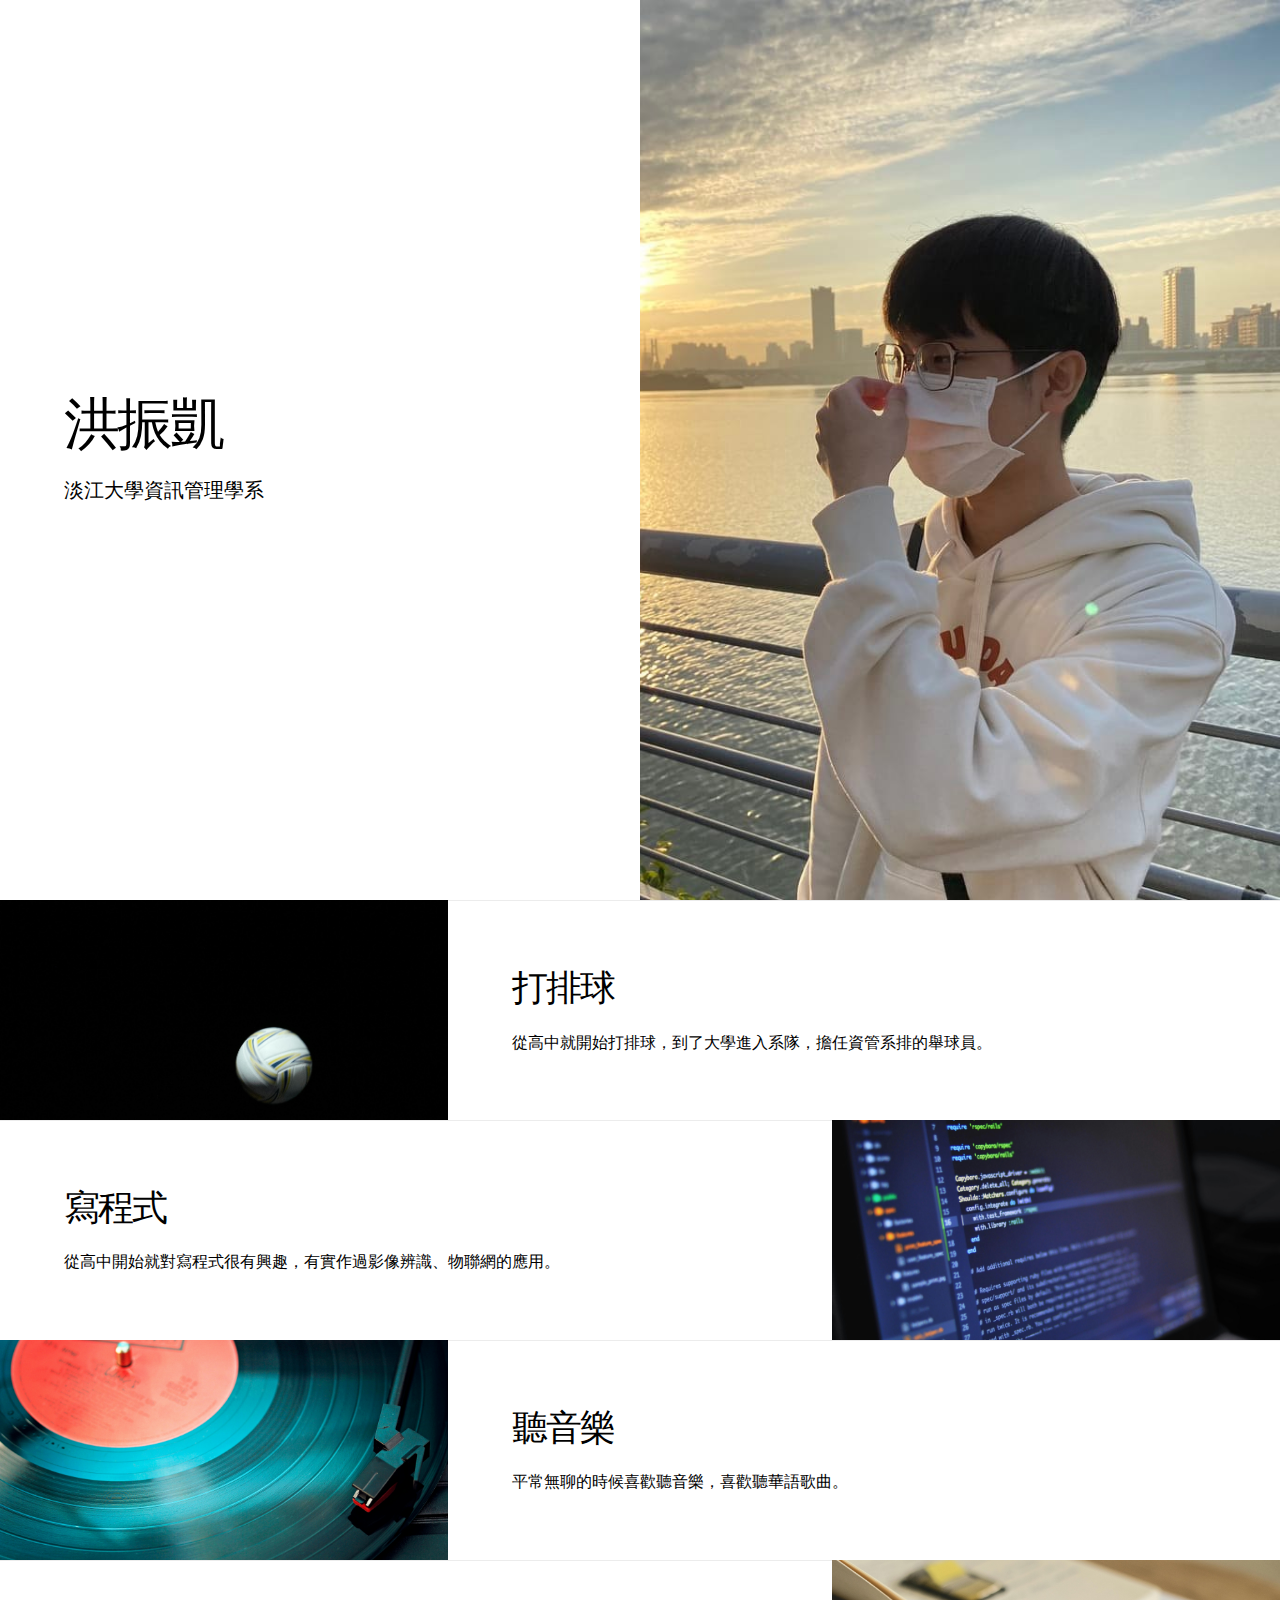
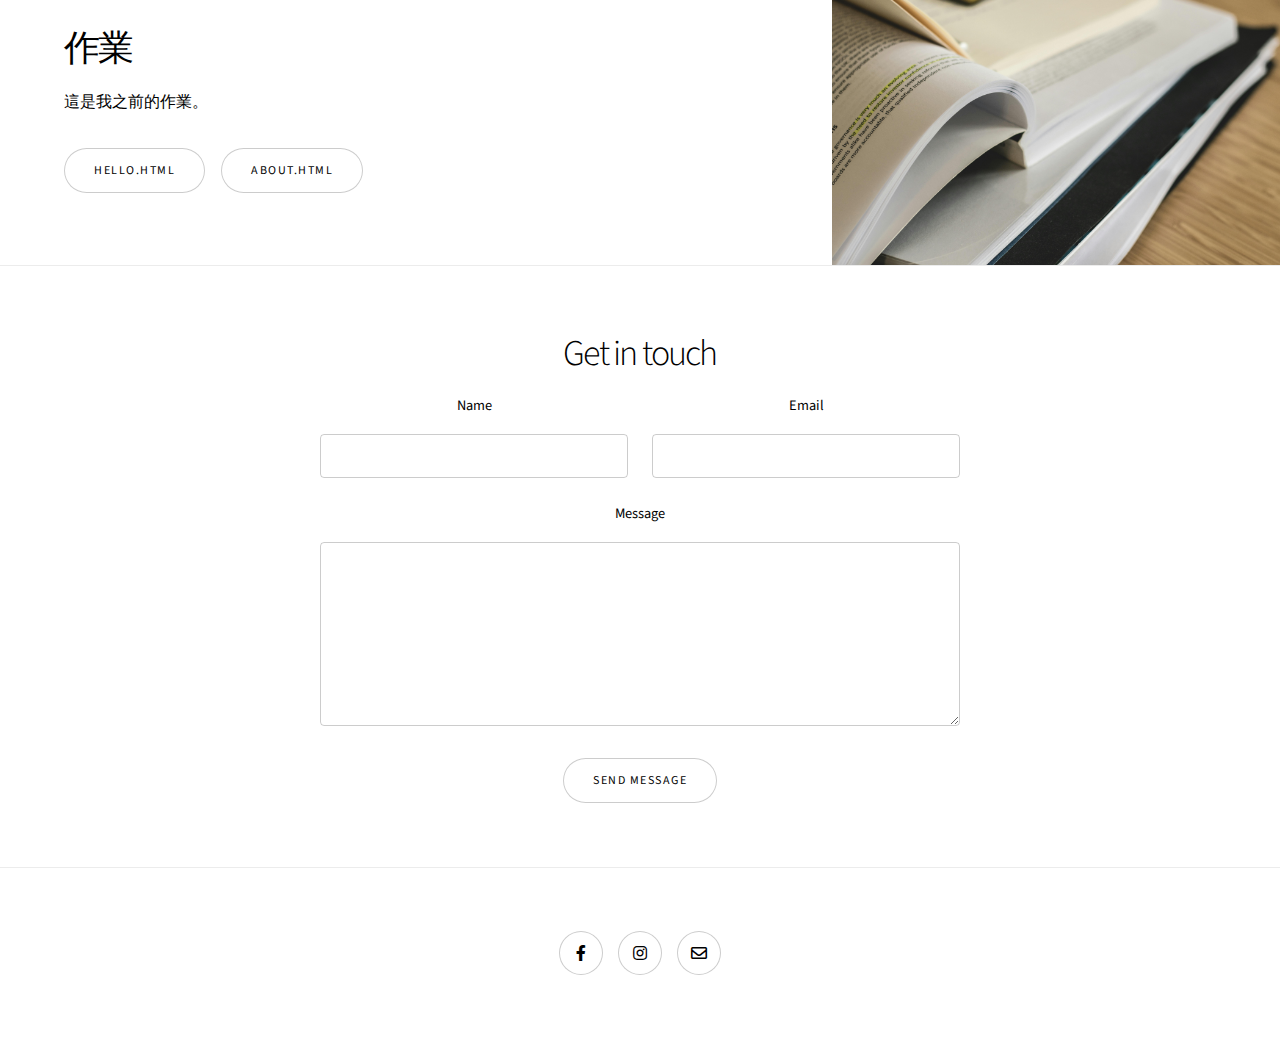
<file: index.html>
<html>
	<head>
		<title>洪振凱的自我介紹</title>
		<meta charset="utf-8" />
		<meta name="viewport" content="width=device-width, initial-scale=1, user-scalable=no" />
		<link rel="stylesheet" href="assets/css/main.css" />
		<noscript><link rel="stylesheet" href="assets/css/noscript.css" /></noscript>
	</head>
	<body class="is-preload">

		<!-- Wrapper -->
			<div id="wrapper" class="divided">

				<!-- One -->
					<section class="banner style1 orient-left content-align-left image-position-right fullscreen onload-image-fade-in onload-content-fade-right" id="one">
						<div class="content">
							<h1>洪振凱</h1>
							<p class="major">淡江大學資訊管理學系</p>
						</div>
						<div class="image">
							<img src="images/me.jpg" alt="me"/>
						</div>
					</section>

				<!-- Two -->
					<section class="spotlight style1 orient-right content-align-left image-position-center onscroll-image-fade-in" id="two">
						<div class="content">
							<h2>打排球</h2>
							<p>從高中就開始打排球，到了大學進入系隊，擔任資管系排的舉球員。</p>
						</div>
						<div class="image">
							<img src="images/volley.jpg" alt="volley"/>
						</div>
					</section>

				<!-- Three -->
					<section class="spotlight style1 orient-left content-align-left image-position-center onscroll-image-fade-in" id="three">
						<div class="content">
							<h2>寫程式</h2>
							<p>從高中開始就對寫程式很有興趣，有實作過影像辨識、物聯網的應用。</p>
						</div>
						<div class="image">
							<img src="images/program.jpg" alt="program"/>
						</div>
					</section>

				<!-- Four -->
					<section class="spotlight style1 orient-right content-align-left image-position-center onscroll-image-fade-in" id="four">
						<div class="content">
							<h2>聽音樂</h2>
							<p>平常無聊的時候喜歡聽音樂，喜歡聽華語歌曲。</p>
						</div>
						<div class="image">
							<img src="images/music.jpg" alt="music"/>
						</div>
					</section>

				<!-- Five -->
					<section class="spotlight style1 orient-left content-align-left image-position-center onscroll-image-fade-in" id="five">
						<div class="content">
							<h2>作業</h2>
							<p>這是我之前的作業。</p>
							<ul class="actions">
								<li><a href="https://github.com/kevin083177/113-1-TKU-Web/blob/main/hello.html" class="button">Hello.html</a></li>
								<li><a href="https://github.com/kevin083177/113-1-TKU-Web/blob/main/about.html" class="button">About.html</a></li>
							</ul>
						</div>
						<div class="image">
							<img src="images/hw.jpg" alt="homework"/>
						</div>
					</section>

				<!-- Six -->
					<section class="wrapper style1 align-center" id="six">
						<div class="inner medium">
							<h2>Get in touch</h2>
							<form method="post" action="#">
								<div class="fields">
									<div class="field half">
										<label for="name">Name</label>
										<input type="text" name="name" id="name" value="" />
									</div>
									<div class="field half">
										<label for="email">Email</label>
										<input type="email" name="email" id="email" value="" />
									</div>
									<div class="field">
										<label for="message">Message</label>
										<textarea name="message" id="message" rows="6"></textarea>
									</div>
								</div>
								<ul class="actions special">
									<li><input type="submit" name="submit" id="submit" value="Send Message" /></li>
								</ul>
							</form>

						</div>
					</section>

				<!-- Footer -->
					<footer class="wrapper style1 align-center" id="footer">
						<div class="inner">
							<ul class="icons">
								<li><a href="https://www.facebook.com/kevin083177" class="icon brands style2 fa-facebook-f"><span class="label">Facebook</span></a></li>
								<li><a href="https://www.instagram.com/kz.__.1014/" class="icon brands style2 fa-instagram"><span class="label">Instagram</span></a></li>
								<li><a href="https://mail.google.com/mail/u/0/#inbox?compose=GTvVlcSGLdbSXhHJspfFdxBrrnqbrfpHDFmSpJJgmwMgJlbthCGxLHnpGMbbgPkjfBKZKZVPqSCJM" class="icon style2 fa-envelope"><span class="label">Email</span></a></li>
							</ul>
						</div>
					</footer>

			</div>

		<!-- Scripts -->
			<script src="assets/js/jquery.min.js"></script>
			<script src="assets/js/jquery.scrollex.min.js"></script>
			<script src="assets/js/jquery.scrolly.min.js"></script>
			<script src="assets/js/browser.min.js"></script>
			<script src="assets/js/breakpoints.min.js"></script>
			<script src="assets/js/util.js"></script>
			<script src="assets/js/main.js"></script>

	</body>
</html>
</file>
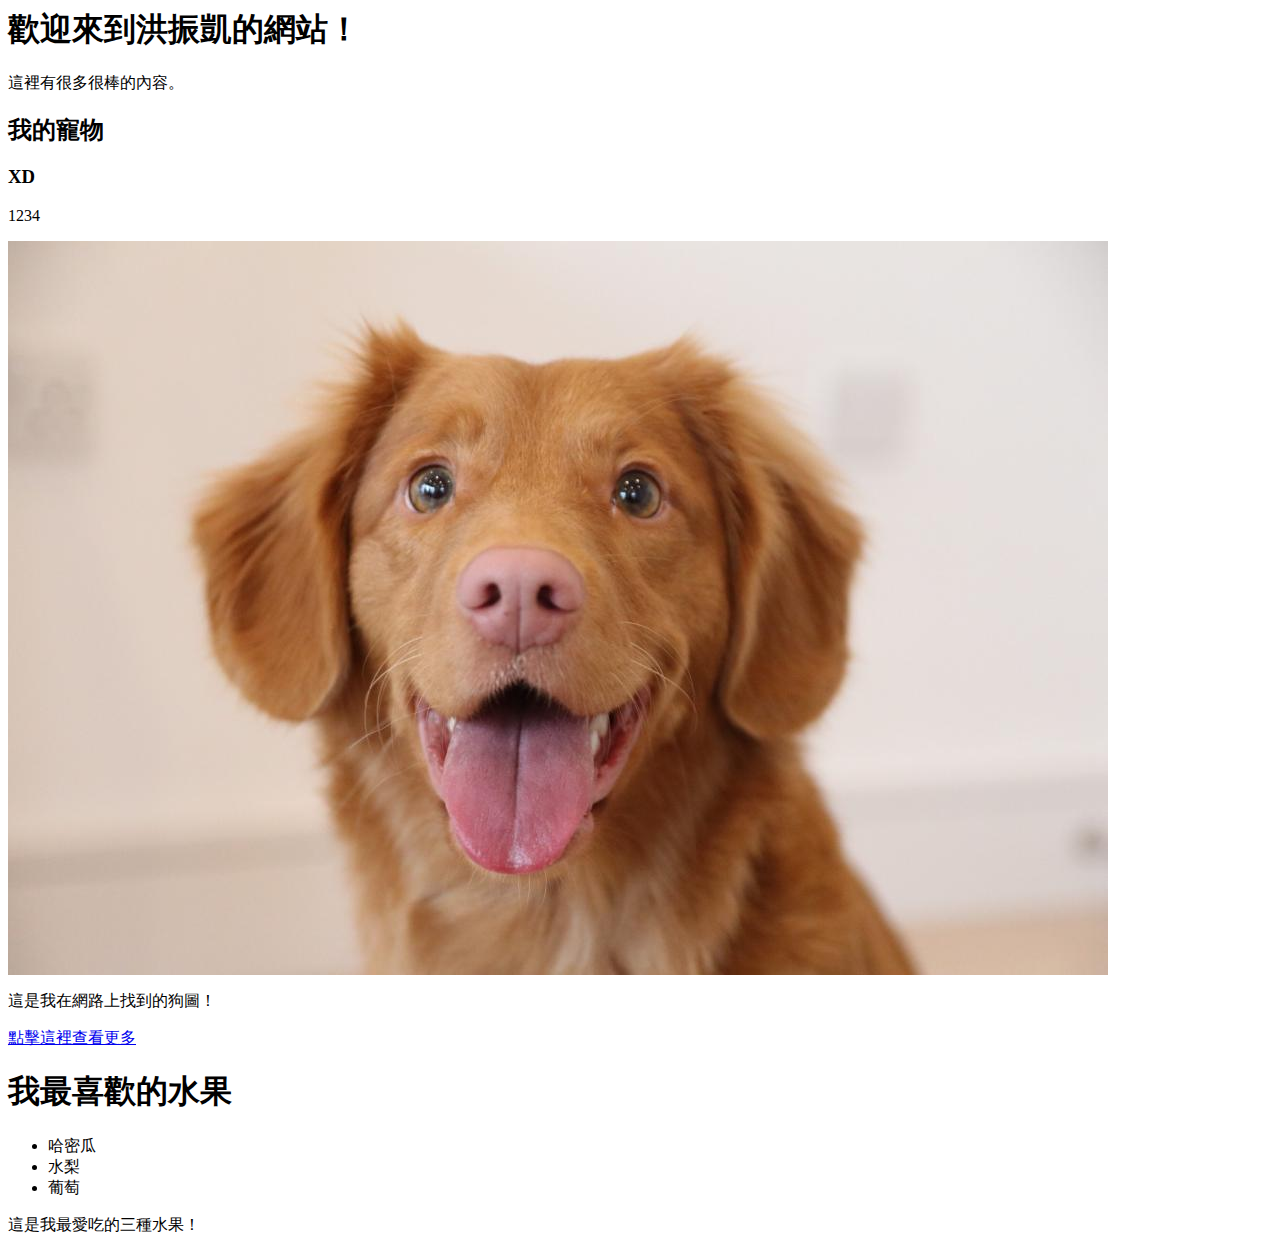
<file: hello.html>
<html>
  <title>洪振凱的網站</title>
<body>
  <h1>歡迎來到洪振凱的網站！</h1>
<p>這裡有很多很棒的內容。</p>

<h2>我的寵物</h2>
<h3>XD</h3>
<div>
  <p>1234</p>
</div>
<img src="dog.jpg" alt="一隻狗">
<p>這是我在網路上找到的狗圖！</p>
<a href="https://cdn-prod.medicalnewstoday.com/content/images/articles/322/322868/golden-retriever-puppy.jpg">點擊這裡查看更多</a>

<h1>我最喜歡的水果</h1>
<ul>
  <li>哈密瓜</li>
  <li>水梨</li>
  <li>葡萄</li>
</ul>
<p>這是我最愛吃的三種水果！</p>
</body></html>
</file>
<file: assets/css/noscript.css>
/*
	Story by HTML5 UP
	html5up.net | @ajlkn
	Free for personal and commercial use under the CCA 3.0 license (html5up.net/license)
*/

/* Banner (transitions) */

	.banner.onload-content-fade-up .content {
		-moz-transition: none;
		-webkit-transition: none;
		-ms-transition: none;
		transition: none;
	}

	body.is-preload .banner.onload-content-fade-up .content {
		-moz-transform: none;
		-webkit-transform: none;
		-ms-transform: none;
		transform: none;
		opacity: 1;
	}

	.banner.onload-content-fade-down .content {
		-moz-transition: none;
		-webkit-transition: none;
		-ms-transition: none;
		transition: none;
	}

	body.is-preload .banner.onload-content-fade-down .content {
		-moz-transform: none;
		-webkit-transform: none;
		-ms-transform: none;
		transform: none;
		opacity: 1;
	}

	.banner.onload-content-fade-left .content {
		-moz-transition: none;
		-webkit-transition: none;
		-ms-transition: none;
		transition: none;
	}

	body.is-preload .banner.onload-content-fade-left .content {
		-moz-transform: none;
		-webkit-transform: none;
		-ms-transform: none;
		transform: none;
		opacity: 1;
	}

	.banner.onload-content-fade-right .content {
		-moz-transition: none;
		-webkit-transition: none;
		-ms-transition: none;
		transition: none;
	}

	body.is-preload .banner.onload-content-fade-right .content {
		-moz-transform: none;
		-webkit-transform: none;
		-ms-transform: none;
		transform: none;
		opacity: 1;
	}

	.banner.onload-content-fade-in .content {
		-moz-transition: none;
		-webkit-transition: none;
		-ms-transition: none;
		transition: none;
	}

	body.is-preload .banner.onload-content-fade-in .content {
		-moz-transform: none;
		-webkit-transform: none;
		-ms-transform: none;
		transform: none;
		opacity: 1;
	}

	.banner.onload-image-fade-up .image {
		-moz-transition: none;
		-webkit-transition: none;
		-ms-transition: none;
		transition: none;
	}

		.banner.onload-image-fade-up .image img {
			-moz-transition: none;
			-webkit-transition: none;
			-ms-transition: none;
			transition: none;
		}

	body.is-preload .banner.onload-image-fade-up .image {
		-moz-transform: none;
		-webkit-transform: none;
		-ms-transform: none;
		transform: none;
		opacity: 1;
	}

		body.is-preload .banner.onload-image-fade-up .image img {
			opacity: 1;
		}

	.banner.onload-image-fade-down .image {
		-moz-transition: none;
		-webkit-transition: none;
		-ms-transition: none;
		transition: none;
	}

		.banner.onload-image-fade-down .image img {
			-moz-transition: none;
			-webkit-transition: none;
			-ms-transition: none;
			transition: none;
		}

	body.is-preload .banner.onload-image-fade-down .image {
		-moz-transform: none;
		-webkit-transform: none;
		-ms-transform: none;
		transform: none;
		opacity: 1;
	}

		body.is-preload .banner.onload-image-fade-down .image img {
			opacity: 1;
		}

	.banner.onload-image-fade-left .image {
		-moz-transition: none;
		-webkit-transition: none;
		-ms-transition: none;
		transition: none;
	}

		.banner.onload-image-fade-left .image img {
			-moz-transition: none;
			-webkit-transition: none;
			-ms-transition: none;
			transition: none;
		}

	body.is-preload .banner.onload-image-fade-left .image {
		-moz-transform: none;
		-webkit-transform: none;
		-ms-transform: none;
		transform: none;
		opacity: 1;
	}

		body.is-preload .banner.onload-image-fade-left .image img {
			opacity: 1;
		}

	.banner.onload-image-fade-right .image {
		-moz-transition: none;
		-webkit-transition: none;
		-ms-transition: none;
		transition: none;
	}

		.banner.onload-image-fade-right .image img {
			-moz-transition: none;
			-webkit-transition: none;
			-ms-transition: none;
			transition: none;
		}

	body.is-preload .banner.onload-image-fade-right .image {
		-moz-transform: none;
		-webkit-transform: none;
		-ms-transform: none;
		transform: none;
		opacity: 1;
	}

		body.is-preload .banner.onload-image-fade-right .image img {
			opacity: 1;
		}

	.banner.onload-image-fade-in .image img {
		-moz-transition: none;
		-webkit-transition: none;
		-ms-transition: none;
		transition: none;
	}

	body.is-preload .banner.onload-image-fade-in .image img {
		opacity: 1;
	}

	.banner.onscroll-content-fade-up .content {
		-moz-transition: none;
		-webkit-transition: none;
		-ms-transition: none;
		transition: none;
	}

	.banner.onscroll-content-fade-up.is-inactive .content {
		-moz-transform: none;
		-webkit-transform: none;
		-ms-transform: none;
		transform: none;
		opacity: 1;
	}

	.banner.onscroll-content-fade-down .content {
		-moz-transition: none;
		-webkit-transition: none;
		-ms-transition: none;
		transition: none;
	}

	.banner.onscroll-content-fade-down.is-inactive .content {
		-moz-transform: none;
		-webkit-transform: none;
		-ms-transform: none;
		transform: none;
		opacity: 1;
	}

	.banner.onscroll-content-fade-left .content {
		-moz-transition: none;
		-webkit-transition: none;
		-ms-transition: none;
		transition: none;
	}

	.banner.onscroll-content-fade-left.is-inactive .content {
		-moz-transform: none;
		-webkit-transform: none;
		-ms-transform: none;
		transform: none;
		opacity: 1;
	}

	.banner.onscroll-content-fade-right .content {
		-moz-transition: none;
		-webkit-transition: none;
		-ms-transition: none;
		transition: none;
	}

	.banner.onscroll-content-fade-right.is-inactive .content {
		-moz-transform: none;
		-webkit-transform: none;
		-ms-transform: none;
		transform: none;
		opacity: 1;
	}

	.banner.onscroll-content-fade-in .content {
		-moz-transition: none;
		-webkit-transition: none;
		-ms-transition: none;
		transition: none;
	}

	.banner.onscroll-content-fade-in.is-inactive .content {
		-moz-transform: none;
		-webkit-transform: none;
		-ms-transform: none;
		transform: none;
		opacity: 1;
	}

	.banner.onscroll-image-fade-up .image {
		-moz-transition: none;
		-webkit-transition: none;
		-ms-transition: none;
		transition: none;
	}

		.banner.onscroll-image-fade-up .image img {
			-moz-transition: none;
			-webkit-transition: none;
			-ms-transition: none;
			transition: none;
		}

	.banner.onscroll-image-fade-up.is-inactive .image {
		-moz-transform: none;
		-webkit-transform: none;
		-ms-transform: none;
		transform: none;
		opacity: 1;
	}

		.banner.onscroll-image-fade-up.is-inactive .image img {
			opacity: 1;
		}

	.banner.onscroll-image-fade-down .image {
		-moz-transition: none;
		-webkit-transition: none;
		-ms-transition: none;
		transition: none;
	}

		.banner.onscroll-image-fade-down .image img {
			-moz-transition: none;
			-webkit-transition: none;
			-ms-transition: none;
			transition: none;
		}

	.banner.onscroll-image-fade-down.is-inactive .image {
		-moz-transform: none;
		-webkit-transform: none;
		-ms-transform: none;
		transform: none;
		opacity: 1;
	}

		.banner.onscroll-image-fade-down.is-inactive .image img {
			opacity: 1;
		}

	.banner.onscroll-image-fade-left .image {
		-moz-transition: none;
		-webkit-transition: none;
		-ms-transition: none;
		transition: none;
	}

		.banner.onscroll-image-fade-left .image img {
			-moz-transition: none;
			-webkit-transition: none;
			-ms-transition: none;
			transition: none;
		}

	.banner.onscroll-image-fade-left.is-inactive .image {
		-moz-transform: none;
		-webkit-transform: none;
		-ms-transform: none;
		transform: none;
		opacity: 1;
	}

		.banner.onscroll-image-fade-left.is-inactive .image img {
			opacity: 1;
		}

	.banner.onscroll-image-fade-right .image {
		-moz-transition: none;
		-webkit-transition: none;
		-ms-transition: none;
		transition: none;
	}

		.banner.onscroll-image-fade-right .image img {
			-moz-transition: none;
			-webkit-transition: none;
			-ms-transition: none;
			transition: none;
		}

	.banner.onscroll-image-fade-right.is-inactive .image {
		-moz-transform: none;
		-webkit-transform: none;
		-ms-transform: none;
		transform: none;
		opacity: 1;
	}

		.banner.onscroll-image-fade-right.is-inactive .image img {
			opacity: 1;
		}

	.banner.onscroll-image-fade-in .image img {
		-moz-transition: none;
		-webkit-transition: none;
		-ms-transition: none;
		transition: none;
	}

	.banner.onscroll-image-fade-in.is-inactive .image img {
		opacity: 1;
	}
</file>
<file: assets/css/main.css>
@import url(fontawesome-all.min.css);
@import url("https://fonts.googleapis.com/css?family=Source+Sans+Pro:300,300i,400,400i");

/*
	Story by HTML5 UP
	html5up.net | @ajlkn
	Free for personal and commercial use under the CCA 3.0 license (html5up.net/license)
*/

html, body, div, span, applet, object,
iframe, h1, h2, h3, h4, h5, h6, p, blockquote,
pre, a, abbr, acronym, address, big, cite,
code, del, dfn, em, img, ins, kbd, q, s, samp,
small, strike, strong, sub, sup, tt, var, b,
u, i, center, dl, dt, dd, ol, ul, li, fieldset,
form, label, legend, table, caption, tbody,
tfoot, thead, tr, th, td, article, aside,
canvas, details, embed, figure, figcaption,
footer, header, hgroup, menu, nav, output, ruby,
section, summary, time, mark, audio, video {
	margin: 0;
	padding: 0;
	border: 0;
	font-size: 100%;
	font: inherit;
	vertical-align: baseline;}

article, aside, details, figcaption, figure,
footer, header, hgroup, menu, nav, section {
	display: block;}

body {
	line-height: 1;
}

ol, ul {
	list-style: none;
}

blockquote, q {
	quotes: none;
}

	blockquote:before, blockquote:after, q:before, q:after {
		content: '';
		content: none;
	}

table {
	border-collapse: collapse;
	border-spacing: 0;
}

body {
	-webkit-text-size-adjust: none;
}

mark {
	background-color: transparent;
	color: inherit;
}

input::-moz-focus-inner {
	border: 0;
	padding: 0;
}

input, select, textarea {
	-moz-appearance: none;
	-webkit-appearance: none;
	-ms-appearance: none;
	appearance: none;
}

/* Basic */

	@-ms-viewport {
		width: device-width;
	}

	body {
		-ms-overflow-style: scrollbar;
	}

	@media screen and (max-width: 480px) {

		html, body {
			min-width: 320px;
		}

	}

	html {
		box-sizing: border-box;
	}

	*, *:before, *:after {
		box-sizing: inherit;
	}

	body {
		background: #ffffff;
	}

		body.is-preload *, body.is-preload *:before, body.is-preload *:after {
			-moz-animation: none !important;
			-webkit-animation: none !important;
			-ms-animation: none !important;
			animation: none !important;
			-moz-transition: none !important;
			-webkit-transition: none !important;
			-ms-transition: none !important;
			transition: none !important;
		}

/* Type */

	html {
		font-size: 18pt;
	}

		@media screen and (max-width: 1680px) {

			html {
				font-size: 14pt;
			}

		}

		@media screen and (max-width: 1280px) {

			html {
				font-size: 12pt;
			}

		}

		@media screen and (max-width: 736px) {

			html {
				font-size: 11pt;
			}

		}

		@media screen and (max-width: 360px) {

			html {
				font-size: 10pt;
			}

		}

	body {
		background-color: #ffffff;
		color: #000000;
	}

	body, input, select, textarea {
		font-family: "Source Sans Pro", Helvetica, sans-serif;
		font-size: 1rem;
		font-weight: 300;
		line-height: 1.65;
	}

	a {
		-moz-transition: color 0.2s ease-in-out;
		-webkit-transition: color 0.2s ease-in-out;
		-ms-transition: color 0.2s ease-in-out;
		transition: color 0.2s ease-in-out;
		text-decoration: underline;
	}

		a:hover {
			text-decoration: none;
		}

	strong, b {
		font-weight: 400;
	}

	em, i {
		font-style: italic;
	}

	p {
		margin: 0 0 2rem 0;
	}

		p.major {
			font-size: 1.25rem;
		}

	h1, h2, h3, h4, h5, h6 {
		font-weight: 300;
		line-height: 1.375;
		letter-spacing: -0.05em;
		margin: 0 0 1rem 0;
	}

		h1 a, h2 a, h3 a, h4 a, h5 a, h6 a {
			color: inherit;
			text-decoration: none;
		}

	h1 {
		font-size: 3.5rem;
		line-height: 1.2;
	}

	h2 {
		font-size: 2.25rem;
	}

	h3 {
		font-size: 1.5rem;
	}

	h4 {
		font-size: 1.1rem;
	}

	h5 {
		font-size: 0.9rem;
	}

	h6 {
		font-size: 0.7rem;
	}

	sub {
		font-size: 0.8rem;
		position: relative;
		top: 0.5rem;
	}

	sup {
		font-size: 0.8rem;
		position: relative;
		top: -0.5rem;
	}

	blockquote {
		border-left: solid 4px;
		font-style: italic;
		margin: 0 0 2rem 0;
		padding: 0.5rem 0 0.5rem 2rem;
	}

	code {
		border-radius: 4px;
		font-family: "Courier New", monospace;
		font-size: 0.9em;
		margin: 0 0.25rem;
		padding: 0.25rem 0.325rem;
	}

	pre {
		-webkit-overflow-scrolling: touch;
		font-family: "Courier New", monospace;
		font-size: 0.9em;
		margin: 0 0 2rem 0;
	}

		pre code {
			display: block;
			line-height: 1.5;
			padding: 0.75rem 1rem;
			overflow-x: auto;
		}

	hr {
		border: 0;
		border-bottom: solid 1px;
		margin: 2.5rem 0;
	}

		hr.major {
			margin: 3.5rem 0;
		}

	.align-left {
		text-align: left;
	}

	.align-center {
		text-align: center;
	}

	.align-right {
		text-align: right;
	}

	@media screen and (max-width: 736px) {

		p.major {
			font-size: 1.1rem;
		}

		h1 {
			font-size: 2.5rem;
		}

		h2 {
			font-size: 2rem;
		}

		h3 {
			font-size: 1.25rem;
		}

		h4 {
			font-size: 1rem;
		}

	}

	input, select, textarea {
		color: #000000;
	}

	a {
		color: #000000;
	}

		a:hover {
			color: #47D3E5;
		}

	strong, b {
		color: #000000;
	}

	h1, h2, h3, h4, h5, h6 {
		color: #000000;
	}

	blockquote {
		border-left-color: rgba(0, 0, 0, 0.2);
	}

	code {
		background: rgba(0, 0, 0, 0.05);
		border-color: rgba(0, 0, 0, 0.2);
	}

	hr {
		border-bottom-color: rgba(0, 0, 0, 0.2);
	}

/* Row */

	.row {
		display: flex;
		flex-wrap: wrap;
		box-sizing: border-box;
		align-items: stretch;
	}

		.row > * {
			box-sizing: border-box;
		}

		.row.gtr-uniform > * > :last-child {
			margin-bottom: 0;
		}

		.row.aln-left {
			justify-content: flex-start;
		}

		.row.aln-center {
			justify-content: center;
		}

		.row.aln-right {
			justify-content: flex-end;
		}

		.row.aln-top {
			align-items: flex-start;
		}

		.row.aln-middle {
			align-items: center;
		}

		.row.aln-bottom {
			align-items: flex-end;
		}

		.row > .imp {
			order: -1;
		}

		.row > .col-1 {
			width: 8.33333%;
		}

		.row > .off-1 {
			margin-left: 8.33333%;
		}

		.row > .col-2 {
			width: 16.66667%;
		}

		.row > .off-2 {
			margin-left: 16.66667%;
		}

		.row > .col-3 {
			width: 25%;
		}

		.row > .off-3 {
			margin-left: 25%;
		}

		.row > .col-4 {
			width: 33.33333%;
		}

		.row > .off-4 {
			margin-left: 33.33333%;
		}

		.row > .col-5 {
			width: 41.66667%;
		}

		.row > .off-5 {
			margin-left: 41.66667%;
		}

		.row > .col-6 {
			width: 50%;
		}

		.row > .off-6 {
			margin-left: 50%;
		}

		.row > .col-7 {
			width: 58.33333%;
		}

		.row > .off-7 {
			margin-left: 58.33333%;
		}

		.row > .col-8 {
			width: 66.66667%;
		}

		.row > .off-8 {
			margin-left: 66.66667%;
		}

		.row > .col-9 {
			width: 75%;
		}

		.row > .off-9 {
			margin-left: 75%;
		}

		.row > .col-10 {
			width: 83.33333%;
		}

		.row > .off-10 {
			margin-left: 83.33333%;
		}

		.row > .col-11 {
			width: 91.66667%;
		}

		.row > .off-11 {
			margin-left: 91.66667%;
		}

		.row > .col-12 {
			width: 100%;
		}

		.row > .off-12 {
			margin-left: 100%;
		}

		.row.gtr-0 {
			margin-top: 0;
			margin-left: 0rem;
		}

			.row.gtr-0 > * {
				padding: 0 0 0 0rem;
			}

			.row.gtr-0.gtr-uniform {
				margin-top: 0rem;
			}

				.row.gtr-0.gtr-uniform > * {
					padding-top: 0rem;
				}

		.row.gtr-25 {
			margin-top: 0;
			margin-left: -0.5rem;
		}

			.row.gtr-25 > * {
				padding: 0 0 0 0.5rem;
			}

			.row.gtr-25.gtr-uniform {
				margin-top: -0.5rem;
			}

				.row.gtr-25.gtr-uniform > * {
					padding-top: 0.5rem;
				}

		.row.gtr-50 {
			margin-top: 0;
			margin-left: -1rem;
		}

			.row.gtr-50 > * {
				padding: 0 0 0 1rem;
			}

			.row.gtr-50.gtr-uniform {
				margin-top: -1rem;
			}

				.row.gtr-50.gtr-uniform > * {
					padding-top: 1rem;
				}

		.row {
			margin-top: 0;
			margin-left: -2rem;
		}

			.row > * {
				padding: 0 0 0 2rem;
			}

			.row.gtr-uniform {
				margin-top: -2rem;
			}

				.row.gtr-uniform > * {
					padding-top: 2rem;
				}

		.row.gtr-150 {
			margin-top: 0;
			margin-left: -3rem;
		}

			.row.gtr-150 > * {
				padding: 0 0 0 3rem;
			}

			.row.gtr-150.gtr-uniform {
				margin-top: -3rem;
			}

				.row.gtr-150.gtr-uniform > * {
					padding-top: 3rem;
				}

		.row.gtr-200 {
			margin-top: 0;
			margin-left: -4rem;
		}

			.row.gtr-200 > * {
				padding: 0 0 0 4rem;
			}

			.row.gtr-200.gtr-uniform {
				margin-top: -4rem;
			}

				.row.gtr-200.gtr-uniform > * {
					padding-top: 4rem;
				}

		@media screen and (max-width: 1680px) {

			.row {
				display: flex;
				flex-wrap: wrap;
				box-sizing: border-box;
				align-items: stretch;
			}

				.row > * {
					box-sizing: border-box;
				}

				.row.gtr-uniform > * > :last-child {
					margin-bottom: 0;
				}

				.row.aln-left {
					justify-content: flex-start;
				}

				.row.aln-center {
					justify-content: center;
				}

				.row.aln-right {
					justify-content: flex-end;
				}

				.row.aln-top {
					align-items: flex-start;
				}

				.row.aln-middle {
					align-items: center;
				}

				.row.aln-bottom {
					align-items: flex-end;
				}

				.row > .imp-xlarge {
					order: -1;
				}

				.row > .col-1-xlarge {
					width: 8.33333%;
				}

				.row > .off-1-xlarge {
					margin-left: 8.33333%;
				}

				.row > .col-2-xlarge {
					width: 16.66667%;
				}

				.row > .off-2-xlarge {
					margin-left: 16.66667%;
				}

				.row > .col-3-xlarge {
					width: 25%;
				}

				.row > .off-3-xlarge {
					margin-left: 25%;
				}

				.row > .col-4-xlarge {
					width: 33.33333%;
				}

				.row > .off-4-xlarge {
					margin-left: 33.33333%;
				}

				.row > .col-5-xlarge {
					width: 41.66667%;
				}

				.row > .off-5-xlarge {
					margin-left: 41.66667%;
				}

				.row > .col-6-xlarge {
					width: 50%;
				}

				.row > .off-6-xlarge {
					margin-left: 50%;
				}

				.row > .col-7-xlarge {
					width: 58.33333%;
				}

				.row > .off-7-xlarge {
					margin-left: 58.33333%;
				}

				.row > .col-8-xlarge {
					width: 66.66667%;
				}

				.row > .off-8-xlarge {
					margin-left: 66.66667%;
				}

				.row > .col-9-xlarge {
					width: 75%;
				}

				.row > .off-9-xlarge {
					margin-left: 75%;
				}

				.row > .col-10-xlarge {
					width: 83.33333%;
				}

				.row > .off-10-xlarge {
					margin-left: 83.33333%;
				}

				.row > .col-11-xlarge {
					width: 91.66667%;
				}

				.row > .off-11-xlarge {
					margin-left: 91.66667%;
				}

				.row > .col-12-xlarge {
					width: 100%;
				}

				.row > .off-12-xlarge {
					margin-left: 100%;
				}

				.row.gtr-0 {
					margin-top: 0;
					margin-left: 0rem;
				}

					.row.gtr-0 > * {
						padding: 0 0 0 0rem;
					}

					.row.gtr-0.gtr-uniform {
						margin-top: 0rem;
					}

						.row.gtr-0.gtr-uniform > * {
							padding-top: 0rem;
						}

				.row.gtr-25 {
					margin-top: 0;
					margin-left: -0.5rem;
				}

					.row.gtr-25 > * {
						padding: 0 0 0 0.5rem;
					}

					.row.gtr-25.gtr-uniform {
						margin-top: -0.5rem;
					}

						.row.gtr-25.gtr-uniform > * {
							padding-top: 0.5rem;
						}

				.row.gtr-50 {
					margin-top: 0;
					margin-left: -1rem;
				}

					.row.gtr-50 > * {
						padding: 0 0 0 1rem;
					}

					.row.gtr-50.gtr-uniform {
						margin-top: -1rem;
					}

						.row.gtr-50.gtr-uniform > * {
							padding-top: 1rem;
						}

				.row {
					margin-top: 0;
					margin-left: -2rem;
				}

					.row > * {
						padding: 0 0 0 2rem;
					}

					.row.gtr-uniform {
						margin-top: -2rem;
					}

						.row.gtr-uniform > * {
							padding-top: 2rem;
						}

				.row.gtr-150 {
					margin-top: 0;
					margin-left: -3rem;
				}

					.row.gtr-150 > * {
						padding: 0 0 0 3rem;
					}

					.row.gtr-150.gtr-uniform {
						margin-top: -3rem;
					}

						.row.gtr-150.gtr-uniform > * {
							padding-top: 3rem;
						}

				.row.gtr-200 {
					margin-top: 0;
					margin-left: -4rem;
				}

					.row.gtr-200 > * {
						padding: 0 0 0 4rem;
					}

					.row.gtr-200.gtr-uniform {
						margin-top: -4rem;
					}

						.row.gtr-200.gtr-uniform > * {
							padding-top: 4rem;
						}

		}

		@media screen and (max-width: 1280px) {

			.row {
				display: flex;
				flex-wrap: wrap;
				box-sizing: border-box;
				align-items: stretch;
			}

				.row > * {
					box-sizing: border-box;
				}

				.row.gtr-uniform > * > :last-child {
					margin-bottom: 0;
				}

				.row.aln-left {
					justify-content: flex-start;
				}

				.row.aln-center {
					justify-content: center;
				}

				.row.aln-right {
					justify-content: flex-end;
				}

				.row.aln-top {
					align-items: flex-start;
				}

				.row.aln-middle {
					align-items: center;
				}

				.row.aln-bottom {
					align-items: flex-end;
				}

				.row > .imp-large {
					order: -1;
				}

				.row > .col-1-large {
					width: 8.33333%;
				}

				.row > .off-1-large {
					margin-left: 8.33333%;
				}

				.row > .col-2-large {
					width: 16.66667%;
				}

				.row > .off-2-large {
					margin-left: 16.66667%;
				}

				.row > .col-3-large {
					width: 25%;
				}

				.row > .off-3-large {
					margin-left: 25%;
				}

				.row > .col-4-large {
					width: 33.33333%;
				}

				.row > .off-4-large {
					margin-left: 33.33333%;
				}

				.row > .col-5-large {
					width: 41.66667%;
				}

				.row > .off-5-large {
					margin-left: 41.66667%;
				}

				.row > .col-6-large {
					width: 50%;
				}

				.row > .off-6-large {
					margin-left: 50%;
				}

				.row > .col-7-large {
					width: 58.33333%;
				}

				.row > .off-7-large {
					margin-left: 58.33333%;
				}

				.row > .col-8-large {
					width: 66.66667%;
				}

				.row > .off-8-large {
					margin-left: 66.66667%;
				}

				.row > .col-9-large {
					width: 75%;
				}

				.row > .off-9-large {
					margin-left: 75%;
				}

				.row > .col-10-large {
					width: 83.33333%;
				}

				.row > .off-10-large {
					margin-left: 83.33333%;
				}

				.row > .col-11-large {
					width: 91.66667%;
				}

				.row > .off-11-large {
					margin-left: 91.66667%;
				}

				.row > .col-12-large {
					width: 100%;
				}

				.row > .off-12-large {
					margin-left: 100%;
				}

				.row.gtr-0 {
					margin-top: 0;
					margin-left: 0rem;
				}

					.row.gtr-0 > * {
						padding: 0 0 0 0rem;
					}

					.row.gtr-0.gtr-uniform {
						margin-top: 0rem;
					}

						.row.gtr-0.gtr-uniform > * {
							padding-top: 0rem;
						}

				.row.gtr-25 {
					margin-top: 0;
					margin-left: -0.5rem;
				}

					.row.gtr-25 > * {
						padding: 0 0 0 0.5rem;
					}

					.row.gtr-25.gtr-uniform {
						margin-top: -0.5rem;
					}

						.row.gtr-25.gtr-uniform > * {
							padding-top: 0.5rem;
						}

				.row.gtr-50 {
					margin-top: 0;
					margin-left: -1rem;
				}

					.row.gtr-50 > * {
						padding: 0 0 0 1rem;
					}

					.row.gtr-50.gtr-uniform {
						margin-top: -1rem;
					}

						.row.gtr-50.gtr-uniform > * {
							padding-top: 1rem;
						}

				.row {
					margin-top: 0;
					margin-left: -2rem;
				}

					.row > * {
						padding: 0 0 0 2rem;
					}

					.row.gtr-uniform {
						margin-top: -2rem;
					}

						.row.gtr-uniform > * {
							padding-top: 2rem;
						}

				.row.gtr-150 {
					margin-top: 0;
					margin-left: -3rem;
				}

					.row.gtr-150 > * {
						padding: 0 0 0 3rem;
					}

					.row.gtr-150.gtr-uniform {
						margin-top: -3rem;
					}

						.row.gtr-150.gtr-uniform > * {
							padding-top: 3rem;
						}

				.row.gtr-200 {
					margin-top: 0;
					margin-left: -4rem;
				}

					.row.gtr-200 > * {
						padding: 0 0 0 4rem;
					}

					.row.gtr-200.gtr-uniform {
						margin-top: -4rem;
					}

						.row.gtr-200.gtr-uniform > * {
							padding-top: 4rem;
						}

		}

		@media screen and (max-width: 980px) {

			.row {
				display: flex;
				flex-wrap: wrap;
				box-sizing: border-box;
				align-items: stretch;
			}

				.row > * {
					box-sizing: border-box;
				}

				.row.gtr-uniform > * > :last-child {
					margin-bottom: 0;
				}

				.row.aln-left {
					justify-content: flex-start;
				}

				.row.aln-center {
					justify-content: center;
				}

				.row.aln-right {
					justify-content: flex-end;
				}

				.row.aln-top {
					align-items: flex-start;
				}

				.row.aln-middle {
					align-items: center;
				}

				.row.aln-bottom {
					align-items: flex-end;
				}

				.row > .imp-medium {
					order: -1;
				}

				.row > .col-1-medium {
					width: 8.33333%;
				}

				.row > .off-1-medium {
					margin-left: 8.33333%;
				}

				.row > .col-2-medium {
					width: 16.66667%;
				}

				.row > .off-2-medium {
					margin-left: 16.66667%;
				}

				.row > .col-3-medium {
					width: 25%;
				}

				.row > .off-3-medium {
					margin-left: 25%;
				}

				.row > .col-4-medium {
					width: 33.33333%;
				}

				.row > .off-4-medium {
					margin-left: 33.33333%;
				}

				.row > .col-5-medium {
					width: 41.66667%;
				}

				.row > .off-5-medium {
					margin-left: 41.66667%;
				}

				.row > .col-6-medium {
					width: 50%;
				}

				.row > .off-6-medium {
					margin-left: 50%;
				}

				.row > .col-7-medium {
					width: 58.33333%;
				}

				.row > .off-7-medium {
					margin-left: 58.33333%;
				}

				.row > .col-8-medium {
					width: 66.66667%;
				}

				.row > .off-8-medium {
					margin-left: 66.66667%;
				}

				.row > .col-9-medium {
					width: 75%;
				}

				.row > .off-9-medium {
					margin-left: 75%;
				}

				.row > .col-10-medium {
					width: 83.33333%;
				}

				.row > .off-10-medium {
					margin-left: 83.33333%;
				}

				.row > .col-11-medium {
					width: 91.66667%;
				}

				.row > .off-11-medium {
					margin-left: 91.66667%;
				}

				.row > .col-12-medium {
					width: 100%;
				}

				.row > .off-12-medium {
					margin-left: 100%;
				}

				.row.gtr-0 {
					margin-top: 0;
					margin-left: 0rem;
				}

					.row.gtr-0 > * {
						padding: 0 0 0 0rem;
					}

					.row.gtr-0.gtr-uniform {
						margin-top: 0rem;
					}

						.row.gtr-0.gtr-uniform > * {
							padding-top: 0rem;
						}

				.row.gtr-25 {
					margin-top: 0;
					margin-left: -0.5rem;
				}

					.row.gtr-25 > * {
						padding: 0 0 0 0.5rem;
					}

					.row.gtr-25.gtr-uniform {
						margin-top: -0.5rem;
					}

						.row.gtr-25.gtr-uniform > * {
							padding-top: 0.5rem;
						}

				.row.gtr-50 {
					margin-top: 0;
					margin-left: -1rem;
				}

					.row.gtr-50 > * {
						padding: 0 0 0 1rem;
					}

					.row.gtr-50.gtr-uniform {
						margin-top: -1rem;
					}

						.row.gtr-50.gtr-uniform > * {
							padding-top: 1rem;
						}

				.row {
					margin-top: 0;
					margin-left: -2rem;
				}

					.row > * {
						padding: 0 0 0 2rem;
					}

					.row.gtr-uniform {
						margin-top: -2rem;
					}

						.row.gtr-uniform > * {
							padding-top: 2rem;
						}

				.row.gtr-150 {
					margin-top: 0;
					margin-left: -3rem;
				}

					.row.gtr-150 > * {
						padding: 0 0 0 3rem;
					}

					.row.gtr-150.gtr-uniform {
						margin-top: -3rem;
					}

						.row.gtr-150.gtr-uniform > * {
							padding-top: 3rem;
						}

				.row.gtr-200 {
					margin-top: 0;
					margin-left: -4rem;
				}

					.row.gtr-200 > * {
						padding: 0 0 0 4rem;
					}

					.row.gtr-200.gtr-uniform {
						margin-top: -4rem;
					}

						.row.gtr-200.gtr-uniform > * {
							padding-top: 4rem;
						}

		}

		@media screen and (max-width: 736px) {

			.row {
				display: flex;
				flex-wrap: wrap;
				box-sizing: border-box;
				align-items: stretch;
			}

				.row > * {
					box-sizing: border-box;
				}

				.row.gtr-uniform > * > :last-child {
					margin-bottom: 0;
				}

				.row.aln-left {
					justify-content: flex-start;
				}

				.row.aln-center {
					justify-content: center;
				}

				.row.aln-right {
					justify-content: flex-end;
				}

				.row.aln-top {
					align-items: flex-start;
				}

				.row.aln-middle {
					align-items: center;
				}

				.row.aln-bottom {
					align-items: flex-end;
				}

				.row > .imp-small {
					order: -1;
				}

				.row > .col-1-small {
					width: 8.33333%;
				}

				.row > .off-1-small {
					margin-left: 8.33333%;
				}

				.row > .col-2-small {
					width: 16.66667%;
				}

				.row > .off-2-small {
					margin-left: 16.66667%;
				}

				.row > .col-3-small {
					width: 25%;
				}

				.row > .off-3-small {
					margin-left: 25%;
				}

				.row > .col-4-small {
					width: 33.33333%;
				}

				.row > .off-4-small {
					margin-left: 33.33333%;
				}

				.row > .col-5-small {
					width: 41.66667%;
				}

				.row > .off-5-small {
					margin-left: 41.66667%;
				}

				.row > .col-6-small {
					width: 50%;
				}

				.row > .off-6-small {
					margin-left: 50%;
				}

				.row > .col-7-small {
					width: 58.33333%;
				}

				.row > .off-7-small {
					margin-left: 58.33333%;
				}

				.row > .col-8-small {
					width: 66.66667%;
				}

				.row > .off-8-small {
					margin-left: 66.66667%;
				}

				.row > .col-9-small {
					width: 75%;
				}

				.row > .off-9-small {
					margin-left: 75%;
				}

				.row > .col-10-small {
					width: 83.33333%;
				}

				.row > .off-10-small {
					margin-left: 83.33333%;
				}

				.row > .col-11-small {
					width: 91.66667%;
				}

				.row > .off-11-small {
					margin-left: 91.66667%;
				}

				.row > .col-12-small {
					width: 100%;
				}

				.row > .off-12-small {
					margin-left: 100%;
				}

				.row.gtr-0 {
					margin-top: 0;
					margin-left: 0rem;
				}

					.row.gtr-0 > * {
						padding: 0 0 0 0rem;
					}

					.row.gtr-0.gtr-uniform {
						margin-top: 0rem;
					}

						.row.gtr-0.gtr-uniform > * {
							padding-top: 0rem;
						}

				.row.gtr-25 {
					margin-top: 0;
					margin-left: -0.5rem;
				}

					.row.gtr-25 > * {
						padding: 0 0 0 0.5rem;
					}

					.row.gtr-25.gtr-uniform {
						margin-top: -0.5rem;
					}

						.row.gtr-25.gtr-uniform > * {
							padding-top: 0.5rem;
						}

				.row.gtr-50 {
					margin-top: 0;
					margin-left: -1rem;
				}

					.row.gtr-50 > * {
						padding: 0 0 0 1rem;
					}

					.row.gtr-50.gtr-uniform {
						margin-top: -1rem;
					}

						.row.gtr-50.gtr-uniform > * {
							padding-top: 1rem;
						}

				.row {
					margin-top: 0;
					margin-left: -2rem;
				}

					.row > * {
						padding: 0 0 0 2rem;
					}

					.row.gtr-uniform {
						margin-top: -2rem;
					}

						.row.gtr-uniform > * {
							padding-top: 2rem;
						}

				.row.gtr-150 {
					margin-top: 0;
					margin-left: -3rem;
				}

					.row.gtr-150 > * {
						padding: 0 0 0 3rem;
					}

					.row.gtr-150.gtr-uniform {
						margin-top: -3rem;
					}

						.row.gtr-150.gtr-uniform > * {
							padding-top: 3rem;
						}

				.row.gtr-200 {
					margin-top: 0;
					margin-left: -4rem;
				}

					.row.gtr-200 > * {
						padding: 0 0 0 4rem;
					}

					.row.gtr-200.gtr-uniform {
						margin-top: -4rem;
					}

						.row.gtr-200.gtr-uniform > * {
							padding-top: 4rem;
						}

		}

		@media screen and (max-width: 480px) {

			.row {
				display: flex;
				flex-wrap: wrap;
				box-sizing: border-box;
				align-items: stretch;
			}

				.row > * {
					box-sizing: border-box;
				}

				.row.gtr-uniform > * > :last-child {
					margin-bottom: 0;
				}

				.row.aln-left {
					justify-content: flex-start;
				}

				.row.aln-center {
					justify-content: center;
				}

				.row.aln-right {
					justify-content: flex-end;
				}

				.row.aln-top {
					align-items: flex-start;
				}

				.row.aln-middle {
					align-items: center;
				}

				.row.aln-bottom {
					align-items: flex-end;
				}

				.row > .imp-xsmall {
					order: -1;
				}

				.row > .col-1-xsmall {
					width: 8.33333%;
				}

				.row > .off-1-xsmall {
					margin-left: 8.33333%;
				}

				.row > .col-2-xsmall {
					width: 16.66667%;
				}

				.row > .off-2-xsmall {
					margin-left: 16.66667%;
				}

				.row > .col-3-xsmall {
					width: 25%;
				}

				.row > .off-3-xsmall {
					margin-left: 25%;
				}

				.row > .col-4-xsmall {
					width: 33.33333%;
				}

				.row > .off-4-xsmall {
					margin-left: 33.33333%;
				}

				.row > .col-5-xsmall {
					width: 41.66667%;
				}

				.row > .off-5-xsmall {
					margin-left: 41.66667%;
				}

				.row > .col-6-xsmall {
					width: 50%;
				}

				.row > .off-6-xsmall {
					margin-left: 50%;
				}

				.row > .col-7-xsmall {
					width: 58.33333%;
				}

				.row > .off-7-xsmall {
					margin-left: 58.33333%;
				}

				.row > .col-8-xsmall {
					width: 66.66667%;
				}

				.row > .off-8-xsmall {
					margin-left: 66.66667%;
				}

				.row > .col-9-xsmall {
					width: 75%;
				}

				.row > .off-9-xsmall {
					margin-left: 75%;
				}

				.row > .col-10-xsmall {
					width: 83.33333%;
				}

				.row > .off-10-xsmall {
					margin-left: 83.33333%;
				}

				.row > .col-11-xsmall {
					width: 91.66667%;
				}

				.row > .off-11-xsmall {
					margin-left: 91.66667%;
				}

				.row > .col-12-xsmall {
					width: 100%;
				}

				.row > .off-12-xsmall {
					margin-left: 100%;
				}

				.row.gtr-0 {
					margin-top: 0;
					margin-left: 0rem;
				}

					.row.gtr-0 > * {
						padding: 0 0 0 0rem;
					}

					.row.gtr-0.gtr-uniform {
						margin-top: 0rem;
					}

						.row.gtr-0.gtr-uniform > * {
							padding-top: 0rem;
						}

				.row.gtr-25 {
					margin-top: 0;
					margin-left: -0.5rem;
				}

					.row.gtr-25 > * {
						padding: 0 0 0 0.5rem;
					}

					.row.gtr-25.gtr-uniform {
						margin-top: -0.5rem;
					}

						.row.gtr-25.gtr-uniform > * {
							padding-top: 0.5rem;
						}

				.row.gtr-50 {
					margin-top: 0;
					margin-left: -1rem;
				}

					.row.gtr-50 > * {
						padding: 0 0 0 1rem;
					}

					.row.gtr-50.gtr-uniform {
						margin-top: -1rem;
					}

						.row.gtr-50.gtr-uniform > * {
							padding-top: 1rem;
						}

				.row {
					margin-top: 0;
					margin-left: -2rem;
				}

					.row > * {
						padding: 0 0 0 2rem;
					}

					.row.gtr-uniform {
						margin-top: -2rem;
					}

						.row.gtr-uniform > * {
							padding-top: 2rem;
						}

				.row.gtr-150 {
					margin-top: 0;
					margin-left: -3rem;
				}

					.row.gtr-150 > * {
						padding: 0 0 0 3rem;
					}

					.row.gtr-150.gtr-uniform {
						margin-top: -3rem;
					}

						.row.gtr-150.gtr-uniform > * {
							padding-top: 3rem;
						}

				.row.gtr-200 {
					margin-top: 0;
					margin-left: -4rem;
				}

					.row.gtr-200 > * {
						padding: 0 0 0 4rem;
					}

					.row.gtr-200.gtr-uniform {
						margin-top: -4rem;
					}

						.row.gtr-200.gtr-uniform > * {
							padding-top: 4rem;
						}

		}

		@media screen and (max-width: 360px) {

			.row {
				display: flex;
				flex-wrap: wrap;
				box-sizing: border-box;
				align-items: stretch;
			}

				.row > * {
					box-sizing: border-box;
				}

				.row.gtr-uniform > * > :last-child {
					margin-bottom: 0;
				}

				.row.aln-left {
					justify-content: flex-start;
				}

				.row.aln-center {
					justify-content: center;
				}

				.row.aln-right {
					justify-content: flex-end;
				}

				.row.aln-top {
					align-items: flex-start;
				}

				.row.aln-middle {
					align-items: center;
				}

				.row.aln-bottom {
					align-items: flex-end;
				}

				.row > .imp-xxsmall {
					order: -1;
				}

				.row > .col-1-xxsmall {
					width: 8.33333%;
				}

				.row > .off-1-xxsmall {
					margin-left: 8.33333%;
				}

				.row > .col-2-xxsmall {
					width: 16.66667%;
				}

				.row > .off-2-xxsmall {
					margin-left: 16.66667%;
				}

				.row > .col-3-xxsmall {
					width: 25%;
				}

				.row > .off-3-xxsmall {
					margin-left: 25%;
				}

				.row > .col-4-xxsmall {
					width: 33.33333%;
				}

				.row > .off-4-xxsmall {
					margin-left: 33.33333%;
				}

				.row > .col-5-xxsmall {
					width: 41.66667%;
				}

				.row > .off-5-xxsmall {
					margin-left: 41.66667%;
				}

				.row > .col-6-xxsmall {
					width: 50%;
				}

				.row > .off-6-xxsmall {
					margin-left: 50%;
				}

				.row > .col-7-xxsmall {
					width: 58.33333%;
				}

				.row > .off-7-xxsmall {
					margin-left: 58.33333%;
				}

				.row > .col-8-xxsmall {
					width: 66.66667%;
				}

				.row > .off-8-xxsmall {
					margin-left: 66.66667%;
				}

				.row > .col-9-xxsmall {
					width: 75%;
				}

				.row > .off-9-xxsmall {
					margin-left: 75%;
				}

				.row > .col-10-xxsmall {
					width: 83.33333%;
				}

				.row > .off-10-xxsmall {
					margin-left: 83.33333%;
				}

				.row > .col-11-xxsmall {
					width: 91.66667%;
				}

				.row > .off-11-xxsmall {
					margin-left: 91.66667%;
				}

				.row > .col-12-xxsmall {
					width: 100%;
				}

				.row > .off-12-xxsmall {
					margin-left: 100%;
				}

				.row.gtr-0 {
					margin-top: 0;
					margin-left: 0rem;
				}

					.row.gtr-0 > * {
						padding: 0 0 0 0rem;
					}

					.row.gtr-0.gtr-uniform {
						margin-top: 0rem;
					}

						.row.gtr-0.gtr-uniform > * {
							padding-top: 0rem;
						}

				.row.gtr-25 {
					margin-top: 0;
					margin-left: -0.5rem;
				}

					.row.gtr-25 > * {
						padding: 0 0 0 0.5rem;
					}

					.row.gtr-25.gtr-uniform {
						margin-top: -0.5rem;
					}

						.row.gtr-25.gtr-uniform > * {
							padding-top: 0.5rem;
						}

				.row.gtr-50 {
					margin-top: 0;
					margin-left: -1rem;
				}

					.row.gtr-50 > * {
						padding: 0 0 0 1rem;
					}

					.row.gtr-50.gtr-uniform {
						margin-top: -1rem;
					}

						.row.gtr-50.gtr-uniform > * {
							padding-top: 1rem;
						}

				.row {
					margin-top: 0;
					margin-left: -2rem;
				}

					.row > * {
						padding: 0 0 0 2rem;
					}

					.row.gtr-uniform {
						margin-top: -2rem;
					}

						.row.gtr-uniform > * {
							padding-top: 2rem;
						}

				.row.gtr-150 {
					margin-top: 0;
					margin-left: -3rem;
				}

					.row.gtr-150 > * {
						padding: 0 0 0 3rem;
					}

					.row.gtr-150.gtr-uniform {
						margin-top: -3rem;
					}

						.row.gtr-150.gtr-uniform > * {
							padding-top: 3rem;
						}

				.row.gtr-200 {
					margin-top: 0;
					margin-left: -4rem;
				}

					.row.gtr-200 > * {
						padding: 0 0 0 4rem;
					}

					.row.gtr-200.gtr-uniform {
						margin-top: -4rem;
					}

						.row.gtr-200.gtr-uniform > * {
							padding-top: 4rem;
						}

		}

/* Box */

	.box {
		border-radius: 4px;
		border: solid 1px;
		margin-bottom: 2rem;
		padding: 1.5rem;
	}

		.box > :last-child,
		.box > :last-child > :last-child,
		.box > :last-child > :last-child > :last-child {
			margin-bottom: 0;
		}

		.box.alt {
			border: 0;
			border-radius: 0;
			padding: 0;
		}

	.box {
		border-color: rgba(0, 0, 0, 0.2);
	}

/* Button */

	input[type="submit"],
	input[type="reset"],
	input[type="button"],
	button,
	.button {
		-moz-appearance: none;
		-webkit-appearance: none;
		-ms-appearance: none;
		appearance: none;
		-moz-transition: background-color 0.2s ease-in-out, box-shadow 0.2s ease-in-out, color 0.2s ease-in-out;
		-webkit-transition: background-color 0.2s ease-in-out, box-shadow 0.2s ease-in-out, color 0.2s ease-in-out;
		-ms-transition: background-color 0.2s ease-in-out, box-shadow 0.2s ease-in-out, color 0.2s ease-in-out;
		transition: background-color 0.2s ease-in-out, box-shadow 0.2s ease-in-out, color 0.2s ease-in-out;
		border: 0;
		cursor: pointer;
		display: inline-block;
		font-weight: 400;
		letter-spacing: 0.125em;
		text-align: center;
		text-decoration: none;
		text-transform: uppercase;
		white-space: nowrap;
		font-size: 0.75rem;
		max-width: 20rem;
		height: 3.75em;
		line-height: 3.75em;
		border-radius: 3.75em;
		padding: 0 2.5em;
		text-overflow: ellipsis;
		overflow: hidden;
	}

		input[type="submit"].icon:before,
		input[type="reset"].icon:before,
		input[type="button"].icon:before,
		button.icon:before,
		.button.icon:before {
			margin-right: 0.5rem;
		}

		input[type="submit"].fit,
		input[type="reset"].fit,
		input[type="button"].fit,
		button.fit,
		.button.fit {
			width: 100%;
		}

		input[type="submit"].small,
		input[type="reset"].small,
		input[type="button"].small,
		button.small,
		.button.small {
			font-size: 0.6rem;
			height: 3.325em;
			line-height: 3.325em;
			border-radius: 3.325em;
			padding: 0 2em;
		}

		input[type="submit"].large,
		input[type="reset"].large,
		input[type="button"].large,
		button.large,
		.button.large {
			font-size: 0.8rem;
			height: 4em;
			line-height: 4em;
			border-radius: 4em;
			padding: 0 3em;
		}

		input[type="submit"].wide,
		input[type="reset"].wide,
		input[type="button"].wide,
		button.wide,
		.button.wide {
			min-width: 14em;
		}

		input[type="submit"].disabled, input[type="submit"]:disabled,
		input[type="reset"].disabled,
		input[type="reset"]:disabled,
		input[type="button"].disabled,
		input[type="button"]:disabled,
		button.disabled,
		button:disabled,
		.button.disabled,
		.button:disabled {
			pointer-events: none;
			opacity: 0.25;
		}

	input[type="submit"],
	input[type="reset"],
	input[type="button"],
	button,
	.button {
		background-color: transparent;
		box-shadow: inset 0 0 0 1px rgba(0, 0, 0, 0.2);
		color: #000000 !important;
	}

		input[type="submit"]:hover,
		input[type="reset"]:hover,
		input[type="button"]:hover,
		button:hover,
		.button:hover {
			box-shadow: inset 0 0 0 1px #47D3E5;
			color: #47D3E5 !important;
		}

		input[type="submit"]:active,
		input[type="reset"]:active,
		input[type="button"]:active,
		button:active,
		.button:active {
			background-color: rgba(71, 211, 229, 0.2);
			box-shadow: inset 0 0 0 1px #47D3E5;
			color: #47D3E5 !important;
		}

		input[type="submit"].primary,
		input[type="reset"].primary,
		input[type="button"].primary,
		button.primary,
		.button.primary {
			background-color: #000000;
			box-shadow: none;
			color: #ffffff !important;
		}

			input[type="submit"].primary:hover,
			input[type="reset"].primary:hover,
			input[type="button"].primary:hover,
			button.primary:hover,
			.button.primary:hover {
				background-color: #47D3E5;
			}

			input[type="submit"].primary:active,
			input[type="reset"].primary:active,
			input[type="button"].primary:active,
			button.primary:active,
			.button.primary:active {
				background-color: #1ebdd1;
			}

/* Form */

	form {
		margin: 0 0 2rem 0;
	}

		form > :last-child {
			margin-bottom: 0;
		}

		form > .fields {
			display: -moz-flex;
			display: -webkit-flex;
			display: -ms-flex;
			display: flex;
			-moz-flex-wrap: wrap;
			-webkit-flex-wrap: wrap;
			-ms-flex-wrap: wrap;
			flex-wrap: wrap;
			width: calc(100% + 3rem);
			margin: -1.5rem 0 2rem -1.5rem;
		}

			form > .fields > .field {
				-moz-flex-grow: 0;
				-webkit-flex-grow: 0;
				-ms-flex-grow: 0;
				flex-grow: 0;
				-moz-flex-shrink: 0;
				-webkit-flex-shrink: 0;
				-ms-flex-shrink: 0;
				flex-shrink: 0;
				padding: 1.5rem 0 0 1.5rem;
				width: calc(100% - 1.5rem);
			}

				form > .fields > .field.half {
					width: calc(50% - 0.75rem);
				}

				form > .fields > .field.third {
					width: calc(100%/3 - 0.5rem);
				}

				form > .fields > .field.quarter {
					width: calc(25% - 0.375rem);
				}

		@media screen and (max-width: 480px) {

			form > .fields {
				width: calc(100% + 3rem);
				margin: -1.5rem 0 2rem -1.5rem;
			}

				form > .fields > .field {
					padding: 1.5rem 0 0 1.5rem;
					width: calc(100% - 1.5rem);
				}

					form > .fields > .field.half {
						width: calc(100% - 1.5rem);
					}

					form > .fields > .field.third {
						width: calc(100% - 1.5rem);
					}

					form > .fields > .field.quarter {
						width: calc(100% - 1.5rem);
					}

		}

	label {
		display: block;
		font-size: 0.9rem;
		font-weight: 400;
		margin: 0 0 1rem 0;
	}

	input[type="text"],
	input[type="password"],
	input[type="email"],
	input[type="tel"],
	input[type="search"],
	input[type="url"],
	select,
	textarea {
		-moz-appearance: none;
		-webkit-appearance: none;
		-ms-appearance: none;
		appearance: none;
		background-color: transparent;
		border-radius: 4px;
		border: none;
		border: solid 1px;
		color: inherit;
		display: block;
		outline: 0;
		padding: 0 0.825rem;
		text-decoration: none;
		width: 100%;
	}

		input[type="text"]:invalid,
		input[type="password"]:invalid,
		input[type="email"]:invalid,
		input[type="tel"]:invalid,
		input[type="search"]:invalid,
		input[type="url"]:invalid,
		select:invalid,
		textarea:invalid {
			box-shadow: none;
		}

	select {
		background-size: 1.25rem;
		background-repeat: no-repeat;
		background-position: calc(100% - 1rem) center;
		height: 2.75rem;
		padding-right: 2.75rem;
		text-overflow: ellipsis;
	}

		select:focus::-ms-value {
			background-color: transparent;
		}

		select::-ms-expand {
			display: none;
		}

	input[type="text"],
	input[type="password"],
	input[type="email"],
	input[type="tel"],
	input[type="search"],
	input[type="url"],
	select {
		height: 2.75rem;
	}

	textarea {
		padding: 0.75rem 1rem;
	}

	input[type="checkbox"],
	input[type="radio"] {
		-moz-appearance: none;
		-webkit-appearance: none;
		-ms-appearance: none;
		appearance: none;
		display: block;
		float: left;
		margin-right: -2rem;
		opacity: 0;
		width: 1rem;
		z-index: -1;
	}

		input[type="checkbox"] + label,
		input[type="radio"] + label {
			text-decoration: none;
			-moz-user-select: none;
			-webkit-user-select: none;
			-ms-user-select: none;
			user-select: none;
			cursor: pointer;
			display: inline-block;
			font-size: 1rem;
			font-weight: 300;
			padding-left: 2.4rem;
			padding-right: 0.75rem;
			position: relative;
			margin-bottom: 0;
		}

			input[type="checkbox"] + label:before,
			input[type="radio"] + label:before {
				-moz-osx-font-smoothing: grayscale;
				-webkit-font-smoothing: antialiased;
				display: inline-block;
				font-style: normal;
				font-variant: normal;
				text-rendering: auto;
				line-height: 1;
				text-transform: none !important;
				font-family: 'Font Awesome 5 Free';
				font-weight: 900;
			}

			input[type="checkbox"] + label:before,
			input[type="radio"] + label:before {
				border-radius: 4px;
				border: solid 1px;
				content: '';
				display: inline-block;
				font-size: 0.8rem;
				height: 1.65rem;
				left: 0;
				line-height: 1.65rem;
				position: absolute;
				text-align: center;
				top: 0;
				width: 1.65rem;
			}

		input[type="checkbox"]:checked + label:before,
		input[type="radio"]:checked + label:before {
			content: '\f00c';
		}

	input[type="checkbox"] + label:before {
		border-radius: 4px;
	}

	input[type="radio"] + label:before {
		border-radius: 100%;
	}

	::-webkit-input-placeholder {
		opacity: 1.0;
	}

	:-moz-placeholder {
		opacity: 1.0;
	}

	::-moz-placeholder {
		opacity: 1.0;
	}

	:-ms-input-placeholder {
		opacity: 1.0;
	}

	label {
		color: #000000;
	}

	input[type="text"],
	input[type="password"],
	input[type="email"],
	input[type="tel"],
	input[type="search"],
	input[type="url"],
	select,
	textarea {
		border-color: rgba(0, 0, 0, 0.2);
	}

		input[type="text"]:focus,
		input[type="password"]:focus,
		input[type="email"]:focus,
		input[type="tel"]:focus,
		input[type="search"]:focus,
		input[type="url"]:focus,
		select:focus,
		textarea:focus {
			border-color: #47D3E5;
			box-shadow: 0 0 0 1px #47D3E5;
		}

	select {
		background-image: url("data:image/svg+xml;charset=utf8,%3Csvg xmlns='http://www.w3.org/2000/svg' width='40' height='40' preserveAspectRatio='none' viewBox='0 0 40 40'%3E%3Cpath d='M9.4,12.3l10.4,10.4l10.4-10.4c0.2-0.2,0.5-0.4,0.9-0.4c0.3,0,0.6,0.1,0.9,0.4l3.3,3.3c0.2,0.2,0.4,0.5,0.4,0.9 c0,0.4-0.1,0.6-0.4,0.9L20.7,31.9c-0.2,0.2-0.5,0.4-0.9,0.4c-0.3,0-0.6-0.1-0.9-0.4L4.3,17.3c-0.2-0.2-0.4-0.5-0.4-0.9 c0-0.4,0.1-0.6,0.4-0.9l3.3-3.3c0.2-0.2,0.5-0.4,0.9-0.4S9.1,12.1,9.4,12.3z' fill='rgba(0, 0, 0, 0.2)' /%3E%3C/svg%3E");
	}

		select option {
			color: #000000;
			background: #ffffff;
		}

	input[type="checkbox"] + label,
	input[type="radio"] + label {
		color: #000000;
	}

		input[type="checkbox"] + label:before,
		input[type="radio"] + label:before {
			border-color: rgba(0, 0, 0, 0.2);
		}

	input[type="checkbox"]:checked + label:before,
	input[type="radio"]:checked + label:before {
		background-color: #000000;
		border-color: #000000;
		color: #ffffff;
	}

	input[type="checkbox"]:focus + label:before,
	input[type="radio"]:focus + label:before {
		border-color: #47D3E5;
		box-shadow: 0 0 0 1px #47D3E5;
	}

	::-webkit-input-placeholder {
		color: rgba(0, 0, 0, 0.75) !important;
	}

	:-moz-placeholder {
		color: rgba(0, 0, 0, 0.75) !important;
	}

	::-moz-placeholder {
		color: rgba(0, 0, 0, 0.75) !important;
	}

	:-ms-input-placeholder {
		color: rgba(0, 0, 0, 0.75) !important;
	}

/* Icon */

	.icon {
		text-decoration: none;
		border-bottom: none;
		position: relative;
		text-align: center;
	}

		.icon:before {
			-moz-osx-font-smoothing: grayscale;
			-webkit-font-smoothing: antialiased;
			display: inline-block;
			font-style: normal;
			font-variant: normal;
			text-rendering: auto;
			line-height: 1;
			text-transform: none !important;
			font-family: 'Font Awesome 5 Free';
			font-weight: 400;
		}

		.icon > .label {
			display: none;
		}

		.icon:before {
			line-height: inherit;
		}

		.icon.solid:before {
			font-weight: 900;
		}

		.icon.brands:before {
			font-family: 'Font Awesome 5 Brands';
		}

		.icon.style2:before {
			border-radius: 2.75em;
			display: inline-block;
			height: 2.75em;
			line-height: 2.75em;
			width: 2.75em;
		}

		.icon.major {
			display: block;
			margin: 0 0 1rem 0;
		}

			.icon.major:before {
				font-size: 1.25rem;
			}

	a.icon.style2:before {
		-moz-transition: background-color 0.2s ease-in-out, box-shadow 0.2s ease-in-out, color 0.2s ease-in-out;
		-webkit-transition: background-color 0.2s ease-in-out, box-shadow 0.2s ease-in-out, color 0.2s ease-in-out;
		-ms-transition: background-color 0.2s ease-in-out, box-shadow 0.2s ease-in-out, color 0.2s ease-in-out;
		transition: background-color 0.2s ease-in-out, box-shadow 0.2s ease-in-out, color 0.2s ease-in-out;
	}

	.icon.style2:before {
		box-shadow: inset 0 0 0 1px rgba(0, 0, 0, 0.2);
	}

	a.icon.style2:hover:before {
		box-shadow: inset 0 0 0 1px #47D3E5;
		color: #47D3E5;
	}

	a.icon.style2:active:before {
		background-color: rgba(71, 211, 229, 0.1);
		box-shadow: inset 0 0 0 1px #47D3E5;
		color: #47D3E5;
	}

/* Image */

	.image {
		border: 0;
		border-radius: 4px;
		display: inline-block;
		position: relative;
	}

		.image img {
			display: block;
			border-radius: 4px;
		}

		.image.left, .image.right {
			width: 40%;
			max-width: 10rem;
		}

			.image.left img, .image.right img {
				width: 100%;
			}

		.image.left {
			float: left;
			margin: 0 1.5rem 1rem 0;
			top: 0.25rem;
		}

		.image.right {
			float: right;
			margin: 0 0 1rem 1.5rem;
			top: 0.25rem;
		}

		.image.fit {
			display: block;
			margin: 0 0 2rem 0;
			width: 100%;
		}

			.image.fit img {
				width: 100%;
			}

		.image.main {
			display: block;
			margin: 0 0 3rem 0;
			width: 100%;
		}

			.image.main img {
				width: 100%;
			}

/* List */

	ol {
		list-style: decimal;
		margin: 0 0 2rem 0;
		padding-left: 1.25rem;
	}

		ol li {
			padding-left: 0.25rem;
		}

	ul {
		list-style: disc;
		margin: 0 0 2rem 0;
		padding-left: 1rem;
	}

		ul li {
			padding-left: 0.5rem;
		}

		ul.alt {
			list-style: none;
			padding-left: 0;
		}

			ul.alt li {
				border-top: solid 1px;
				padding: 0.5rem 0;
			}

				ul.alt li:first-child {
					border-top: 0;
					padding-top: 0;
				}

	dl {
		margin: 0 0 2rem 0;
	}

		dl dt {
			display: block;
			font-weight: 400;
			margin: 0 0 1rem 0;
		}

		dl dd {
			margin-left: 2rem;
		}

		dl.style2 dt {
			width: 25%;
			float: left;
		}

		dl.style2 dd {
			width: 70%;
			float: left;
		}

		dl.style2:after {
			content: '';
			display: block;
			clear: both;
		}

	ul.alt li {
		border-top-color: rgba(0, 0, 0, 0.2);
	}

/* Actions */

	ul.actions {
		display: -moz-flex;
		display: -webkit-flex;
		display: -ms-flex;
		display: flex;
		cursor: default;
		list-style: none;
		margin-left: -1rem;
		padding-left: 0;
	}

		ul.actions li {
			padding: 0 0 0 1rem;
			vertical-align: middle;
		}

		ul.actions.special {
			-moz-justify-content: center;
			-webkit-justify-content: center;
			-ms-justify-content: center;
			justify-content: center;
			width: 100%;
			margin-left: 0;
		}

			ul.actions.special li:first-child {
				padding-left: 0;
			}

		ul.actions.stacked {
			-moz-flex-direction: column;
			-webkit-flex-direction: column;
			-ms-flex-direction: column;
			flex-direction: column;
			margin-left: 0;
		}

			ul.actions.stacked li {
				padding: 1.3rem 0 0 0;
			}

				ul.actions.stacked li:first-child {
					padding-top: 0;
				}

		ul.actions.fit {
			width: calc(100% + 1rem);
		}

			ul.actions.fit li {
				-moz-flex-grow: 1;
				-webkit-flex-grow: 1;
				-ms-flex-grow: 1;
				flex-grow: 1;
				-moz-flex-shrink: 1;
				-webkit-flex-shrink: 1;
				-ms-flex-shrink: 1;
				flex-shrink: 1;
				width: 100%;
			}

				ul.actions.fit li > * {
					width: 100%;
				}

			ul.actions.fit.stacked {
				width: 100%;
			}

		@media screen and (max-width: 480px) {

			ul.actions:not(.fixed) {
				-moz-flex-direction: column;
				-webkit-flex-direction: column;
				-ms-flex-direction: column;
				flex-direction: column;
				margin-left: 0;
				width: 100% !important;
			}

				ul.actions:not(.fixed) li {
					-moz-flex-grow: 1;
					-webkit-flex-grow: 1;
					-ms-flex-grow: 1;
					flex-grow: 1;
					-moz-flex-shrink: 1;
					-webkit-flex-shrink: 1;
					-ms-flex-shrink: 1;
					flex-shrink: 1;
					padding: 1rem 0 0 0;
					text-align: center;
					width: 100%;
				}

					ul.actions:not(.fixed) li > * {
						width: 100%;
					}

					ul.actions:not(.fixed) li:first-child {
						padding-top: 0;
					}

					ul.actions:not(.fixed) li input[type="submit"],
					ul.actions:not(.fixed) li input[type="reset"],
					ul.actions:not(.fixed) li input[type="button"],
					ul.actions:not(.fixed) li button,
					ul.actions:not(.fixed) li .button {
						width: 100%;
					}

						ul.actions:not(.fixed) li input[type="submit"].icon:before,
						ul.actions:not(.fixed) li input[type="reset"].icon:before,
						ul.actions:not(.fixed) li input[type="button"].icon:before,
						ul.actions:not(.fixed) li button.icon:before,
						ul.actions:not(.fixed) li .button.icon:before {
							margin-left: -0.5rem;
						}

		}

/* Icons */

	ul.icons {
		cursor: default;
		list-style: none;
		padding-left: 0;
	}

		ul.icons li {
			display: inline-block;
			padding: 0 0.75rem 0 0;
		}

			ul.icons li:last-child {
				padding-right: 0;
			}

/* Section/Article */

	section.special, article.special {
		text-align: center;
	}

	header p {
		position: relative;
		margin: -0.65rem 0 1.5rem 0;
		font-style: italic;
	}

	header h1 + p {
		font-size: 1.375rem;
	}

	header h2 + p {
		font-size: 1.25rem;
	}

	header h3 + p {
		font-size: 1.1rem;
	}

	header h4 + p,
	header h5 + p,
	header h6 + p {
		font-size: 0.9rem;
	}

	header p {
		color: rgba(0, 0, 0, 0.75);
	}

/* Table */

	.table-wrapper {
		-webkit-overflow-scrolling: touch;
		margin: 0 0 2rem 0;
		overflow-x: auto;
	}

		.table-wrapper > table {
			margin-bottom: 0;
		}

	table {
		margin: 0 0 2rem 0;
		width: 100%;
	}

		table tbody tr {
			border: solid 1px;
			border-left: 0;
			border-right: 0;
		}

		table td {
			padding: 0.75rem 0.75rem;
		}

		table th {
			font-size: 0.9rem;
			font-weight: 400;
			padding: 0 0.75rem 0.75rem 0.75rem;
			text-align: left;
		}

		table thead {
			border-bottom: solid 2px;
		}

		table tfoot {
			border-top: solid 2px;
		}

		table.alt {
			border-collapse: separate;
		}

			table.alt tbody tr td {
				border: solid 1px;
				border-left-width: 0;
				border-top-width: 0;
			}

				table.alt tbody tr td:first-child {
					border-left-width: 1px;
				}

			table.alt tbody tr:first-child td {
				border-top-width: 1px;
			}

			table.alt thead {
				border-bottom: 0;
			}

			table.alt tfoot {
				border-top: 0;
			}

		table.fixed {
			table-layout: fixed;
		}

	table tbody tr {
		border-color: rgba(0, 0, 0, 0.2);
	}

		table tbody tr:nth-child(2n + 1) {
			background-color: rgba(0, 0, 0, 0.05);
		}

		table tbody tr.alt {
			background-color: rgba(0, 0, 0, 0.05) !important;
		}

	table th {
		color: #000000;
	}

	table thead {
		border-bottom-color: rgba(0, 0, 0, 0.2);
	}

	table tfoot {
		border-top-color: rgba(0, 0, 0, 0.2);
	}

	table.alt tbody tr td {
		border-color: rgba(0, 0, 0, 0.2);
	}

	table.uniform tbody tr:nth-child(2n + 1) {
		background-color: transparent;
	}

/* Banner (transitions) */

	.banner.onload-content-fade-up .content {
		-moz-transition: opacity 0.75s ease-in-out, -moz-transform 0.75s ease-in-out;
		-webkit-transition: opacity 0.75s ease-in-out, -webkit-transform 0.75s ease-in-out;
		-ms-transition: opacity 0.75s ease-in-out, -ms-transform 0.75s ease-in-out;
		transition: opacity 0.75s ease-in-out, transform 0.75s ease-in-out;
	}

	body.is-preload .banner.onload-content-fade-up .content {
		-moz-transform: translateY(1rem);
		-webkit-transform: translateY(1rem);
		-ms-transform: translateY(1rem);
		transform: translateY(1rem);
		opacity: 0;
	}

	.banner.onload-content-fade-down .content {
		-moz-transition: opacity 0.75s ease-in-out, -moz-transform 0.75s ease-in-out;
		-webkit-transition: opacity 0.75s ease-in-out, -webkit-transform 0.75s ease-in-out;
		-ms-transition: opacity 0.75s ease-in-out, -ms-transform 0.75s ease-in-out;
		transition: opacity 0.75s ease-in-out, transform 0.75s ease-in-out;
	}

	body.is-preload .banner.onload-content-fade-down .content {
		-moz-transform: translateY(-1rem);
		-webkit-transform: translateY(-1rem);
		-ms-transform: translateY(-1rem);
		transform: translateY(-1rem);
		opacity: 0;
	}

	.banner.onload-content-fade-left .content {
		-moz-transition: opacity 0.75s ease-in-out, -moz-transform 0.75s ease-in-out;
		-webkit-transition: opacity 0.75s ease-in-out, -webkit-transform 0.75s ease-in-out;
		-ms-transition: opacity 0.75s ease-in-out, -ms-transform 0.75s ease-in-out;
		transition: opacity 0.75s ease-in-out, transform 0.75s ease-in-out;
	}

	body.is-preload .banner.onload-content-fade-left .content {
		-moz-transform: translateX(1rem);
		-webkit-transform: translateX(1rem);
		-ms-transform: translateX(1rem);
		transform: translateX(1rem);
		opacity: 0;
	}

	.banner.onload-content-fade-right .content {
		-moz-transition: opacity 0.75s ease-in-out, -moz-transform 0.75s ease-in-out;
		-webkit-transition: opacity 0.75s ease-in-out, -webkit-transform 0.75s ease-in-out;
		-ms-transition: opacity 0.75s ease-in-out, -ms-transform 0.75s ease-in-out;
		transition: opacity 0.75s ease-in-out, transform 0.75s ease-in-out;
	}

	body.is-preload .banner.onload-content-fade-right .content {
		-moz-transform: translateX(-1rem);
		-webkit-transform: translateX(-1rem);
		-ms-transform: translateX(-1rem);
		transform: translateX(-1rem);
		opacity: 0;
	}

	.banner.onload-content-fade-in .content {
		-moz-transition: opacity 0.75s ease-in-out;
		-webkit-transition: opacity 0.75s ease-in-out;
		-ms-transition: opacity 0.75s ease-in-out;
		transition: opacity 0.75s ease-in-out;
	}

	body.is-preload .banner.onload-content-fade-in .content {
		opacity: 0;
	}

	.banner.onload-image-fade-up .image {
		-moz-transition: opacity 0.75s ease-in-out, -moz-transform 0.75s ease-in-out;
		-webkit-transition: opacity 0.75s ease-in-out, -webkit-transform 0.75s ease-in-out;
		-ms-transition: opacity 0.75s ease-in-out, -ms-transform 0.75s ease-in-out;
		transition: opacity 0.75s ease-in-out, transform 0.75s ease-in-out;
	}

		.banner.onload-image-fade-up .image img {
			-moz-transition: opacity 0.75s ease-in-out;
			-webkit-transition: opacity 0.75s ease-in-out;
			-ms-transition: opacity 0.75s ease-in-out;
			transition: opacity 0.75s ease-in-out;
			-moz-transition-delay: 0.5625s;
			-webkit-transition-delay: 0.5625s;
			-ms-transition-delay: 0.5625s;
			transition-delay: 0.5625s;
		}

	body.is-preload .banner.onload-image-fade-up .image {
		-moz-transform: translateY(1rem);
		-webkit-transform: translateY(1rem);
		-ms-transform: translateY(1rem);
		transform: translateY(1rem);
		opacity: 0;
	}

		body.is-preload .banner.onload-image-fade-up .image img {
			opacity: 0;
		}

	.banner.onload-image-fade-down .image {
		-moz-transition: opacity 0.75s ease-in-out, -moz-transform 0.75s ease-in-out;
		-webkit-transition: opacity 0.75s ease-in-out, -webkit-transform 0.75s ease-in-out;
		-ms-transition: opacity 0.75s ease-in-out, -ms-transform 0.75s ease-in-out;
		transition: opacity 0.75s ease-in-out, transform 0.75s ease-in-out;
	}

		.banner.onload-image-fade-down .image img {
			-moz-transition: opacity 0.75s ease-in-out;
			-webkit-transition: opacity 0.75s ease-in-out;
			-ms-transition: opacity 0.75s ease-in-out;
			transition: opacity 0.75s ease-in-out;
			-moz-transition-delay: 0.5625s;
			-webkit-transition-delay: 0.5625s;
			-ms-transition-delay: 0.5625s;
			transition-delay: 0.5625s;
		}

	body.is-preload .banner.onload-image-fade-down .image {
		-moz-transform: translateY(-1rem);
		-webkit-transform: translateY(-1rem);
		-ms-transform: translateY(-1rem);
		transform: translateY(-1rem);
		opacity: 0;
	}

		body.is-preload .banner.onload-image-fade-down .image img {
			opacity: 0;
		}

	.banner.onload-image-fade-left .image {
		-moz-transition: opacity 0.75s ease-in-out, -moz-transform 0.75s ease-in-out;
		-webkit-transition: opacity 0.75s ease-in-out, -webkit-transform 0.75s ease-in-out;
		-ms-transition: opacity 0.75s ease-in-out, -ms-transform 0.75s ease-in-out;
		transition: opacity 0.75s ease-in-out, transform 0.75s ease-in-out;
	}

		.banner.onload-image-fade-left .image img {
			-moz-transition: opacity 0.75s ease-in-out;
			-webkit-transition: opacity 0.75s ease-in-out;
			-ms-transition: opacity 0.75s ease-in-out;
			transition: opacity 0.75s ease-in-out;
			-moz-transition-delay: 0.5625s;
			-webkit-transition-delay: 0.5625s;
			-ms-transition-delay: 0.5625s;
			transition-delay: 0.5625s;
		}

	body.is-preload .banner.onload-image-fade-left .image {
		-moz-transform: translateX(1rem);
		-webkit-transform: translateX(1rem);
		-ms-transform: translateX(1rem);
		transform: translateX(1rem);
		opacity: 0;
	}

		body.is-preload .banner.onload-image-fade-left .image img {
			opacity: 0;
		}

	.banner.onload-image-fade-right .image {
		-moz-transition: opacity 0.75s ease-in-out, -moz-transform 0.75s ease-in-out;
		-webkit-transition: opacity 0.75s ease-in-out, -webkit-transform 0.75s ease-in-out;
		-ms-transition: opacity 0.75s ease-in-out, -ms-transform 0.75s ease-in-out;
		transition: opacity 0.75s ease-in-out, transform 0.75s ease-in-out;
	}

		.banner.onload-image-fade-right .image img {
			-moz-transition: opacity 0.75s ease-in-out;
			-webkit-transition: opacity 0.75s ease-in-out;
			-ms-transition: opacity 0.75s ease-in-out;
			transition: opacity 0.75s ease-in-out;
			-moz-transition-delay: 0.5625s;
			-webkit-transition-delay: 0.5625s;
			-ms-transition-delay: 0.5625s;
			transition-delay: 0.5625s;
		}

	body.is-preload .banner.onload-image-fade-right .image {
		-moz-transform: translateX(-1rem);
		-webkit-transform: translateX(-1rem);
		-ms-transform: translateX(-1rem);
		transform: translateX(-1rem);
		opacity: 0;
	}

		body.is-preload .banner.onload-image-fade-right .image img {
			opacity: 0;
		}

	.banner.onload-image-fade-in .image img {
		-moz-transition: opacity 0.75s ease-in-out;
		-webkit-transition: opacity 0.75s ease-in-out;
		-ms-transition: opacity 0.75s ease-in-out;
		transition: opacity 0.75s ease-in-out;
	}

	body.is-preload .banner.onload-image-fade-in .image img {
		opacity: 0;
	}

	.banner.onscroll-content-fade-up .content {
		-moz-transition: opacity 0.75s ease-in-out, -moz-transform 0.75s ease-in-out;
		-webkit-transition: opacity 0.75s ease-in-out, -webkit-transform 0.75s ease-in-out;
		-ms-transition: opacity 0.75s ease-in-out, -ms-transform 0.75s ease-in-out;
		transition: opacity 0.75s ease-in-out, transform 0.75s ease-in-out;
	}

	.banner.onscroll-content-fade-up.is-inactive .content {
		-moz-transform: translateY(1rem);
		-webkit-transform: translateY(1rem);
		-ms-transform: translateY(1rem);
		transform: translateY(1rem);
		opacity: 0;
	}

	.banner.onscroll-content-fade-down .content {
		-moz-transition: opacity 0.75s ease-in-out, -moz-transform 0.75s ease-in-out;
		-webkit-transition: opacity 0.75s ease-in-out, -webkit-transform 0.75s ease-in-out;
		-ms-transition: opacity 0.75s ease-in-out, -ms-transform 0.75s ease-in-out;
		transition: opacity 0.75s ease-in-out, transform 0.75s ease-in-out;
	}

	.banner.onscroll-content-fade-down.is-inactive .content {
		-moz-transform: translateY(-1rem);
		-webkit-transform: translateY(-1rem);
		-ms-transform: translateY(-1rem);
		transform: translateY(-1rem);
		opacity: 0;
	}

	.banner.onscroll-content-fade-left .content {
		-moz-transition: opacity 0.75s ease-in-out, -moz-transform 0.75s ease-in-out;
		-webkit-transition: opacity 0.75s ease-in-out, -webkit-transform 0.75s ease-in-out;
		-ms-transition: opacity 0.75s ease-in-out, -ms-transform 0.75s ease-in-out;
		transition: opacity 0.75s ease-in-out, transform 0.75s ease-in-out;
	}

	.banner.onscroll-content-fade-left.is-inactive .content {
		-moz-transform: translateX(1rem);
		-webkit-transform: translateX(1rem);
		-ms-transform: translateX(1rem);
		transform: translateX(1rem);
		opacity: 0;
	}

	.banner.onscroll-content-fade-right .content {
		-moz-transition: opacity 0.75s ease-in-out, -moz-transform 0.75s ease-in-out;
		-webkit-transition: opacity 0.75s ease-in-out, -webkit-transform 0.75s ease-in-out;
		-ms-transition: opacity 0.75s ease-in-out, -ms-transform 0.75s ease-in-out;
		transition: opacity 0.75s ease-in-out, transform 0.75s ease-in-out;
	}

	.banner.onscroll-content-fade-right.is-inactive .content {
		-moz-transform: translateX(-1rem);
		-webkit-transform: translateX(-1rem);
		-ms-transform: translateX(-1rem);
		transform: translateX(-1rem);
		opacity: 0;
	}

	.banner.onscroll-content-fade-in .content {
		-moz-transition: opacity 0.75s ease-in-out;
		-webkit-transition: opacity 0.75s ease-in-out;
		-ms-transition: opacity 0.75s ease-in-out;
		transition: opacity 0.75s ease-in-out;
	}

	.banner.onscroll-content-fade-in.is-inactive .content {
		opacity: 0;
	}

	.banner.onscroll-image-fade-up .image {
		-moz-transition: opacity 0.75s ease-in-out, -moz-transform 0.75s ease-in-out;
		-webkit-transition: opacity 0.75s ease-in-out, -webkit-transform 0.75s ease-in-out;
		-ms-transition: opacity 0.75s ease-in-out, -ms-transform 0.75s ease-in-out;
		transition: opacity 0.75s ease-in-out, transform 0.75s ease-in-out;
	}

		.banner.onscroll-image-fade-up .image img {
			-moz-transition: opacity 0.75s ease-in-out;
			-webkit-transition: opacity 0.75s ease-in-out;
			-ms-transition: opacity 0.75s ease-in-out;
			transition: opacity 0.75s ease-in-out;
			-moz-transition-delay: 0.5625s;
			-webkit-transition-delay: 0.5625s;
			-ms-transition-delay: 0.5625s;
			transition-delay: 0.5625s;
		}

	.banner.onscroll-image-fade-up.is-inactive .image {
		-moz-transform: translateY(1rem);
		-webkit-transform: translateY(1rem);
		-ms-transform: translateY(1rem);
		transform: translateY(1rem);
		opacity: 0;
	}

		.banner.onscroll-image-fade-up.is-inactive .image img {
			opacity: 0;
		}

	.banner.onscroll-image-fade-down .image {
		-moz-transition: opacity 0.75s ease-in-out, -moz-transform 0.75s ease-in-out;
		-webkit-transition: opacity 0.75s ease-in-out, -webkit-transform 0.75s ease-in-out;
		-ms-transition: opacity 0.75s ease-in-out, -ms-transform 0.75s ease-in-out;
		transition: opacity 0.75s ease-in-out, transform 0.75s ease-in-out;
	}

		.banner.onscroll-image-fade-down .image img {
			-moz-transition: opacity 0.75s ease-in-out;
			-webkit-transition: opacity 0.75s ease-in-out;
			-ms-transition: opacity 0.75s ease-in-out;
			transition: opacity 0.75s ease-in-out;
			-moz-transition-delay: 0.5625s;
			-webkit-transition-delay: 0.5625s;
			-ms-transition-delay: 0.5625s;
			transition-delay: 0.5625s;
		}

	.banner.onscroll-image-fade-down.is-inactive .image {
		-moz-transform: translateY(-1rem);
		-webkit-transform: translateY(-1rem);
		-ms-transform: translateY(-1rem);
		transform: translateY(-1rem);
		opacity: 0;
	}

		.banner.onscroll-image-fade-down.is-inactive .image img {
			opacity: 0;
		}

	.banner.onscroll-image-fade-left .image {
		-moz-transition: opacity 0.75s ease-in-out, -moz-transform 0.75s ease-in-out;
		-webkit-transition: opacity 0.75s ease-in-out, -webkit-transform 0.75s ease-in-out;
		-ms-transition: opacity 0.75s ease-in-out, -ms-transform 0.75s ease-in-out;
		transition: opacity 0.75s ease-in-out, transform 0.75s ease-in-out;
	}

		.banner.onscroll-image-fade-left .image img {
			-moz-transition: opacity 0.75s ease-in-out;
			-webkit-transition: opacity 0.75s ease-in-out;
			-ms-transition: opacity 0.75s ease-in-out;
			transition: opacity 0.75s ease-in-out;
			-moz-transition-delay: 0.5625s;
			-webkit-transition-delay: 0.5625s;
			-ms-transition-delay: 0.5625s;
			transition-delay: 0.5625s;
		}

	.banner.onscroll-image-fade-left.is-inactive .image {
		-moz-transform: translateX(1rem);
		-webkit-transform: translateX(1rem);
		-ms-transform: translateX(1rem);
		transform: translateX(1rem);
		opacity: 0;
	}

		.banner.onscroll-image-fade-left.is-inactive .image img {
			opacity: 0;
		}

	.banner.onscroll-image-fade-right .image {
		-moz-transition: opacity 0.75s ease-in-out, -moz-transform 0.75s ease-in-out;
		-webkit-transition: opacity 0.75s ease-in-out, -webkit-transform 0.75s ease-in-out;
		-ms-transition: opacity 0.75s ease-in-out, -ms-transform 0.75s ease-in-out;
		transition: opacity 0.75s ease-in-out, transform 0.75s ease-in-out;
	}

		.banner.onscroll-image-fade-right .image img {
			-moz-transition: opacity 0.75s ease-in-out;
			-webkit-transition: opacity 0.75s ease-in-out;
			-ms-transition: opacity 0.75s ease-in-out;
			transition: opacity 0.75s ease-in-out;
			-moz-transition-delay: 0.5625s;
			-webkit-transition-delay: 0.5625s;
			-ms-transition-delay: 0.5625s;
			transition-delay: 0.5625s;
		}

	.banner.onscroll-image-fade-right.is-inactive .image {
		-moz-transform: translateX(-1rem);
		-webkit-transform: translateX(-1rem);
		-ms-transform: translateX(-1rem);
		transform: translateX(-1rem);
		opacity: 0;
	}

		.banner.onscroll-image-fade-right.is-inactive .image img {
			opacity: 0;
		}

	.banner.onscroll-image-fade-in .image img {
		-moz-transition: opacity 0.75s ease-in-out;
		-webkit-transition: opacity 0.75s ease-in-out;
		-ms-transition: opacity 0.75s ease-in-out;
		transition: opacity 0.75s ease-in-out;
	}

	.banner.onscroll-image-fade-in.is-inactive .image img {
		opacity: 0;
	}

/* Banner (style1) */

	.banner.style1 {
		-moz-align-items: -moz-stretch;
		-webkit-align-items: -webkit-stretch;
		-ms-align-items: -ms-stretch;
		align-items: stretch;
		display: -moz-flex;
		display: -webkit-flex;
		display: -ms-flex;
		display: flex;
		-moz-flex-direction: row;
		-webkit-flex-direction: row;
		-ms-flex-direction: row;
		flex-direction: row;
		-moz-justify-content: -moz-flex-end;
		-webkit-justify-content: -webkit-flex-end;
		-ms-justify-content: -ms-flex-end;
		justify-content: flex-end;
		position: relative;
		text-align: left;
		overflow-x: hidden;
	}

		.banner.style1 .content {
			padding: 7rem 7rem 5rem 7rem ;
			-moz-align-self: center;
			-webkit-align-self: center;
			-ms-align-self: center;
			align-self: center;
			-moz-flex-grow: 1;
			-webkit-flex-grow: 1;
			-ms-flex-grow: 1;
			flex-grow: 1;
			-moz-flex-shrink: 1;
			-webkit-flex-shrink: 1;
			-ms-flex-shrink: 1;
			flex-shrink: 1;
			width: 50%;
			max-width: 48rem;
			margin: 0 auto;
		}

		.banner.style1 .image {
			-moz-flex-grow: 0;
			-webkit-flex-grow: 0;
			-ms-flex-grow: 0;
			flex-grow: 0;
			-moz-flex-shrink: 0;
			-webkit-flex-shrink: 0;
			-ms-flex-shrink: 0;
			flex-shrink: 0;
			border-radius: 0;
			width: 50%;
		}

			.banner.style1 .image img {
				-moz-object-fit: cover;
				-webkit-object-fit: cover;
				-ms-object-fit: cover;
				object-fit: cover;
				-moz-object-position: center;
				-webkit-object-position: center;
				-ms-object-position: center;
				object-position: center;
				display: block;
				position: absolute;
				top: 0;
				left: 0;
				width: 100%;
				height: 100%;
				border-radius: 0;
			}

		@media screen and (max-width: 1680px) {

			.banner.style1 .content {
				padding: 5rem 5rem 3rem 5rem ;
			}

		}

		@media screen and (max-width: 1280px) {

			.banner.style1 .content {
				padding: 4rem 4rem 2rem 4rem ;
			}

		}

		@media screen and (max-width: 980px) {

			.banner.style1 .content {
				padding: 3.75rem 3rem 1.75rem 3rem ;
			}

		}

		@media screen and (max-width: 736px) {

			.banner.style1 .content {
				padding: 2.5rem 2rem 0.5rem 2rem ;
			}

		}

		@media screen and (orientation: portrait) {

			.banner.style1 {
				-moz-flex-direction: column-reverse;
				-webkit-flex-direction: column-reverse;
				-ms-flex-direction: column-reverse;
				flex-direction: column-reverse;
				text-align: center;
			}

				.banner.style1 .content {
					display: -moz-flex;
					display: -webkit-flex;
					display: -ms-flex;
					display: flex;
					-moz-flex-direction: column;
					-webkit-flex-direction: column;
					-ms-flex-direction: column;
					flex-direction: column;
					-moz-justify-content: center;
					-webkit-justify-content: center;
					-ms-justify-content: center;
					justify-content: center;
					width: 100%;
					max-width: 100%;
				}

				.banner.style1 .image {
					width: 100%;
					max-width: 100%;
					height: 45vh;
				}

		}

		.banner.style1.fullscreen {
			min-height: 100vh;
		}

			@media screen and (orientation: portrait) {

				.banner.style1.fullscreen .content {
					min-height: 50vh;
				}

				.banner.style1.fullscreen .image {
					height: 50vh;
				}

			}

		.banner.style1.orient-right {
			-moz-flex-direction: row-reverse;
			-webkit-flex-direction: row-reverse;
			-ms-flex-direction: row-reverse;
			flex-direction: row-reverse;
		}

			@media screen and (orientation: portrait) {

				.banner.style1.orient-right {
					-moz-flex-direction: column-reverse;
					-webkit-flex-direction: column-reverse;
					-ms-flex-direction: column-reverse;
					flex-direction: column-reverse;
				}

			}

		.banner.style1.content-align-center {
			text-align: center;
		}

		.banner.style1.content-align-right {
			text-align: right;
		}

			@media screen and (orientation: portrait) {

				.banner.style1.content-align-right {
					text-align: center;
				}

			}

		.banner.style1.image-position-left .image img {
			-moz-object-position: left;
			-webkit-object-position: left;
			-ms-object-position: left;
			object-position: left;
		}

		.banner.style1.image-position-right .image img {
			-moz-object-position: right;
			-webkit-object-position: right;
			-ms-object-position: right;
			object-position: right;
		}

/* Banner (style2) */

	.banner.style2 {
		padding: 5.25rem 5.25rem 3.25rem 5.25rem ;
		-moz-align-items: center;
		-webkit-align-items: center;
		-ms-align-items: center;
		align-items: center;
		display: -moz-flex;
		display: -webkit-flex;
		display: -ms-flex;
		display: flex;
		-moz-justify-content: center;
		-webkit-justify-content: center;
		-ms-justify-content: center;
		justify-content: center;
		background-color: inherit;
		position: relative;
		text-align: center;
		overflow-x: hidden;
	}

		.banner.style2 .content {
			padding: 5.25rem 5.25rem 3.25rem 5.25rem ;
			position: relative;
			width: 40rem;
			max-width: 100%;
			background-color: inherit;
			border-radius: 0.5rem;
			margin-bottom: 2rem;
			z-index: 1;
		}

		.banner.style2 .image {
			-moz-flex-grow: 0;
			-webkit-flex-grow: 0;
			-ms-flex-grow: 0;
			flex-grow: 0;
			-moz-flex-shrink: 0;
			-webkit-flex-shrink: 0;
			-ms-flex-shrink: 0;
			flex-shrink: 0;
			position: absolute;
			width: 100%;
			height: 100%;
			top: 0;
			left: 0;
			border-radius: 0;
		}

			.banner.style2 .image img {
				-moz-object-fit: cover;
				-webkit-object-fit: cover;
				-ms-object-fit: cover;
				object-fit: cover;
				-moz-object-position: center;
				-webkit-object-position: center;
				-ms-object-position: center;
				object-position: center;
				display: block;
				position: absolute;
				top: 0;
				left: 0;
				width: 100%;
				height: 100%;
				border-radius: 0;
			}

		@media screen and (max-width: 1680px) {

			.banner.style2 {
				padding: 3.75rem 3.75rem 1.75rem 3.75rem ;
			}

				.banner.style2 .content {
					padding: 3.75rem 3.75rem 1.75rem 3.75rem ;
				}

		}

		@media screen and (max-width: 1280px) {

			.banner.style2 {
				padding: 4rem 3rem 2rem 3rem ;
			}

				.banner.style2 .content {
					padding: 4rem 3rem 2rem 3rem ;
				}

		}

		@media screen and (max-width: 980px) {

			.banner.style2 {
				padding: 3rem 3rem 1rem 3rem ;
			}

				.banner.style2 .content {
					padding: 3.75rem 2.25rem 1.75rem 2.25rem ;
				}

		}

		@media screen and (max-width: 736px) {

			.banner.style2 {
				padding: 2rem 2rem 0.1rem 2rem ;
			}

				.banner.style2 .content {
					padding: 2.5rem 1.5rem 0.5rem 1.5rem ;
				}

		}

		.banner.style2.fullscreen {
			min-height: 100vh;
		}

		.banner.style2.orient-left {
			-moz-justify-content: -moz-flex-start;
			-webkit-justify-content: -webkit-flex-start;
			-ms-justify-content: -ms-flex-start;
			justify-content: flex-start;
			padding-left: 0;
		}

			.banner.style2.orient-left .content {
				border-top-left-radius: 0;
				border-bottom-left-radius: 0;
			}

		.banner.style2.orient-right {
			-moz-justify-content: -moz-flex-end;
			-webkit-justify-content: -webkit-flex-end;
			-ms-justify-content: -ms-flex-end;
			justify-content: flex-end;
			padding-right: 0;
		}

			.banner.style2.orient-right .content {
				border-top-right-radius: 0;
				border-bottom-right-radius: 0;
			}

		.banner.style2.content-align-left {
			text-align: left;
		}

		.banner.style2.content-align-right {
			text-align: right;
		}

		.banner.style2.image-position-left .image img {
			-moz-object-position: left;
			-webkit-object-position: left;
			-ms-object-position: left;
			object-position: left;
		}

		.banner.style2.image-position-right .image img {
			-moz-object-position: right;
			-webkit-object-position: right;
			-ms-object-position: right;
			object-position: right;
		}

/* Banner (style3) */

	.banner.style3 {
		padding: 7rem 7rem 5rem 7rem ;
		-moz-align-items: center;
		-webkit-align-items: center;
		-ms-align-items: center;
		align-items: center;
		display: -moz-flex;
		display: -webkit-flex;
		display: -ms-flex;
		display: flex;
		-moz-flex-direction: row-reverse;
		-webkit-flex-direction: row-reverse;
		-ms-flex-direction: row-reverse;
		flex-direction: row-reverse;
		-moz-justify-content: center;
		-webkit-justify-content: center;
		-ms-justify-content: center;
		justify-content: center;
		position: relative;
		text-align: left;
		overflow-x: hidden;
	}

		.banner.style3 .content {
			width: 31.5rem;
			max-width: 100%;
		}

		.banner.style3 .image {
			-moz-flex-grow: 0;
			-webkit-flex-grow: 0;
			-ms-flex-grow: 0;
			flex-grow: 0;
			-moz-flex-shrink: 0;
			-webkit-flex-shrink: 0;
			-ms-flex-shrink: 0;
			flex-shrink: 0;
			width: 21rem;
			height: 21rem;
			border-radius: 100%;
			margin: 0 3.5rem 2rem 0;
		}

			.banner.style3 .image img {
				-moz-object-fit: cover;
				-webkit-object-fit: cover;
				-ms-object-fit: cover;
				object-fit: cover;
				-moz-object-position: center;
				-webkit-object-position: center;
				-ms-object-position: center;
				object-position: center;
				display: block;
				width: 100%;
				height: 100%;
				border-radius: 100%;
			}

		@media screen and (max-width: 1680px) {

			.banner.style3 {
				padding: 5rem 5rem 3rem 5rem ;
			}

		}

		@media screen and (max-width: 1280px) {

			.banner.style3 {
				padding: 4rem 4rem 2rem 4rem ;
			}

		}

		@media screen and (max-width: 980px) {

			.banner.style3 {
				padding: 3.75rem 3rem 1.75rem 3rem ;
			}

				.banner.style3 .image {
					width: 18.375rem;
					height: 18.375rem;
				}

		}

		@media screen and (max-width: 736px) {

			.banner.style3 {
				padding: 2.5rem 2rem 0.5rem 2rem ;
				-moz-align-items: -moz-flex-start;
				-webkit-align-items: -webkit-flex-start;
				-ms-align-items: -ms-flex-start;
				align-items: flex-start;
			}

				.banner.style3 .image {
					width: 15.75rem;
					height: 15.75rem;
					margin: 0 2rem 2rem 0;
				}

		}

		@media screen and (orientation: portrait) {

			.banner.style3 {
				-moz-align-items: center;
				-webkit-align-items: center;
				-ms-align-items: center;
				align-items: center;
				-moz-flex-direction: column-reverse;
				-webkit-flex-direction: column-reverse;
				-ms-flex-direction: column-reverse;
				flex-direction: column-reverse;
				text-align: center;
			}

				.banner.style3 .content {
					width: 34rem;
					max-width: 100%;
				}

				.banner.style3 .image {
					margin-right: 0;
				}

		}

		.banner.style3.fullscreen {
			min-height: 100vh;
		}

		.banner.style3.orient-left {
			-moz-flex-direction: row;
			-webkit-flex-direction: row;
			-ms-flex-direction: row;
			flex-direction: row;
		}

			.banner.style3.orient-left .image {
				margin: 0 0 2rem 3.5rem;
			}

			@media screen and (max-width: 736px) {

				.banner.style3.orient-left .image {
					margin: 0 0 2rem 2rem;
				}

			}

			@media screen and (orientation: portrait) {

				.banner.style3.orient-left {
					-moz-flex-direction: column-reverse;
					-webkit-flex-direction: column-reverse;
					-ms-flex-direction: column-reverse;
					flex-direction: column-reverse;
				}

					.banner.style3.orient-left .image {
						margin-left: 0;
					}

			}

		.banner.style3.content-align-center {
			text-align: center;
		}

		.banner.style3.content-align-right {
			text-align: right;
		}

		.banner.style3.image-position-left .image img {
			-moz-object-position: left;
			-webkit-object-position: left;
			-ms-object-position: left;
			object-position: left;
		}

		.banner.style3.image-position-right .image img {
			-moz-object-position: right;
			-webkit-object-position: right;
			-ms-object-position: right;
			object-position: right;
		}

/* Banner (style4) */

	.banner.style4 {
		padding: 7rem 7rem 5rem 7rem ;
		-moz-align-items: center;
		-webkit-align-items: center;
		-ms-align-items: center;
		align-items: center;
		display: -moz-flex;
		display: -webkit-flex;
		display: -ms-flex;
		display: flex;
		-moz-flex-direction: row-reverse;
		-webkit-flex-direction: row-reverse;
		-ms-flex-direction: row-reverse;
		flex-direction: row-reverse;
		-moz-justify-content: center;
		-webkit-justify-content: center;
		-ms-justify-content: center;
		justify-content: center;
		position: relative;
		text-align: left;
		overflow-x: hidden;
	}

		.banner.style4 .content {
			width: 31.5rem;
			max-width: 100%;
		}

		.banner.style4 .image {
			-moz-flex-grow: 0;
			-webkit-flex-grow: 0;
			-ms-flex-grow: 0;
			flex-grow: 0;
			-moz-flex-shrink: 0;
			-webkit-flex-shrink: 0;
			-ms-flex-shrink: 0;
			flex-shrink: 0;
			border-radius: 0;
			border: solid 1px;
			width: 13rem;
			height: 23.11111rem;
			margin-top: 2.5rem;
			margin-bottom: 5rem;
			margin-right: 3.5rem;
		}

			.banner.style4 .image img {
				-moz-object-fit: cover;
				-webkit-object-fit: cover;
				-ms-object-fit: cover;
				object-fit: cover;
				-moz-object-position: center;
				-webkit-object-position: center;
				-ms-object-position: center;
				object-position: center;
				display: block;
				width: 100%;
				height: 100%;
				border-radius: 0;
			}

			.banner.style4 .image:before {
				content: '';
				display: block;
				background-position: center;
				background-repeat: no-repeat;
				border: solid 1px;
				border-bottom: 0;
			}

			.banner.style4 .image:after {
				content: '';
				display: block;
				background-position: center;
				background-repeat: no-repeat;
				border: solid 1px;
				border-top: 0;
			}

			.banner.style4 .image:before {
				height: 2.5rem;
				background-size: 64px 32px;
				margin-top: -2.5rem;
				border-radius: 1rem 1rem 0 0;
			}

			.banner.style4 .image:after {
				height: 3rem;
				background-size: 64px 32px;
				margin-bottom: -3rem;
				border-radius: 0 0 1rem 1rem;
			}

		@media screen and (max-width: 1680px) {

			.banner.style4 {
				padding: 5rem 5rem 3rem 5rem ;
			}

		}

		@media screen and (max-width: 1280px) {

			.banner.style4 {
				padding: 4rem 4rem 2rem 4rem ;
			}

		}

		@media screen and (max-width: 980px) {

			.banner.style4 {
				padding: 3.75rem 3rem 1.75rem 3rem ;
			}

				.banner.style4 .image {
					width: 11.375rem;
					height: 20.22222rem;
					margin-top: 2.1875rem;
					margin-bottom: 4.625rem;
				}

					.banner.style4 .image:before {
						height: 2.1875rem;
						background-size: 56px 28px;
						margin-top: -2.1875rem;
						border-radius: 0.875rem 0.875rem 0 0;
					}

					.banner.style4 .image:after {
						height: 2.625rem;
						background-size: 56px 28px;
						margin-bottom: -2.625rem;
						border-radius: 0 0 0.875rem 0.875rem;
					}

		}

		@media screen and (max-width: 736px) {

			.banner.style4 {
				padding: 2.5rem 2rem 0.5rem 2rem ;
				-moz-align-items: -moz-flex-start;
				-webkit-align-items: -webkit-flex-start;
				-ms-align-items: -ms-flex-start;
				align-items: flex-start;
			}

				.banner.style4 .image {
					width: 8.125rem;
					height: 14.44444rem;
					margin-top: 1.5625rem;
					margin-bottom: 3.875rem;
				}

					.banner.style4 .image:before {
						height: 1.5625rem;
						background-size: 40px 20px;
						margin-top: -1.5625rem;
						border-radius: 0.625rem 0.625rem 0 0;
					}

					.banner.style4 .image:after {
						height: 1.875rem;
						background-size: 40px 20px;
						margin-bottom: -1.875rem;
						border-radius: 0 0 0.625rem 0.625rem;
					}

		}

		@media screen and (orientation: portrait) {

			.banner.style4 {
				-moz-align-items: center;
				-webkit-align-items: center;
				-ms-align-items: center;
				align-items: center;
				-moz-flex-direction: column-reverse;
				-webkit-flex-direction: column-reverse;
				-ms-flex-direction: column-reverse;
				flex-direction: column-reverse;
				text-align: center;
			}

				.banner.style4 .content {
					width: 34rem;
					max-width: 100%;
				}

				.banner.style4 .image {
					margin-right: 0;
					margin-left: 0;
				}

		}

		.banner.style4.fullscreen {
			min-height: 100vh;
		}

		.banner.style4.orient-left {
			-moz-flex-direction: row;
			-webkit-flex-direction: row;
			-ms-flex-direction: row;
			flex-direction: row;
		}

			.banner.style4.orient-left .image {
				margin-right: 0;
				margin-left: 3.5rem;
			}

			@media screen and (orientation: portrait) {

				.banner.style4.orient-left {
					-moz-flex-direction: column-reverse;
					-webkit-flex-direction: column-reverse;
					-ms-flex-direction: column-reverse;
					flex-direction: column-reverse;
				}

					.banner.style4.orient-left .image {
						margin-right: 0;
						margin-left: 0;
					}

			}

		.banner.style4.content-align-center {
			text-align: center;
		}

		.banner.style4.content-align-right {
			text-align: right;
		}

		.banner.style4.image-position-left .image img {
			-moz-object-position: left;
			-webkit-object-position: left;
			-ms-object-position: left;
			object-position: left;
		}

		.banner.style4.image-position-right .image img {
			-moz-object-position: right;
			-webkit-object-position: right;
			-ms-object-position: right;
			object-position: right;
		}

/* Banner (style5) */

	.banner.style5 {
		padding: 7rem 7rem 5rem 7rem ;
		-moz-align-items: center;
		-webkit-align-items: center;
		-ms-align-items: center;
		align-items: center;
		display: -moz-flex;
		display: -webkit-flex;
		display: -ms-flex;
		display: flex;
		-moz-justify-content: center;
		-webkit-justify-content: center;
		-ms-justify-content: center;
		justify-content: center;
		background-color: inherit;
		position: relative;
		text-align: center;
		overflow-x: hidden;
	}

		.banner.style5 .content {
			position: relative;
			width: 40rem;
			max-width: 100%;
			margin-bottom: 2rem;
			z-index: 1;
		}

		.banner.style5 .image {
			-moz-flex-grow: 0;
			-webkit-flex-grow: 0;
			-ms-flex-grow: 0;
			flex-grow: 0;
			-moz-flex-shrink: 0;
			-webkit-flex-shrink: 0;
			-ms-flex-shrink: 0;
			flex-shrink: 0;
			position: absolute;
			width: 100%;
			height: 100%;
			top: 0;
			left: 0;
			border-radius: 0;
			opacity: 0.5;
		}

			.banner.style5 .image img {
				-moz-object-fit: cover;
				-webkit-object-fit: cover;
				-ms-object-fit: cover;
				object-fit: cover;
				-moz-object-position: center;
				-webkit-object-position: center;
				-ms-object-position: center;
				object-position: center;
				display: block;
				position: absolute;
				top: 0;
				left: 0;
				width: 100%;
				height: 100%;
				border-radius: 0;
			}

		@media screen and (max-width: 1680px) {

			.banner.style5 {
				padding: 5rem 5rem 3rem 5rem ;
			}

		}

		@media screen and (max-width: 1280px) {

			.banner.style5 {
				padding: 4rem 4rem 2rem 4rem ;
			}

		}

		@media screen and (max-width: 980px) {

			.banner.style5 {
				padding: 3.75rem 3rem 1.75rem 3rem ;
			}

		}

		@media screen and (max-width: 736px) {

			.banner.style5 {
				padding: 2.5rem 2rem 0.5rem 2rem ;
			}

		}

		.banner.style5.fullscreen {
			min-height: 100vh;
		}

		.banner.style5.content-align-left {
			text-align: left;
		}

		.banner.style5.content-align-right {
			text-align: right;
		}

		.banner.style5.image-position-left .image img {
			-moz-object-position: left;
			-webkit-object-position: left;
			-ms-object-position: left;
			object-position: left;
		}

		.banner.style5.image-position-right .image img {
			-moz-object-position: right;
			-webkit-object-position: right;
			-ms-object-position: right;
			object-position: right;
		}

	.banner .image {
		background-color: rgba(0, 0, 0, 0.125);
	}

	.banner.invert .image {
		background-color: rgba(255, 255, 255, 0.125);
	}

	.banner.style4 .image {
		border-color: rgba(0, 0, 0, 0.2);
		background-color: rgba(0, 0, 0, 0.2);
		border-width: 0;
	}

		.banner.style4 .image:before {
			background-image: url("data:image/svg+xml;charset=utf8,%3Csvg xmlns='http://www.w3.org/2000/svg' xmlns:xlink='http://www.w3.org/1999/xlink' width='64px' height='32px' viewBox='0 0 64 32' zoomAndPan='disable'%3E%3Cstyle%3Erect %7Bfill: transparent%3B stroke: rgba(0, 0, 0, 0.2)%3B stroke-width: 1px%3B %7D%3C/style%3E%3Crect rx='4' ry='4' x='11' y='12' width='42' height='8' vector-effect='non-scaling-stroke' /%3E%3C/svg%3E");
			border-color: rgba(0, 0, 0, 0.2);
			width: 100%;
		}

		.banner.style4 .image:after {
			background-image: url("data:image/svg+xml;charset=utf8,%3Csvg xmlns='http://www.w3.org/2000/svg' xmlns:xlink='http://www.w3.org/1999/xlink' width='64px' height='32px' viewBox='0 0 64 32' zoomAndPan='disable'%3E%3Cstyle%3Ecircle %7Bfill: transparent%3B stroke: rgba(0, 0, 0, 0.2)%3B stroke-width: 1px%3B %7D%3C/style%3E%3Ccircle cx='32' cy='16' r='14' vector-effect='non-scaling-stroke' /%3E%3C/svg%3E");
			border-color: rgba(0, 0, 0, 0.2);
			width: 100%;
		}

	.banner.style4.android .image:after {
		background-image: url("data:image/svg+xml;charset=utf8,%3Csvg xmlns='http://www.w3.org/2000/svg' xmlns:xlink='http://www.w3.org/1999/xlink' width='64px' height='32px' viewBox='0 0 64 32' zoomAndPan='disable'%3E%3Cstyle%3Erect %7Bfill: transparent%3B stroke: rgba(0, 0, 0, 0.2)%3B stroke-width: 1px%3B %7D%3C/style%3E%3Crect rx='4' ry='4' x='6' y='4' width='52' height='24' vector-effect='non-scaling-stroke' /%3E%3C/svg%3E");
	}

	.banner.style4.invert .image {
		border-color: white;
		background-color: white;
		border-width: 1px;
	}

		.banner.style4.invert .image:before {
			background-image: url("data:image/svg+xml;charset=utf8,%3Csvg xmlns='http://www.w3.org/2000/svg' xmlns:xlink='http://www.w3.org/1999/xlink' width='64px' height='32px' viewBox='0 0 64 32' zoomAndPan='disable'%3E%3Cstyle%3Erect %7Bfill: transparent%3B stroke: white%3B stroke-width: 1px%3B %7D%3C/style%3E%3Crect rx='4' ry='4' x='11' y='12' width='42' height='8' vector-effect='non-scaling-stroke' /%3E%3C/svg%3E");
			border-color: white;
			width: calc(100% + 2px);
			margin-left: -1px;
		}

		.banner.style4.invert .image:after {
			background-image: url("data:image/svg+xml;charset=utf8,%3Csvg xmlns='http://www.w3.org/2000/svg' xmlns:xlink='http://www.w3.org/1999/xlink' width='64px' height='32px' viewBox='0 0 64 32' zoomAndPan='disable'%3E%3Cstyle%3Ecircle %7Bfill: transparent%3B stroke: white%3B stroke-width: 1px%3B %7D%3C/style%3E%3Ccircle cx='32' cy='16' r='14' vector-effect='non-scaling-stroke' /%3E%3C/svg%3E");
			border-color: white;
			width: calc(100% + 2px);
			margin-left: -1px;
		}

	.banner.style4.invert.android .image:after {
		background-image: url("data:image/svg+xml;charset=utf8,%3Csvg xmlns='http://www.w3.org/2000/svg' xmlns:xlink='http://www.w3.org/1999/xlink' width='64px' height='32px' viewBox='0 0 64 32' zoomAndPan='disable'%3E%3Cstyle%3Erect %7Bfill: transparent%3B stroke: white%3B stroke-width: 1px%3B %7D%3C/style%3E%3Crect rx='4' ry='4' x='6' y='4' width='52' height='24' vector-effect='non-scaling-stroke' /%3E%3C/svg%3E");
	}

/* Spotlight (transitions) */

	.spotlight.onload-content-fade-up .content {
		-moz-transition: opacity 0.75s ease-in-out, -moz-transform 0.75s ease-in-out;
		-webkit-transition: opacity 0.75s ease-in-out, -webkit-transform 0.75s ease-in-out;
		-ms-transition: opacity 0.75s ease-in-out, -ms-transform 0.75s ease-in-out;
		transition: opacity 0.75s ease-in-out, transform 0.75s ease-in-out;
	}

	body.is-preload .spotlight.onload-content-fade-up .content {
		-moz-transform: translateY(1rem);
		-webkit-transform: translateY(1rem);
		-ms-transform: translateY(1rem);
		transform: translateY(1rem);
		opacity: 0;
	}

	.spotlight.onload-content-fade-down .content {
		-moz-transition: opacity 0.75s ease-in-out, -moz-transform 0.75s ease-in-out;
		-webkit-transition: opacity 0.75s ease-in-out, -webkit-transform 0.75s ease-in-out;
		-ms-transition: opacity 0.75s ease-in-out, -ms-transform 0.75s ease-in-out;
		transition: opacity 0.75s ease-in-out, transform 0.75s ease-in-out;
	}

	body.is-preload .spotlight.onload-content-fade-down .content {
		-moz-transform: translateY(-1rem);
		-webkit-transform: translateY(-1rem);
		-ms-transform: translateY(-1rem);
		transform: translateY(-1rem);
		opacity: 0;
	}

	.spotlight.onload-content-fade-left .content {
		-moz-transition: opacity 0.75s ease-in-out, -moz-transform 0.75s ease-in-out;
		-webkit-transition: opacity 0.75s ease-in-out, -webkit-transform 0.75s ease-in-out;
		-ms-transition: opacity 0.75s ease-in-out, -ms-transform 0.75s ease-in-out;
		transition: opacity 0.75s ease-in-out, transform 0.75s ease-in-out;
	}

	body.is-preload .spotlight.onload-content-fade-left .content {
		-moz-transform: translateX(1rem);
		-webkit-transform: translateX(1rem);
		-ms-transform: translateX(1rem);
		transform: translateX(1rem);
		opacity: 0;
	}

	.spotlight.onload-content-fade-right .content {
		-moz-transition: opacity 0.75s ease-in-out, -moz-transform 0.75s ease-in-out;
		-webkit-transition: opacity 0.75s ease-in-out, -webkit-transform 0.75s ease-in-out;
		-ms-transition: opacity 0.75s ease-in-out, -ms-transform 0.75s ease-in-out;
		transition: opacity 0.75s ease-in-out, transform 0.75s ease-in-out;
	}

	body.is-preload .spotlight.onload-content-fade-right .content {
		-moz-transform: translateX(-1rem);
		-webkit-transform: translateX(-1rem);
		-ms-transform: translateX(-1rem);
		transform: translateX(-1rem);
		opacity: 0;
	}

	.spotlight.onload-content-fade-in .content {
		-moz-transition: opacity 0.75s ease-in-out;
		-webkit-transition: opacity 0.75s ease-in-out;
		-ms-transition: opacity 0.75s ease-in-out;
		transition: opacity 0.75s ease-in-out;
	}

	body.is-preload .spotlight.onload-content-fade-in .content {
		opacity: 0;
	}

	.spotlight.onload-image-fade-up .image {
		-moz-transition: opacity 0.75s ease-in-out, -moz-transform 0.75s ease-in-out;
		-webkit-transition: opacity 0.75s ease-in-out, -webkit-transform 0.75s ease-in-out;
		-ms-transition: opacity 0.75s ease-in-out, -ms-transform 0.75s ease-in-out;
		transition: opacity 0.75s ease-in-out, transform 0.75s ease-in-out;
	}

		.spotlight.onload-image-fade-up .image img {
			-moz-transition: opacity 0.75s ease-in-out;
			-webkit-transition: opacity 0.75s ease-in-out;
			-ms-transition: opacity 0.75s ease-in-out;
			transition: opacity 0.75s ease-in-out;
			-moz-transition-delay: 0.5625s;
			-webkit-transition-delay: 0.5625s;
			-ms-transition-delay: 0.5625s;
			transition-delay: 0.5625s;
		}

	body.is-preload .spotlight.onload-image-fade-up .image {
		-moz-transform: translateY(1rem);
		-webkit-transform: translateY(1rem);
		-ms-transform: translateY(1rem);
		transform: translateY(1rem);
		opacity: 0;
	}

		body.is-preload .spotlight.onload-image-fade-up .image img {
			opacity: 0;
		}

	.spotlight.onload-image-fade-down .image {
		-moz-transition: opacity 0.75s ease-in-out, -moz-transform 0.75s ease-in-out;
		-webkit-transition: opacity 0.75s ease-in-out, -webkit-transform 0.75s ease-in-out;
		-ms-transition: opacity 0.75s ease-in-out, -ms-transform 0.75s ease-in-out;
		transition: opacity 0.75s ease-in-out, transform 0.75s ease-in-out;
	}

		.spotlight.onload-image-fade-down .image img {
			-moz-transition: opacity 0.75s ease-in-out;
			-webkit-transition: opacity 0.75s ease-in-out;
			-ms-transition: opacity 0.75s ease-in-out;
			transition: opacity 0.75s ease-in-out;
			-moz-transition-delay: 0.5625s;
			-webkit-transition-delay: 0.5625s;
			-ms-transition-delay: 0.5625s;
			transition-delay: 0.5625s;
		}

	body.is-preload .spotlight.onload-image-fade-down .image {
		-moz-transform: translateY(-1rem);
		-webkit-transform: translateY(-1rem);
		-ms-transform: translateY(-1rem);
		transform: translateY(-1rem);
		opacity: 0;
	}

		body.is-preload .spotlight.onload-image-fade-down .image img {
			opacity: 0;
		}

	.spotlight.onload-image-fade-left .image {
		-moz-transition: opacity 0.75s ease-in-out, -moz-transform 0.75s ease-in-out;
		-webkit-transition: opacity 0.75s ease-in-out, -webkit-transform 0.75s ease-in-out;
		-ms-transition: opacity 0.75s ease-in-out, -ms-transform 0.75s ease-in-out;
		transition: opacity 0.75s ease-in-out, transform 0.75s ease-in-out;
	}

		.spotlight.onload-image-fade-left .image img {
			-moz-transition: opacity 0.75s ease-in-out;
			-webkit-transition: opacity 0.75s ease-in-out;
			-ms-transition: opacity 0.75s ease-in-out;
			transition: opacity 0.75s ease-in-out;
			-moz-transition-delay: 0.5625s;
			-webkit-transition-delay: 0.5625s;
			-ms-transition-delay: 0.5625s;
			transition-delay: 0.5625s;
		}

	body.is-preload .spotlight.onload-image-fade-left .image {
		-moz-transform: translateX(1rem);
		-webkit-transform: translateX(1rem);
		-ms-transform: translateX(1rem);
		transform: translateX(1rem);
		opacity: 0;
	}

		body.is-preload .spotlight.onload-image-fade-left .image img {
			opacity: 0;
		}

	.spotlight.onload-image-fade-right .image {
		-moz-transition: opacity 0.75s ease-in-out, -moz-transform 0.75s ease-in-out;
		-webkit-transition: opacity 0.75s ease-in-out, -webkit-transform 0.75s ease-in-out;
		-ms-transition: opacity 0.75s ease-in-out, -ms-transform 0.75s ease-in-out;
		transition: opacity 0.75s ease-in-out, transform 0.75s ease-in-out;
	}

		.spotlight.onload-image-fade-right .image img {
			-moz-transition: opacity 0.75s ease-in-out;
			-webkit-transition: opacity 0.75s ease-in-out;
			-ms-transition: opacity 0.75s ease-in-out;
			transition: opacity 0.75s ease-in-out;
			-moz-transition-delay: 0.5625s;
			-webkit-transition-delay: 0.5625s;
			-ms-transition-delay: 0.5625s;
			transition-delay: 0.5625s;
		}

	body.is-preload .spotlight.onload-image-fade-right .image {
		-moz-transform: translateX(-1rem);
		-webkit-transform: translateX(-1rem);
		-ms-transform: translateX(-1rem);
		transform: translateX(-1rem);
		opacity: 0;
	}

		body.is-preload .spotlight.onload-image-fade-right .image img {
			opacity: 0;
		}

	.spotlight.onload-image-fade-in .image img {
		-moz-transition: opacity 0.75s ease-in-out;
		-webkit-transition: opacity 0.75s ease-in-out;
		-ms-transition: opacity 0.75s ease-in-out;
		transition: opacity 0.75s ease-in-out;
	}

	body.is-preload .spotlight.onload-image-fade-in .image img {
		opacity: 0;
	}

	.spotlight.onscroll-content-fade-up .content {
		-moz-transition: opacity 0.75s ease-in-out, -moz-transform 0.75s ease-in-out;
		-webkit-transition: opacity 0.75s ease-in-out, -webkit-transform 0.75s ease-in-out;
		-ms-transition: opacity 0.75s ease-in-out, -ms-transform 0.75s ease-in-out;
		transition: opacity 0.75s ease-in-out, transform 0.75s ease-in-out;
	}

	.spotlight.onscroll-content-fade-up.is-inactive .content {
		-moz-transform: translateY(1rem);
		-webkit-transform: translateY(1rem);
		-ms-transform: translateY(1rem);
		transform: translateY(1rem);
		opacity: 0;
	}

	.spotlight.onscroll-content-fade-down .content {
		-moz-transition: opacity 0.75s ease-in-out, -moz-transform 0.75s ease-in-out;
		-webkit-transition: opacity 0.75s ease-in-out, -webkit-transform 0.75s ease-in-out;
		-ms-transition: opacity 0.75s ease-in-out, -ms-transform 0.75s ease-in-out;
		transition: opacity 0.75s ease-in-out, transform 0.75s ease-in-out;
	}

	.spotlight.onscroll-content-fade-down.is-inactive .content {
		-moz-transform: translateY(-1rem);
		-webkit-transform: translateY(-1rem);
		-ms-transform: translateY(-1rem);
		transform: translateY(-1rem);
		opacity: 0;
	}

	.spotlight.onscroll-content-fade-left .content {
		-moz-transition: opacity 0.75s ease-in-out, -moz-transform 0.75s ease-in-out;
		-webkit-transition: opacity 0.75s ease-in-out, -webkit-transform 0.75s ease-in-out;
		-ms-transition: opacity 0.75s ease-in-out, -ms-transform 0.75s ease-in-out;
		transition: opacity 0.75s ease-in-out, transform 0.75s ease-in-out;
	}

	.spotlight.onscroll-content-fade-left.is-inactive .content {
		-moz-transform: translateX(1rem);
		-webkit-transform: translateX(1rem);
		-ms-transform: translateX(1rem);
		transform: translateX(1rem);
		opacity: 0;
	}

	.spotlight.onscroll-content-fade-right .content {
		-moz-transition: opacity 0.75s ease-in-out, -moz-transform 0.75s ease-in-out;
		-webkit-transition: opacity 0.75s ease-in-out, -webkit-transform 0.75s ease-in-out;
		-ms-transition: opacity 0.75s ease-in-out, -ms-transform 0.75s ease-in-out;
		transition: opacity 0.75s ease-in-out, transform 0.75s ease-in-out;
	}

	.spotlight.onscroll-content-fade-right.is-inactive .content {
		-moz-transform: translateX(-1rem);
		-webkit-transform: translateX(-1rem);
		-ms-transform: translateX(-1rem);
		transform: translateX(-1rem);
		opacity: 0;
	}

	.spotlight.onscroll-content-fade-in .content {
		-moz-transition: opacity 0.75s ease-in-out;
		-webkit-transition: opacity 0.75s ease-in-out;
		-ms-transition: opacity 0.75s ease-in-out;
		transition: opacity 0.75s ease-in-out;
	}

	.spotlight.onscroll-content-fade-in.is-inactive .content {
		opacity: 0;
	}

	.spotlight.onscroll-image-fade-up .image {
		-moz-transition: opacity 0.75s ease-in-out, -moz-transform 0.75s ease-in-out;
		-webkit-transition: opacity 0.75s ease-in-out, -webkit-transform 0.75s ease-in-out;
		-ms-transition: opacity 0.75s ease-in-out, -ms-transform 0.75s ease-in-out;
		transition: opacity 0.75s ease-in-out, transform 0.75s ease-in-out;
	}

		.spotlight.onscroll-image-fade-up .image img {
			-moz-transition: opacity 0.75s ease-in-out;
			-webkit-transition: opacity 0.75s ease-in-out;
			-ms-transition: opacity 0.75s ease-in-out;
			transition: opacity 0.75s ease-in-out;
			-moz-transition-delay: 0.5625s;
			-webkit-transition-delay: 0.5625s;
			-ms-transition-delay: 0.5625s;
			transition-delay: 0.5625s;
		}

	.spotlight.onscroll-image-fade-up.is-inactive .image {
		-moz-transform: translateY(1rem);
		-webkit-transform: translateY(1rem);
		-ms-transform: translateY(1rem);
		transform: translateY(1rem);
		opacity: 0;
	}

		.spotlight.onscroll-image-fade-up.is-inactive .image img {
			opacity: 0;
		}

	.spotlight.onscroll-image-fade-down .image {
		-moz-transition: opacity 0.75s ease-in-out, -moz-transform 0.75s ease-in-out;
		-webkit-transition: opacity 0.75s ease-in-out, -webkit-transform 0.75s ease-in-out;
		-ms-transition: opacity 0.75s ease-in-out, -ms-transform 0.75s ease-in-out;
		transition: opacity 0.75s ease-in-out, transform 0.75s ease-in-out;
	}

		.spotlight.onscroll-image-fade-down .image img {
			-moz-transition: opacity 0.75s ease-in-out;
			-webkit-transition: opacity 0.75s ease-in-out;
			-ms-transition: opacity 0.75s ease-in-out;
			transition: opacity 0.75s ease-in-out;
			-moz-transition-delay: 0.5625s;
			-webkit-transition-delay: 0.5625s;
			-ms-transition-delay: 0.5625s;
			transition-delay: 0.5625s;
		}

	.spotlight.onscroll-image-fade-down.is-inactive .image {
		-moz-transform: translateY(-1rem);
		-webkit-transform: translateY(-1rem);
		-ms-transform: translateY(-1rem);
		transform: translateY(-1rem);
		opacity: 0;
	}

		.spotlight.onscroll-image-fade-down.is-inactive .image img {
			opacity: 0;
		}

	.spotlight.onscroll-image-fade-left .image {
		-moz-transition: opacity 0.75s ease-in-out, -moz-transform 0.75s ease-in-out;
		-webkit-transition: opacity 0.75s ease-in-out, -webkit-transform 0.75s ease-in-out;
		-ms-transition: opacity 0.75s ease-in-out, -ms-transform 0.75s ease-in-out;
		transition: opacity 0.75s ease-in-out, transform 0.75s ease-in-out;
	}

		.spotlight.onscroll-image-fade-left .image img {
			-moz-transition: opacity 0.75s ease-in-out;
			-webkit-transition: opacity 0.75s ease-in-out;
			-ms-transition: opacity 0.75s ease-in-out;
			transition: opacity 0.75s ease-in-out;
			-moz-transition-delay: 0.5625s;
			-webkit-transition-delay: 0.5625s;
			-ms-transition-delay: 0.5625s;
			transition-delay: 0.5625s;
		}

	.spotlight.onscroll-image-fade-left.is-inactive .image {
		-moz-transform: translateX(1rem);
		-webkit-transform: translateX(1rem);
		-ms-transform: translateX(1rem);
		transform: translateX(1rem);
		opacity: 0;
	}

		.spotlight.onscroll-image-fade-left.is-inactive .image img {
			opacity: 0;
		}

	.spotlight.onscroll-image-fade-right .image {
		-moz-transition: opacity 0.75s ease-in-out, -moz-transform 0.75s ease-in-out;
		-webkit-transition: opacity 0.75s ease-in-out, -webkit-transform 0.75s ease-in-out;
		-ms-transition: opacity 0.75s ease-in-out, -ms-transform 0.75s ease-in-out;
		transition: opacity 0.75s ease-in-out, transform 0.75s ease-in-out;
	}

		.spotlight.onscroll-image-fade-right .image img {
			-moz-transition: opacity 0.75s ease-in-out;
			-webkit-transition: opacity 0.75s ease-in-out;
			-ms-transition: opacity 0.75s ease-in-out;
			transition: opacity 0.75s ease-in-out;
			-moz-transition-delay: 0.5625s;
			-webkit-transition-delay: 0.5625s;
			-ms-transition-delay: 0.5625s;
			transition-delay: 0.5625s;
		}

	.spotlight.onscroll-image-fade-right.is-inactive .image {
		-moz-transform: translateX(-1rem);
		-webkit-transform: translateX(-1rem);
		-ms-transform: translateX(-1rem);
		transform: translateX(-1rem);
		opacity: 0;
	}

		.spotlight.onscroll-image-fade-right.is-inactive .image img {
			opacity: 0;
		}

	.spotlight.onscroll-image-fade-in .image img {
		-moz-transition: opacity 0.75s ease-in-out;
		-webkit-transition: opacity 0.75s ease-in-out;
		-ms-transition: opacity 0.75s ease-in-out;
		transition: opacity 0.75s ease-in-out;
	}

	.spotlight.onscroll-image-fade-in.is-inactive .image img {
		opacity: 0;
	}

/* Spotlight (style1) */

	.spotlight.style1 {
		-moz-align-items: -moz-stretch;
		-webkit-align-items: -webkit-stretch;
		-ms-align-items: -ms-stretch;
		align-items: stretch;
		display: -moz-flex;
		display: -webkit-flex;
		display: -ms-flex;
		display: flex;
		-moz-flex-direction: row;
		-webkit-flex-direction: row;
		-ms-flex-direction: row;
		flex-direction: row;
		-moz-justify-content: -moz-flex-end;
		-webkit-justify-content: -webkit-flex-end;
		-ms-justify-content: -ms-flex-end;
		justify-content: flex-end;
		position: relative;
		overflow-x: hidden;
		text-align: left;
	}

		.spotlight.style1 .content {
			padding: 7rem 7rem 5rem 7rem ;
			-moz-align-self: center;
			-webkit-align-self: center;
			-ms-align-self: center;
			align-self: center;
			-moz-flex-grow: 1;
			-webkit-flex-grow: 1;
			-ms-flex-grow: 1;
			flex-grow: 1;
			-moz-flex-shrink: 1;
			-webkit-flex-shrink: 1;
			-ms-flex-shrink: 1;
			flex-shrink: 1;
			width: 65%;
			max-width: 64rem;
			margin: 0 auto;
		}

		.spotlight.style1 .image {
			-moz-flex-grow: 0;
			-webkit-flex-grow: 0;
			-ms-flex-grow: 0;
			flex-grow: 0;
			-moz-flex-shrink: 0;
			-webkit-flex-shrink: 0;
			-ms-flex-shrink: 0;
			flex-shrink: 0;
			width: 35%;
			min-width: 25rem;
			border-radius: 0;
		}

			.spotlight.style1 .image img {
				-moz-object-fit: cover;
				-webkit-object-fit: cover;
				-ms-object-fit: cover;
				object-fit: cover;
				-moz-object-position: center;
				-webkit-object-position: center;
				-ms-object-position: center;
				object-position: center;
				display: block;
				position: absolute;
				top: 0;
				left: 0;
				width: 100%;
				height: 100%;
				border-radius: 0;
			}

		@media screen and (max-width: 1680px) {

			.spotlight.style1 .content {
				padding: 5rem 5rem 3rem 5rem ;
			}

		}

		@media screen and (max-width: 1280px) {

			.spotlight.style1 .content {
				padding: 4rem 4rem 2rem 4rem ;
			}

		}

		@media screen and (max-width: 980px) {

			.spotlight.style1 .content {
				padding: 3.75rem 3rem 1.75rem 3rem ;
				width: 50%;
				min-width: 0;
			}

			.spotlight.style1 .image {
				width: 50%;
				min-width: 0;
			}

		}

		@media screen and (max-width: 736px) {

			.spotlight.style1 .content {
				padding: 2.5rem 2rem 0.5rem 2rem ;
			}

		}

	@media screen and (max-width: 736px) and (orientation: portrait) {

		.spotlight.style1 {
			-moz-flex-direction: column-reverse;
			-webkit-flex-direction: column-reverse;
			-ms-flex-direction: column-reverse;
			flex-direction: column-reverse;
			text-align: center !important;
		}

			.spotlight.style1 .content {
				width: 100%;
			}

			.spotlight.style1 .image {
				width: 100%;
			}

				.spotlight.style1 .image img {
					position: relative;
				}

	}

		.spotlight.style1.orient-right {
			-moz-flex-direction: row-reverse;
			-webkit-flex-direction: row-reverse;
			-ms-flex-direction: row-reverse;
			flex-direction: row-reverse;
		}

	@media screen and (max-width: 736px) and (orientation: portrait) {

		.spotlight.style1.orient-right {
			-moz-flex-direction: column-reverse;
			-webkit-flex-direction: column-reverse;
			-ms-flex-direction: column-reverse;
			flex-direction: column-reverse;
		}

	}

		.spotlight.style1.content-align-center {
			text-align: center;
		}

		.spotlight.style1.content-align-right {
			text-align: right;
		}

		.spotlight.style1.image-position-left .image img {
			-moz-object-position: left;
			-webkit-object-position: left;
			-ms-object-position: left;
			object-position: left;
		}

		.spotlight.style1.image-position-right .image img {
			-moz-object-position: right;
			-webkit-object-position: right;
			-ms-object-position: right;
			object-position: right;
		}

/* Spotlight (style2) */

	.spotlight.style2 {
		padding: 7rem 7rem 5rem 7rem ;
		-moz-align-items: center;
		-webkit-align-items: center;
		-ms-align-items: center;
		align-items: center;
		display: -moz-flex;
		display: -webkit-flex;
		display: -ms-flex;
		display: flex;
		-moz-flex-direction: row-reverse;
		-webkit-flex-direction: row-reverse;
		-ms-flex-direction: row-reverse;
		flex-direction: row-reverse;
		-moz-justify-content: center;
		-webkit-justify-content: center;
		-ms-justify-content: center;
		justify-content: center;
		position: relative;
		overflow-x: hidden;
		text-align: left;
	}

		.spotlight.style2 .content {
			width: 44.5rem;
			max-width: 100%;
		}

		.spotlight.style2 .image {
			-moz-flex-grow: 0;
			-webkit-flex-grow: 0;
			-ms-flex-grow: 0;
			flex-grow: 0;
			-moz-flex-shrink: 0;
			-webkit-flex-shrink: 0;
			-ms-flex-shrink: 0;
			flex-shrink: 0;
			width: 21rem;
			height: 21rem;
			border-radius: 100%;
			margin: 0 3.5rem 2rem 0;
		}

			.spotlight.style2 .image img {
				-moz-object-fit: cover;
				-webkit-object-fit: cover;
				-ms-object-fit: cover;
				object-fit: cover;
				-moz-object-position: center;
				-webkit-object-position: center;
				-ms-object-position: center;
				object-position: center;
				display: block;
				width: 100%;
				height: 100%;
				border-radius: 100%;
			}

		@media screen and (max-width: 1680px) {

			.spotlight.style2 {
				padding: 5rem 5rem 3rem 5rem ;
			}

		}

		@media screen and (max-width: 1280px) {

			.spotlight.style2 {
				padding: 4rem 4rem 2rem 4rem ;
			}

		}

		@media screen and (max-width: 980px) {

			.spotlight.style2 {
				padding: 3.75rem 3rem 1.75rem 3rem ;
			}

				.spotlight.style2 .image {
					width: 18.375rem;
					height: 18.375rem;
				}

		}

		@media screen and (max-width: 736px) {

			.spotlight.style2 {
				padding: 2.5rem 2rem 0.5rem 2rem ;
				-moz-align-items: -moz-flex-start;
				-webkit-align-items: -webkit-flex-start;
				-ms-align-items: -ms-flex-start;
				align-items: flex-start;
			}

				.spotlight.style2 .image {
					width: 15.75rem;
					height: 15.75rem;
					margin: 0 2rem 2rem 0;
				}

		}

		@media screen and (orientation: portrait) {

			.spotlight.style2 {
				-moz-align-items: center;
				-webkit-align-items: center;
				-ms-align-items: center;
				align-items: center;
				-moz-flex-direction: column-reverse;
				-webkit-flex-direction: column-reverse;
				-ms-flex-direction: column-reverse;
				flex-direction: column-reverse;
				text-align: center !important;
			}

				.spotlight.style2 .content {
					width: 34rem;
					max-width: 100%;
				}

				.spotlight.style2 .image {
					margin-right: 0;
				}

		}

		.spotlight.style2.orient-left {
			-moz-flex-direction: row;
			-webkit-flex-direction: row;
			-ms-flex-direction: row;
			flex-direction: row;
		}

			.spotlight.style2.orient-left .image {
				margin: 0 0 2rem 3.5rem;
			}

			@media screen and (max-width: 736px) {

				.spotlight.style2.orient-left .image {
					margin: 0 0 2rem 2rem;
				}

			}

			@media screen and (orientation: portrait) {

				.spotlight.style2.orient-left {
					-moz-flex-direction: column-reverse;
					-webkit-flex-direction: column-reverse;
					-ms-flex-direction: column-reverse;
					flex-direction: column-reverse;
				}

					.spotlight.style2.orient-left .image {
						margin-left: 0;
					}

			}

		.spotlight.style2.content-align-center {
			text-align: center;
		}

		.spotlight.style2.content-align-right {
			text-align: right;
		}

		.spotlight.style2.image-position-left .image img {
			-moz-object-position: left;
			-webkit-object-position: left;
			-ms-object-position: left;
			object-position: left;
		}

		.spotlight.style2.image-position-right .image img {
			-moz-object-position: right;
			-webkit-object-position: right;
			-ms-object-position: right;
			object-position: right;
		}

/* Spotlight (style3) */

	.spotlight.style3 {
		padding: 7rem 7rem 5rem 7rem ;
		-moz-align-items: center;
		-webkit-align-items: center;
		-ms-align-items: center;
		align-items: center;
		display: -moz-flex;
		display: -webkit-flex;
		display: -ms-flex;
		display: flex;
		-moz-flex-direction: row-reverse;
		-webkit-flex-direction: row-reverse;
		-ms-flex-direction: row-reverse;
		flex-direction: row-reverse;
		-moz-justify-content: center;
		-webkit-justify-content: center;
		-ms-justify-content: center;
		justify-content: center;
		position: relative;
		overflow-x: hidden;
		text-align: left;
	}

		.spotlight.style3 .content {
			width: 44.5rem;
			max-width: 100%;
		}

		.spotlight.style3 .image {
			-moz-flex-grow: 0;
			-webkit-flex-grow: 0;
			-ms-flex-grow: 0;
			flex-grow: 0;
			-moz-flex-shrink: 0;
			-webkit-flex-shrink: 0;
			-ms-flex-shrink: 0;
			flex-shrink: 0;
			border-radius: 0;
			border: solid 1px;
			width: 13rem;
			height: 23.11111rem;
			margin-top: 2.5rem;
			margin-bottom: 5rem;
			margin-right: 3.5rem;
		}

			.spotlight.style3 .image img {
				-moz-object-fit: cover;
				-webkit-object-fit: cover;
				-ms-object-fit: cover;
				object-fit: cover;
				-moz-object-position: center;
				-webkit-object-position: center;
				-ms-object-position: center;
				object-position: center;
				display: block;
				width: 100%;
				height: 100%;
				border-radius: 0;
			}

			.spotlight.style3 .image:before {
				content: '';
				display: block;
				background-position: center;
				background-repeat: no-repeat;
				border: solid 1px;
				border-bottom: 0;
			}

			.spotlight.style3 .image:after {
				content: '';
				display: block;
				background-position: center;
				background-repeat: no-repeat;
				border: solid 1px;
				border-top: 0;
			}

			.spotlight.style3 .image:before {
				height: 2.5rem;
				background-size: 64px 32px;
				margin-top: -2.5rem;
				border-radius: 1rem 1rem 0 0;
			}

			.spotlight.style3 .image:after {
				height: 3rem;
				background-size: 64px 32px;
				margin-bottom: -3rem;
				border-radius: 0 0 1rem 1rem;
			}

		@media screen and (max-width: 1680px) {

			.spotlight.style3 {
				padding: 5rem 5rem 3rem 5rem ;
			}

		}

		@media screen and (max-width: 1280px) {

			.spotlight.style3 {
				padding: 4rem 4rem 2rem 4rem ;
			}

		}

		@media screen and (max-width: 980px) {

			.spotlight.style3 {
				padding: 3.75rem 3rem 1.75rem 3rem ;
			}

				.spotlight.style3 .image {
					width: 11.375rem;
					height: 20.22222rem;
					margin-top: 2.1875rem;
					margin-bottom: 4.625rem;
				}

					.spotlight.style3 .image:before {
						height: 2.1875rem;
						background-size: 56px 28px;
						margin-top: -2.1875rem;
						border-radius: 0.875rem 0.875rem 0 0;
					}

					.spotlight.style3 .image:after {
						height: 2.625rem;
						background-size: 56px 28px;
						margin-bottom: -2.625rem;
						border-radius: 0 0 0.875rem 0.875rem;
					}

		}

		@media screen and (max-width: 736px) {

			.spotlight.style3 {
				padding: 2.5rem 2rem 0.5rem 2rem ;
				-moz-align-items: -moz-flex-start;
				-webkit-align-items: -webkit-flex-start;
				-ms-align-items: -ms-flex-start;
				align-items: flex-start;
			}

				.spotlight.style3 .image {
					width: 8.125rem;
					height: 14.44444rem;
					margin-top: 1.5625rem;
					margin-bottom: 3.875rem;
				}

					.spotlight.style3 .image:before {
						height: 1.5625rem;
						background-size: 40px 20px;
						margin-top: -1.5625rem;
						border-radius: 0.625rem 0.625rem 0 0;
					}

					.spotlight.style3 .image:after {
						height: 1.875rem;
						background-size: 40px 20px;
						margin-bottom: -1.875rem;
						border-radius: 0 0 0.625rem 0.625rem;
					}

		}

		@media screen and (orientation: portrait) {

			.spotlight.style3 {
				-moz-align-items: center;
				-webkit-align-items: center;
				-ms-align-items: center;
				align-items: center;
				-moz-flex-direction: column-reverse;
				-webkit-flex-direction: column-reverse;
				-ms-flex-direction: column-reverse;
				flex-direction: column-reverse;
				text-align: center !important;
			}

				.spotlight.style3 .content {
					width: 34rem;
					max-width: 100%;
				}

				.spotlight.style3 .image {
					margin-right: 0;
					margin-left: 0;
				}

		}

		.spotlight.style3.orient-left {
			-moz-flex-direction: row;
			-webkit-flex-direction: row;
			-ms-flex-direction: row;
			flex-direction: row;
		}

			.spotlight.style3.orient-left .image {
				margin-right: 0;
				margin-left: 3.5rem;
			}

			@media screen and (orientation: portrait) {

				.spotlight.style3.orient-left {
					-moz-flex-direction: column-reverse;
					-webkit-flex-direction: column-reverse;
					-ms-flex-direction: column-reverse;
					flex-direction: column-reverse;
				}

					.spotlight.style3.orient-left .image {
						margin-right: 0;
						margin-left: 0;
					}

			}

		.spotlight.style3.content-align-center {
			text-align: center;
		}

		.spotlight.style3.content-align-right {
			text-align: right;
		}

		.spotlight.style3.image-position-left .image img {
			-moz-object-position: left;
			-webkit-object-position: left;
			-ms-object-position: left;
			object-position: left;
		}

		.spotlight.style3.image-position-right .image img {
			-moz-object-position: right;
			-webkit-object-position: right;
			-ms-object-position: right;
			object-position: right;
		}

/* Spotlight (style4) */

	.spotlight.style4 {
		padding: 7rem 5.25rem 5rem 5.25rem ;
		-moz-align-items: center;
		-webkit-align-items: center;
		-ms-align-items: center;
		align-items: center;
		display: -moz-flex;
		display: -webkit-flex;
		display: -ms-flex;
		display: flex;
		-moz-justify-content: center;
		-webkit-justify-content: center;
		-ms-justify-content: center;
		justify-content: center;
		background-color: inherit;
		position: relative;
		overflow-x: hidden;
		text-align: center;
	}

		.spotlight.style4 .content {
			padding: 3.5rem 3.5rem 1.5rem 3.5rem ;
			position: relative;
			width: 40rem;
			max-width: 50%;
			background-color: inherit;
			border-radius: 0.5rem;
			margin-bottom: 2rem;
			z-index: 1;
		}

		.spotlight.style4 .image {
			-moz-flex-grow: 0;
			-webkit-flex-grow: 0;
			-ms-flex-grow: 0;
			flex-grow: 0;
			-moz-flex-shrink: 0;
			-webkit-flex-shrink: 0;
			-ms-flex-shrink: 0;
			flex-shrink: 0;
			position: absolute;
			width: 100%;
			height: 100%;
			top: 0;
			left: 0;
			border-radius: 0;
		}

			.spotlight.style4 .image img {
				-moz-object-fit: cover;
				-webkit-object-fit: cover;
				-ms-object-fit: cover;
				object-fit: cover;
				-moz-object-position: center;
				-webkit-object-position: center;
				-ms-object-position: center;
				object-position: center;
				display: block;
				position: absolute;
				top: 0;
				left: 0;
				width: 100%;
				height: 100%;
				border-radius: 0;
			}

		@media screen and (max-width: 1680px) {

			.spotlight.style4 {
				padding: 5rem 3.75rem 3rem 3.75rem ;
			}

				.spotlight.style4 .content {
					padding: 2.5rem 2.5rem 0.5rem 2.5rem ;
				}

		}

		@media screen and (max-width: 1280px) {

			.spotlight.style4 {
				padding: 4rem 3rem 2rem 3rem ;
			}

				.spotlight.style4 .content {
					padding: 3rem 3rem 1rem 3rem ;
				}

		}

		@media screen and (max-width: 980px) {

			.spotlight.style4 {
				padding: 3rem 2.25rem 1rem 2.25rem ;
			}

				.spotlight.style4 .content {
					padding: 2.25rem 2.25rem 0.25rem 2.25rem ;
				}

		}

		@media screen and (max-width: 736px) {

			.spotlight.style4 {
				padding: 2rem 1.5rem 0.1rem 1.5rem ;
			}

				.spotlight.style4 .content {
					padding: 1.5rem 1.5rem 0.1rem 1.5rem ;
				}

		}

		@media screen and (max-width: 480px) {

			.spotlight.style4 .content {
				max-width: 80%;
			}

		}

		.spotlight.style4.fullscreen {
			min-height: 100vh;
		}

		.spotlight.style4.halfscreen {
			min-height: 50vh;
		}

		.spotlight.style4.orient-left {
			-moz-justify-content: -moz-flex-start;
			-webkit-justify-content: -webkit-flex-start;
			-ms-justify-content: -ms-flex-start;
			justify-content: flex-start;
			padding-left: 0;
		}

			.spotlight.style4.orient-left .content {
				border-top-left-radius: 0;
				border-bottom-left-radius: 0;
			}

		.spotlight.style4.orient-right {
			-moz-justify-content: -moz-flex-end;
			-webkit-justify-content: -webkit-flex-end;
			-ms-justify-content: -ms-flex-end;
			justify-content: flex-end;
			padding-right: 0;
		}

			.spotlight.style4.orient-right .content {
				border-top-right-radius: 0;
				border-bottom-right-radius: 0;
			}

		.spotlight.style4.content-align-left {
			text-align: left;
		}

		.spotlight.style4.content-align-right {
			text-align: right;
		}

		.spotlight.style4.image-position-left .image img {
			-moz-object-position: left;
			-webkit-object-position: left;
			-ms-object-position: left;
			object-position: left;
		}

		.spotlight.style4.image-position-right .image img {
			-moz-object-position: right;
			-webkit-object-position: right;
			-ms-object-position: right;
			object-position: right;
		}

/* Spotlight (style5) */

	.spotlight.style5 {
		padding: 7rem 5.25rem 5rem 5.25rem ;
		-moz-align-items: center;
		-webkit-align-items: center;
		-ms-align-items: center;
		align-items: center;
		display: -moz-flex;
		display: -webkit-flex;
		display: -ms-flex;
		display: flex;
		-moz-justify-content: center;
		-webkit-justify-content: center;
		-ms-justify-content: center;
		justify-content: center;
		background-color: inherit;
		position: relative;
		overflow-x: hidden;
		text-align: center;
	}

		.spotlight.style5 .content {
			padding: 3.5rem 3.5rem 1.5rem 3.5rem ;
			position: relative;
			width: 40rem;
			max-width: 52.5%;
			background-color: inherit;
			border-radius: 0.5rem;
			margin-bottom: 2rem;
			z-index: 1;
		}

		.spotlight.style5 .image {
			-moz-flex-grow: 0;
			-webkit-flex-grow: 0;
			-ms-flex-grow: 0;
			flex-grow: 0;
			-moz-flex-shrink: 0;
			-webkit-flex-shrink: 0;
			-ms-flex-shrink: 0;
			flex-shrink: 0;
			position: absolute;
			width: 100%;
			height: 100%;
			top: 0;
			left: 0;
			border-radius: 0;
		}

			.spotlight.style5 .image img {
				-moz-object-fit: cover;
				-webkit-object-fit: cover;
				-ms-object-fit: cover;
				object-fit: cover;
				-moz-object-position: center;
				-webkit-object-position: center;
				-ms-object-position: center;
				object-position: center;
				display: block;
				position: absolute;
				top: 0;
				left: 0;
				width: 100%;
				height: 100%;
				border-radius: 0;
			}

		@media screen and (max-width: 1680px) {

			.spotlight.style5 {
				padding: 5rem 3.75rem 3rem 3.75rem ;
			}

				.spotlight.style5 .content {
					padding: 2.5rem 2.5rem 0.5rem 2.5rem ;
				}

		}

		@media screen and (max-width: 1280px) {

			.spotlight.style5 {
				padding: 4rem 3rem 2rem 3rem ;
			}

				.spotlight.style5 .content {
					padding: 3rem 3rem 1rem 3rem ;
				}

		}

		@media screen and (max-width: 980px) {

			.spotlight.style5 {
				padding: 3rem 2.25rem 1rem 2.25rem ;
			}

				.spotlight.style5 .content {
					padding: 2.25rem 2.25rem 0.25rem 2.25rem ;
				}

		}

		@media screen and (max-width: 736px) {

			.spotlight.style5 {
				padding: 2rem 1.5rem 0.1rem 1.5rem ;
			}

				.spotlight.style5 .content {
					padding: 1.5rem 1.5rem 0.1rem 1.5rem ;
				}

		}

		@media screen and (max-width: 480px) {

			.spotlight.style5 .content {
				max-width: 80%;
			}

		}

		.spotlight.style5.fullscreen {
			min-height: 100vh;
		}

		.spotlight.style5.halfscreen {
			min-height: 50vh;
		}

		.spotlight.style5.orient-left {
			-moz-justify-content: -moz-flex-start;
			-webkit-justify-content: -webkit-flex-start;
			-ms-justify-content: -ms-flex-start;
			justify-content: flex-start;
		}

		.spotlight.style5.orient-right {
			-moz-justify-content: -moz-flex-end;
			-webkit-justify-content: -webkit-flex-end;
			-ms-justify-content: -ms-flex-end;
			justify-content: flex-end;
		}

		.spotlight.style5.content-align-left {
			text-align: left;
		}

		.spotlight.style5.content-align-right {
			text-align: right;
		}

		.spotlight.style5.image-position-left .image img {
			-moz-object-position: left;
			-webkit-object-position: left;
			-ms-object-position: left;
			object-position: left;
		}

		.spotlight.style5.image-position-right .image img {
			-moz-object-position: right;
			-webkit-object-position: right;
			-ms-object-position: right;
			object-position: right;
		}

	.spotlight .image {
		background-color: rgba(0, 0, 0, 0.125);
	}

	.spotlight.invert .image {
		background-color: rgba(255, 255, 255, 0.125);
	}

	.spotlight.style3 .image {
		border-color: rgba(0, 0, 0, 0.2);
		background-color: rgba(0, 0, 0, 0.2);
		border-width: 0;
	}

		.spotlight.style3 .image:before {
			background-image: url("data:image/svg+xml;charset=utf8,%3Csvg xmlns='http://www.w3.org/2000/svg' xmlns:xlink='http://www.w3.org/1999/xlink' width='64px' height='32px' viewBox='0 0 64 32' zoomAndPan='disable'%3E%3Cstyle%3Erect %7Bfill: transparent%3B stroke: rgba(0, 0, 0, 0.2)%3B stroke-width: 1px%3B %7D%3C/style%3E%3Crect rx='4' ry='4' x='11' y='12' width='42' height='8' vector-effect='non-scaling-stroke' /%3E%3C/svg%3E");
			border-color: rgba(0, 0, 0, 0.2);
			width: 100%;
		}

		.spotlight.style3 .image:after {
			background-image: url("data:image/svg+xml;charset=utf8,%3Csvg xmlns='http://www.w3.org/2000/svg' xmlns:xlink='http://www.w3.org/1999/xlink' width='64px' height='32px' viewBox='0 0 64 32' zoomAndPan='disable'%3E%3Cstyle%3Ecircle %7Bfill: transparent%3B stroke: rgba(0, 0, 0, 0.2)%3B stroke-width: 1px%3B %7D%3C/style%3E%3Ccircle cx='32' cy='16' r='14' vector-effect='non-scaling-stroke' /%3E%3C/svg%3E");
			border-color: rgba(0, 0, 0, 0.2);
			width: 100%;
		}

	.spotlight.style3.android .image:after {
		background-image: url("data:image/svg+xml;charset=utf8,%3Csvg xmlns='http://www.w3.org/2000/svg' xmlns:xlink='http://www.w3.org/1999/xlink' width='64px' height='32px' viewBox='0 0 64 32' zoomAndPan='disable'%3E%3Cstyle%3Erect %7Bfill: transparent%3B stroke: rgba(0, 0, 0, 0.2)%3B stroke-width: 1px%3B %7D%3C/style%3E%3Crect rx='4' ry='4' x='6' y='4' width='52' height='24' vector-effect='non-scaling-stroke' /%3E%3C/svg%3E");
	}

	.spotlight.style3.invert .image {
		border-color: white;
		background-color: white;
		border-width: 1px;
	}

		.spotlight.style3.invert .image:before {
			background-image: url("data:image/svg+xml;charset=utf8,%3Csvg xmlns='http://www.w3.org/2000/svg' xmlns:xlink='http://www.w3.org/1999/xlink' width='64px' height='32px' viewBox='0 0 64 32' zoomAndPan='disable'%3E%3Cstyle%3Erect %7Bfill: transparent%3B stroke: white%3B stroke-width: 1px%3B %7D%3C/style%3E%3Crect rx='4' ry='4' x='11' y='12' width='42' height='8' vector-effect='non-scaling-stroke' /%3E%3C/svg%3E");
			border-color: white;
			width: calc(100% + 2px);
			margin-left: -1px;
		}

		.spotlight.style3.invert .image:after {
			background-image: url("data:image/svg+xml;charset=utf8,%3Csvg xmlns='http://www.w3.org/2000/svg' xmlns:xlink='http://www.w3.org/1999/xlink' width='64px' height='32px' viewBox='0 0 64 32' zoomAndPan='disable'%3E%3Cstyle%3Ecircle %7Bfill: transparent%3B stroke: white%3B stroke-width: 1px%3B %7D%3C/style%3E%3Ccircle cx='32' cy='16' r='14' vector-effect='non-scaling-stroke' /%3E%3C/svg%3E");
			border-color: white;
			width: calc(100% + 2px);
			margin-left: -1px;
		}

	.spotlight.style3.invert.android .image:after {
		background-image: url("data:image/svg+xml;charset=utf8,%3Csvg xmlns='http://www.w3.org/2000/svg' xmlns:xlink='http://www.w3.org/1999/xlink' width='64px' height='32px' viewBox='0 0 64 32' zoomAndPan='disable'%3E%3Cstyle%3Erect %7Bfill: transparent%3B stroke: white%3B stroke-width: 1px%3B %7D%3C/style%3E%3Crect rx='4' ry='4' x='6' y='4' width='52' height='24' vector-effect='non-scaling-stroke' /%3E%3C/svg%3E");
	}

/* Gallery (transitions) */

	.gallery.onload-fade-in article .image img {
		-moz-transition: opacity 0.75s ease-in-out;
		-webkit-transition: opacity 0.75s ease-in-out;
		-ms-transition: opacity 0.75s ease-in-out;
		transition: opacity 0.75s ease-in-out;
		-moz-transition-delay: 4.8s;
		-webkit-transition-delay: 4.8s;
		-ms-transition-delay: 4.8s;
		transition-delay: 4.8s;
	}

	.gallery.onload-fade-in article:nth-child(1) .image img {
		-moz-transition-delay: 0s;
		-webkit-transition-delay: 0s;
		-ms-transition-delay: 0s;
		transition-delay: 0s;
	}

	.gallery.onload-fade-in article:nth-child(2) .image img {
		-moz-transition-delay: 0.15s;
		-webkit-transition-delay: 0.15s;
		-ms-transition-delay: 0.15s;
		transition-delay: 0.15s;
	}

	.gallery.onload-fade-in article:nth-child(3) .image img {
		-moz-transition-delay: 0.3s;
		-webkit-transition-delay: 0.3s;
		-ms-transition-delay: 0.3s;
		transition-delay: 0.3s;
	}

	.gallery.onload-fade-in article:nth-child(4) .image img {
		-moz-transition-delay: 0.45s;
		-webkit-transition-delay: 0.45s;
		-ms-transition-delay: 0.45s;
		transition-delay: 0.45s;
	}

	.gallery.onload-fade-in article:nth-child(5) .image img {
		-moz-transition-delay: 0.6s;
		-webkit-transition-delay: 0.6s;
		-ms-transition-delay: 0.6s;
		transition-delay: 0.6s;
	}

	.gallery.onload-fade-in article:nth-child(6) .image img {
		-moz-transition-delay: 0.75s;
		-webkit-transition-delay: 0.75s;
		-ms-transition-delay: 0.75s;
		transition-delay: 0.75s;
	}

	.gallery.onload-fade-in article:nth-child(7) .image img {
		-moz-transition-delay: 0.9s;
		-webkit-transition-delay: 0.9s;
		-ms-transition-delay: 0.9s;
		transition-delay: 0.9s;
	}

	.gallery.onload-fade-in article:nth-child(8) .image img {
		-moz-transition-delay: 1.05s;
		-webkit-transition-delay: 1.05s;
		-ms-transition-delay: 1.05s;
		transition-delay: 1.05s;
	}

	.gallery.onload-fade-in article:nth-child(9) .image img {
		-moz-transition-delay: 1.2s;
		-webkit-transition-delay: 1.2s;
		-ms-transition-delay: 1.2s;
		transition-delay: 1.2s;
	}

	.gallery.onload-fade-in article:nth-child(10) .image img {
		-moz-transition-delay: 1.35s;
		-webkit-transition-delay: 1.35s;
		-ms-transition-delay: 1.35s;
		transition-delay: 1.35s;
	}

	.gallery.onload-fade-in article:nth-child(11) .image img {
		-moz-transition-delay: 1.5s;
		-webkit-transition-delay: 1.5s;
		-ms-transition-delay: 1.5s;
		transition-delay: 1.5s;
	}

	.gallery.onload-fade-in article:nth-child(12) .image img {
		-moz-transition-delay: 1.65s;
		-webkit-transition-delay: 1.65s;
		-ms-transition-delay: 1.65s;
		transition-delay: 1.65s;
	}

	.gallery.onload-fade-in article:nth-child(13) .image img {
		-moz-transition-delay: 1.8s;
		-webkit-transition-delay: 1.8s;
		-ms-transition-delay: 1.8s;
		transition-delay: 1.8s;
	}

	.gallery.onload-fade-in article:nth-child(14) .image img {
		-moz-transition-delay: 1.95s;
		-webkit-transition-delay: 1.95s;
		-ms-transition-delay: 1.95s;
		transition-delay: 1.95s;
	}

	.gallery.onload-fade-in article:nth-child(15) .image img {
		-moz-transition-delay: 2.1s;
		-webkit-transition-delay: 2.1s;
		-ms-transition-delay: 2.1s;
		transition-delay: 2.1s;
	}

	.gallery.onload-fade-in article:nth-child(16) .image img {
		-moz-transition-delay: 2.25s;
		-webkit-transition-delay: 2.25s;
		-ms-transition-delay: 2.25s;
		transition-delay: 2.25s;
	}

	.gallery.onload-fade-in article:nth-child(17) .image img {
		-moz-transition-delay: 2.4s;
		-webkit-transition-delay: 2.4s;
		-ms-transition-delay: 2.4s;
		transition-delay: 2.4s;
	}

	.gallery.onload-fade-in article:nth-child(18) .image img {
		-moz-transition-delay: 2.55s;
		-webkit-transition-delay: 2.55s;
		-ms-transition-delay: 2.55s;
		transition-delay: 2.55s;
	}

	.gallery.onload-fade-in article:nth-child(19) .image img {
		-moz-transition-delay: 2.7s;
		-webkit-transition-delay: 2.7s;
		-ms-transition-delay: 2.7s;
		transition-delay: 2.7s;
	}

	.gallery.onload-fade-in article:nth-child(20) .image img {
		-moz-transition-delay: 2.85s;
		-webkit-transition-delay: 2.85s;
		-ms-transition-delay: 2.85s;
		transition-delay: 2.85s;
	}

	.gallery.onload-fade-in article:nth-child(21) .image img {
		-moz-transition-delay: 3s;
		-webkit-transition-delay: 3s;
		-ms-transition-delay: 3s;
		transition-delay: 3s;
	}

	.gallery.onload-fade-in article:nth-child(22) .image img {
		-moz-transition-delay: 3.15s;
		-webkit-transition-delay: 3.15s;
		-ms-transition-delay: 3.15s;
		transition-delay: 3.15s;
	}

	.gallery.onload-fade-in article:nth-child(23) .image img {
		-moz-transition-delay: 3.3s;
		-webkit-transition-delay: 3.3s;
		-ms-transition-delay: 3.3s;
		transition-delay: 3.3s;
	}

	.gallery.onload-fade-in article:nth-child(24) .image img {
		-moz-transition-delay: 3.45s;
		-webkit-transition-delay: 3.45s;
		-ms-transition-delay: 3.45s;
		transition-delay: 3.45s;
	}

	.gallery.onload-fade-in article:nth-child(25) .image img {
		-moz-transition-delay: 3.6s;
		-webkit-transition-delay: 3.6s;
		-ms-transition-delay: 3.6s;
		transition-delay: 3.6s;
	}

	.gallery.onload-fade-in article:nth-child(26) .image img {
		-moz-transition-delay: 3.75s;
		-webkit-transition-delay: 3.75s;
		-ms-transition-delay: 3.75s;
		transition-delay: 3.75s;
	}

	.gallery.onload-fade-in article:nth-child(27) .image img {
		-moz-transition-delay: 3.9s;
		-webkit-transition-delay: 3.9s;
		-ms-transition-delay: 3.9s;
		transition-delay: 3.9s;
	}

	.gallery.onload-fade-in article:nth-child(28) .image img {
		-moz-transition-delay: 4.05s;
		-webkit-transition-delay: 4.05s;
		-ms-transition-delay: 4.05s;
		transition-delay: 4.05s;
	}

	.gallery.onload-fade-in article:nth-child(29) .image img {
		-moz-transition-delay: 4.2s;
		-webkit-transition-delay: 4.2s;
		-ms-transition-delay: 4.2s;
		transition-delay: 4.2s;
	}

	.gallery.onload-fade-in article:nth-child(30) .image img {
		-moz-transition-delay: 4.35s;
		-webkit-transition-delay: 4.35s;
		-ms-transition-delay: 4.35s;
		transition-delay: 4.35s;
	}

	.gallery.onload-fade-in article:nth-child(31) .image img {
		-moz-transition-delay: 4.5s;
		-webkit-transition-delay: 4.5s;
		-ms-transition-delay: 4.5s;
		transition-delay: 4.5s;
	}

	.gallery.onload-fade-in article:nth-child(32) .image img {
		-moz-transition-delay: 4.65s;
		-webkit-transition-delay: 4.65s;
		-ms-transition-delay: 4.65s;
		transition-delay: 4.65s;
	}

	.gallery.onload-fade-in article:nth-child(33) .image img {
		-moz-transition-delay: 4.8s;
		-webkit-transition-delay: 4.8s;
		-ms-transition-delay: 4.8s;
		transition-delay: 4.8s;
	}

	body.is-preload .gallery.onload-fade-in article .image img {
		opacity: 0;
	}

	.gallery.onscroll-fade-in article .image img {
		-moz-transition: opacity 0.75s ease-in-out;
		-webkit-transition: opacity 0.75s ease-in-out;
		-ms-transition: opacity 0.75s ease-in-out;
		transition: opacity 0.75s ease-in-out;
		-moz-transition-delay: 4.8s;
		-webkit-transition-delay: 4.8s;
		-ms-transition-delay: 4.8s;
		transition-delay: 4.8s;
	}

	.gallery.onscroll-fade-in article:nth-child(1) .image img {
		-moz-transition-delay: 0s;
		-webkit-transition-delay: 0s;
		-ms-transition-delay: 0s;
		transition-delay: 0s;
	}

	.gallery.onscroll-fade-in article:nth-child(2) .image img {
		-moz-transition-delay: 0.15s;
		-webkit-transition-delay: 0.15s;
		-ms-transition-delay: 0.15s;
		transition-delay: 0.15s;
	}

	.gallery.onscroll-fade-in article:nth-child(3) .image img {
		-moz-transition-delay: 0.3s;
		-webkit-transition-delay: 0.3s;
		-ms-transition-delay: 0.3s;
		transition-delay: 0.3s;
	}

	.gallery.onscroll-fade-in article:nth-child(4) .image img {
		-moz-transition-delay: 0.45s;
		-webkit-transition-delay: 0.45s;
		-ms-transition-delay: 0.45s;
		transition-delay: 0.45s;
	}

	.gallery.onscroll-fade-in article:nth-child(5) .image img {
		-moz-transition-delay: 0.6s;
		-webkit-transition-delay: 0.6s;
		-ms-transition-delay: 0.6s;
		transition-delay: 0.6s;
	}

	.gallery.onscroll-fade-in article:nth-child(6) .image img {
		-moz-transition-delay: 0.75s;
		-webkit-transition-delay: 0.75s;
		-ms-transition-delay: 0.75s;
		transition-delay: 0.75s;
	}

	.gallery.onscroll-fade-in article:nth-child(7) .image img {
		-moz-transition-delay: 0.9s;
		-webkit-transition-delay: 0.9s;
		-ms-transition-delay: 0.9s;
		transition-delay: 0.9s;
	}

	.gallery.onscroll-fade-in article:nth-child(8) .image img {
		-moz-transition-delay: 1.05s;
		-webkit-transition-delay: 1.05s;
		-ms-transition-delay: 1.05s;
		transition-delay: 1.05s;
	}

	.gallery.onscroll-fade-in article:nth-child(9) .image img {
		-moz-transition-delay: 1.2s;
		-webkit-transition-delay: 1.2s;
		-ms-transition-delay: 1.2s;
		transition-delay: 1.2s;
	}

	.gallery.onscroll-fade-in article:nth-child(10) .image img {
		-moz-transition-delay: 1.35s;
		-webkit-transition-delay: 1.35s;
		-ms-transition-delay: 1.35s;
		transition-delay: 1.35s;
	}

	.gallery.onscroll-fade-in article:nth-child(11) .image img {
		-moz-transition-delay: 1.5s;
		-webkit-transition-delay: 1.5s;
		-ms-transition-delay: 1.5s;
		transition-delay: 1.5s;
	}

	.gallery.onscroll-fade-in article:nth-child(12) .image img {
		-moz-transition-delay: 1.65s;
		-webkit-transition-delay: 1.65s;
		-ms-transition-delay: 1.65s;
		transition-delay: 1.65s;
	}

	.gallery.onscroll-fade-in article:nth-child(13) .image img {
		-moz-transition-delay: 1.8s;
		-webkit-transition-delay: 1.8s;
		-ms-transition-delay: 1.8s;
		transition-delay: 1.8s;
	}

	.gallery.onscroll-fade-in article:nth-child(14) .image img {
		-moz-transition-delay: 1.95s;
		-webkit-transition-delay: 1.95s;
		-ms-transition-delay: 1.95s;
		transition-delay: 1.95s;
	}

	.gallery.onscroll-fade-in article:nth-child(15) .image img {
		-moz-transition-delay: 2.1s;
		-webkit-transition-delay: 2.1s;
		-ms-transition-delay: 2.1s;
		transition-delay: 2.1s;
	}

	.gallery.onscroll-fade-in article:nth-child(16) .image img {
		-moz-transition-delay: 2.25s;
		-webkit-transition-delay: 2.25s;
		-ms-transition-delay: 2.25s;
		transition-delay: 2.25s;
	}

	.gallery.onscroll-fade-in article:nth-child(17) .image img {
		-moz-transition-delay: 2.4s;
		-webkit-transition-delay: 2.4s;
		-ms-transition-delay: 2.4s;
		transition-delay: 2.4s;
	}

	.gallery.onscroll-fade-in article:nth-child(18) .image img {
		-moz-transition-delay: 2.55s;
		-webkit-transition-delay: 2.55s;
		-ms-transition-delay: 2.55s;
		transition-delay: 2.55s;
	}

	.gallery.onscroll-fade-in article:nth-child(19) .image img {
		-moz-transition-delay: 2.7s;
		-webkit-transition-delay: 2.7s;
		-ms-transition-delay: 2.7s;
		transition-delay: 2.7s;
	}

	.gallery.onscroll-fade-in article:nth-child(20) .image img {
		-moz-transition-delay: 2.85s;
		-webkit-transition-delay: 2.85s;
		-ms-transition-delay: 2.85s;
		transition-delay: 2.85s;
	}

	.gallery.onscroll-fade-in article:nth-child(21) .image img {
		-moz-transition-delay: 3s;
		-webkit-transition-delay: 3s;
		-ms-transition-delay: 3s;
		transition-delay: 3s;
	}

	.gallery.onscroll-fade-in article:nth-child(22) .image img {
		-moz-transition-delay: 3.15s;
		-webkit-transition-delay: 3.15s;
		-ms-transition-delay: 3.15s;
		transition-delay: 3.15s;
	}

	.gallery.onscroll-fade-in article:nth-child(23) .image img {
		-moz-transition-delay: 3.3s;
		-webkit-transition-delay: 3.3s;
		-ms-transition-delay: 3.3s;
		transition-delay: 3.3s;
	}

	.gallery.onscroll-fade-in article:nth-child(24) .image img {
		-moz-transition-delay: 3.45s;
		-webkit-transition-delay: 3.45s;
		-ms-transition-delay: 3.45s;
		transition-delay: 3.45s;
	}

	.gallery.onscroll-fade-in article:nth-child(25) .image img {
		-moz-transition-delay: 3.6s;
		-webkit-transition-delay: 3.6s;
		-ms-transition-delay: 3.6s;
		transition-delay: 3.6s;
	}

	.gallery.onscroll-fade-in article:nth-child(26) .image img {
		-moz-transition-delay: 3.75s;
		-webkit-transition-delay: 3.75s;
		-ms-transition-delay: 3.75s;
		transition-delay: 3.75s;
	}

	.gallery.onscroll-fade-in article:nth-child(27) .image img {
		-moz-transition-delay: 3.9s;
		-webkit-transition-delay: 3.9s;
		-ms-transition-delay: 3.9s;
		transition-delay: 3.9s;
	}

	.gallery.onscroll-fade-in article:nth-child(28) .image img {
		-moz-transition-delay: 4.05s;
		-webkit-transition-delay: 4.05s;
		-ms-transition-delay: 4.05s;
		transition-delay: 4.05s;
	}

	.gallery.onscroll-fade-in article:nth-child(29) .image img {
		-moz-transition-delay: 4.2s;
		-webkit-transition-delay: 4.2s;
		-ms-transition-delay: 4.2s;
		transition-delay: 4.2s;
	}

	.gallery.onscroll-fade-in article:nth-child(30) .image img {
		-moz-transition-delay: 4.35s;
		-webkit-transition-delay: 4.35s;
		-ms-transition-delay: 4.35s;
		transition-delay: 4.35s;
	}

	.gallery.onscroll-fade-in article:nth-child(31) .image img {
		-moz-transition-delay: 4.5s;
		-webkit-transition-delay: 4.5s;
		-ms-transition-delay: 4.5s;
		transition-delay: 4.5s;
	}

	.gallery.onscroll-fade-in article:nth-child(32) .image img {
		-moz-transition-delay: 4.65s;
		-webkit-transition-delay: 4.65s;
		-ms-transition-delay: 4.65s;
		transition-delay: 4.65s;
	}

	.gallery.onscroll-fade-in article:nth-child(33) .image img {
		-moz-transition-delay: 4.8s;
		-webkit-transition-delay: 4.8s;
		-ms-transition-delay: 4.8s;
		transition-delay: 4.8s;
	}

	.gallery.onscroll-fade-in.is-inactive article .image img {
		opacity: 0;
	}

/* Gallery (style1) */

	.gallery.style1 {
		background-color: #000000;
		color: #ffffff;
		-moz-align-items: center;
		-webkit-align-items: center;
		-ms-align-items: center;
		align-items: center;
		display: -moz-flex;
		display: -webkit-flex;
		display: -ms-flex;
		display: flex;
		-moz-flex-wrap: wrap;
		-webkit-flex-wrap: wrap;
		-ms-flex-wrap: wrap;
		flex-wrap: wrap;
		-moz-justify-content: center;
		-webkit-justify-content: center;
		-ms-justify-content: center;
		justify-content: center;
		position: relative;
		width: 100%;
		background-color: transparent;
	}

		.gallery.style1 input, .gallery.style1 select, .gallery.style1 textarea {
			color: #ffffff;
		}

		.gallery.style1 a {
			color: #ffffff;
		}

			.gallery.style1 a:hover {
				color: #47D3E5;
			}

		.gallery.style1 strong, .gallery.style1 b {
			color: #ffffff;
		}

		.gallery.style1 h1, .gallery.style1 h2, .gallery.style1 h3, .gallery.style1 h4, .gallery.style1 h5, .gallery.style1 h6 {
			color: #ffffff;
		}

		.gallery.style1 blockquote {
			border-left-color: white;
		}

		.gallery.style1 code {
			background: rgba(255, 255, 255, 0.125);
			border-color: white;
		}

		.gallery.style1 hr {
			border-bottom-color: white;
		}

		.gallery.style1 input[type="submit"],
		.gallery.style1 input[type="reset"],
		.gallery.style1 input[type="button"],
		.gallery.style1 button,
		.gallery.style1 .button {
			background-color: transparent;
			box-shadow: inset 0 0 0 1px white;
			color: #ffffff !important;
		}

			.gallery.style1 input[type="submit"]:hover,
			.gallery.style1 input[type="reset"]:hover,
			.gallery.style1 input[type="button"]:hover,
			.gallery.style1 button:hover,
			.gallery.style1 .button:hover {
				box-shadow: inset 0 0 0 1px #47D3E5;
				color: #47D3E5 !important;
			}

			.gallery.style1 input[type="submit"]:active,
			.gallery.style1 input[type="reset"]:active,
			.gallery.style1 input[type="button"]:active,
			.gallery.style1 button:active,
			.gallery.style1 .button:active {
				background-color: rgba(71, 211, 229, 0.2);
				box-shadow: inset 0 0 0 1px #47D3E5;
				color: #47D3E5 !important;
			}

			.gallery.style1 input[type="submit"].primary,
			.gallery.style1 input[type="reset"].primary,
			.gallery.style1 input[type="button"].primary,
			.gallery.style1 button.primary,
			.gallery.style1 .button.primary {
				background-color: #ffffff;
				box-shadow: none;
				color: #000000 !important;
			}

				.gallery.style1 input[type="submit"].primary:hover,
				.gallery.style1 input[type="reset"].primary:hover,
				.gallery.style1 input[type="button"].primary:hover,
				.gallery.style1 button.primary:hover,
				.gallery.style1 .button.primary:hover {
					background-color: #47D3E5;
				}

				.gallery.style1 input[type="submit"].primary:active,
				.gallery.style1 input[type="reset"].primary:active,
				.gallery.style1 input[type="button"].primary:active,
				.gallery.style1 button.primary:active,
				.gallery.style1 .button.primary:active {
					background-color: #1ebdd1;
				}

		.gallery.style1 > .forward, .gallery.style1 > .backward {
			display: none;
		}

		.gallery.style1 > .inner {
			-moz-align-items: inherit;
			-webkit-align-items: inherit;
			-ms-align-items: inherit;
			align-items: inherit;
			display: inherit;
			-moz-flex-wrap: inherit;
			-webkit-flex-wrap: inherit;
			-ms-flex-wrap: inherit;
			flex-wrap: inherit;
			-moz-justify-content: inherit;
			-webkit-justify-content: inherit;
			-ms-justify-content: inherit;
			justify-content: inherit;
		}

		.gallery.style1 article {
			overflow: hidden;
			position: relative;
			width: 25%;
		}

			.gallery.style1 article .image {
				-moz-transition: opacity 0.2s ease-in-out;
				-webkit-transition: opacity 0.2s ease-in-out;
				-ms-transition: opacity 0.2s ease-in-out;
				transition: opacity 0.2s ease-in-out;
				display: block;
				width: 100%;
				border-radius: 0;
			}

				.gallery.style1 article .image img {
					display: block;
					width: 100%;
					border-radius: 0;
				}

			.gallery.style1 article .caption {
				-moz-align-items: center;
				-webkit-align-items: center;
				-ms-align-items: center;
				align-items: center;
				display: -moz-flex;
				display: -webkit-flex;
				display: -ms-flex;
				display: flex;
				-moz-flex-direction: column;
				-webkit-flex-direction: column;
				-ms-flex-direction: column;
				flex-direction: column;
				-moz-justify-content: center;
				-webkit-justify-content: center;
				-ms-justify-content: center;
				justify-content: center;
				pointer-events: none;
				-moz-transition: opacity 0.2s ease-in-out;
				-webkit-transition: opacity 0.2s ease-in-out;
				-ms-transition: opacity 0.2s ease-in-out;
				transition: opacity 0.2s ease-in-out;
				position: absolute;
				top: 0;
				left: 0;
				width: 100%;
				height: 100%;
				background-color: rgba(0, 0, 0, 0.5);
				opacity: 0;
				padding: 2rem;
				z-index: 1;
				font-size: 0.8rem;
			}

				.gallery.style1 article .caption a {
					pointer-events: auto;
				}

				.gallery.style1 article .caption h2, .gallery.style1 article .caption h3, .gallery.style1 article .caption h4, .gallery.style1 article .caption h5, .gallery.style1 article .caption h6 {
					font-size: 1.25rem;
					margin-bottom: 0.25rem;
				}

				.gallery.style1 article .caption > * {
					max-width: 100%;
					margin-bottom: 1rem;
				}

				.gallery.style1 article .caption > :last-child {
					margin-bottom: 0;
				}

			.gallery.style1 article:hover .caption {
				opacity: 1;
			}

		@media screen and (max-width: 1280px) {

			.gallery.style1 article {
				width: 33.33333%;
			}

				.gallery.style1 article .caption {
					padding: 1rem;
				}

		}

		@media screen and (max-width: 980px) {

			.gallery.style1 article {
				width: 50%;
			}

				.gallery.style1 article .caption {
					padding: 1rem;
				}

		}

		@media screen and (max-width: 480px) {

			.gallery.style1 article {
				width: 100%;
			}

				.gallery.style1 article .caption {
					padding: 1rem;
				}

		}

		.gallery.style1.small article {
			width: 20%;
		}

			.gallery.style1.small article .caption {
				padding: 1rem;
			}

		@media screen and (max-width: 1280px) {

			.gallery.style1.small article {
				width: 25%;
			}

				.gallery.style1.small article .caption {
					padding: 1rem;
				}

		}

		@media screen and (max-width: 980px) {

			.gallery.style1.small article {
				width: 33.33333%;
			}

				.gallery.style1.small article .caption {
					padding: 1rem;
				}

		}

		@media screen and (max-width: 480px) {

			.gallery.style1.small article {
				width: 50%;
			}

				.gallery.style1.small article .caption {
					padding: 1rem;
				}

		}

		.gallery.style1.big article {
			width: 33.33333%;
		}

			.gallery.style1.big article .caption {
				padding: 3rem;
			}

		@media screen and (max-width: 1280px) {

			.gallery.style1.big article {
				width: 50%;
			}

				.gallery.style1.big article .caption {
					padding: 2rem;
				}

		}

		@media screen and (max-width: 980px) {

			.gallery.style1.big article {
				width: 50%;
			}

				.gallery.style1.big article .caption {
					padding: 2rem;
				}

		}

		@media screen and (max-width: 480px) {

			.gallery.style1.big article {
				width: 100%;
			}

				.gallery.style1.big article .caption {
					padding: 1rem;
				}

		}

/* Gallery (style2) */

	.gallery.style2 {
		background-color: #000000;
		color: #ffffff;
		display: -moz-flex;
		display: -webkit-flex;
		display: -ms-flex;
		display: flex;
		-webkit-overflow-scrolling: touch;
		position: relative;
		background-color: transparent;
	}

		.gallery.style2 input, .gallery.style2 select, .gallery.style2 textarea {
			color: #ffffff;
		}

		.gallery.style2 a {
			color: #ffffff;
		}

			.gallery.style2 a:hover {
				color: #47D3E5;
			}

		.gallery.style2 strong, .gallery.style2 b {
			color: #ffffff;
		}

		.gallery.style2 h1, .gallery.style2 h2, .gallery.style2 h3, .gallery.style2 h4, .gallery.style2 h5, .gallery.style2 h6 {
			color: #ffffff;
		}

		.gallery.style2 blockquote {
			border-left-color: white;
		}

		.gallery.style2 code {
			background: rgba(255, 255, 255, 0.125);
			border-color: white;
		}

		.gallery.style2 hr {
			border-bottom-color: white;
		}

		.gallery.style2 input[type="submit"],
		.gallery.style2 input[type="reset"],
		.gallery.style2 input[type="button"],
		.gallery.style2 button,
		.gallery.style2 .button {
			background-color: transparent;
			box-shadow: inset 0 0 0 1px white;
			color: #ffffff !important;
		}

			.gallery.style2 input[type="submit"]:hover,
			.gallery.style2 input[type="reset"]:hover,
			.gallery.style2 input[type="button"]:hover,
			.gallery.style2 button:hover,
			.gallery.style2 .button:hover {
				box-shadow: inset 0 0 0 1px #47D3E5;
				color: #47D3E5 !important;
			}

			.gallery.style2 input[type="submit"]:active,
			.gallery.style2 input[type="reset"]:active,
			.gallery.style2 input[type="button"]:active,
			.gallery.style2 button:active,
			.gallery.style2 .button:active {
				background-color: rgba(71, 211, 229, 0.2);
				box-shadow: inset 0 0 0 1px #47D3E5;
				color: #47D3E5 !important;
			}

			.gallery.style2 input[type="submit"].primary,
			.gallery.style2 input[type="reset"].primary,
			.gallery.style2 input[type="button"].primary,
			.gallery.style2 button.primary,
			.gallery.style2 .button.primary {
				background-color: #ffffff;
				box-shadow: none;
				color: #000000 !important;
			}

				.gallery.style2 input[type="submit"].primary:hover,
				.gallery.style2 input[type="reset"].primary:hover,
				.gallery.style2 input[type="button"].primary:hover,
				.gallery.style2 button.primary:hover,
				.gallery.style2 .button.primary:hover {
					background-color: #47D3E5;
				}

				.gallery.style2 input[type="submit"].primary:active,
				.gallery.style2 input[type="reset"].primary:active,
				.gallery.style2 input[type="button"].primary:active,
				.gallery.style2 button.primary:active,
				.gallery.style2 .button.primary:active {
					background-color: #1ebdd1;
				}

		.gallery.style2 > .forward, .gallery.style2 > .backward {
			text-decoration: none;
			-moz-transition: opacity 0.2s ease-in-out;
			-webkit-transition: opacity 0.2s ease-in-out;
			-ms-transition: opacity 0.2s ease-in-out;
			transition: opacity 0.2s ease-in-out;
			position: absolute;
			top: 0;
			width: 5rem;
			height: 100%;
			cursor: pointer;
			opacity: 0;
			z-index: 2;
		}

			.gallery.style2 > .forward:before, .gallery.style2 > .backward:before {
				-moz-osx-font-smoothing: grayscale;
				-webkit-font-smoothing: antialiased;
				display: inline-block;
				font-style: normal;
				font-variant: normal;
				text-rendering: auto;
				line-height: 1;
				text-transform: none !important;
				font-family: 'Font Awesome 5 Free';
				font-weight: 900;
			}

			.gallery.style2 > .forward:before, .gallery.style2 > .backward:before {
				display: block;
				top: calc(50% - 1.5rem);
				width: 4rem;
				height: 3rem;
				line-height: 1em;
				font-size: 3rem;
				position: absolute;
				text-align: center;
			}

		.gallery.style2:hover > .forward, .gallery.style2:hover > .backward {
			opacity: 1;
		}

		.gallery.style2 > .forward {
			right: 0;
			background-image: linear-gradient(to left, rgba(0, 0, 0, 0.25) 15%, rgba(0, 0, 0, 0));
		}

			.gallery.style2 > .forward:before {
				content: '\f105';
				right: 0;
			}

		.gallery.style2 > .backward {
			left: 0;
			background-image: linear-gradient(to right, rgba(0, 0, 0, 0.25) 15%, rgba(0, 0, 0, 0));
		}

			.gallery.style2 > .backward:before {
				content: '\f104';
				left: 0;
			}

		.gallery.style2 > .inner {
			display: inherit;
			overflow-x: auto;
			overflow-y: hidden;
			position: relative;
			width: 100%;
		}

		.gallery.style2 article {
			-moz-flex-grow: 0;
			-webkit-flex-grow: 0;
			-ms-flex-grow: 0;
			flex-grow: 0;
			-moz-flex-shrink: 0;
			-webkit-flex-shrink: 0;
			-ms-flex-shrink: 0;
			flex-shrink: 0;
			display: block;
			position: relative;
			overflow: hidden;
			width: 22.5rem;
			max-width: 75vw;
		}

			.gallery.style2 article .image {
				display: block;
				width: 100%;
				border-radius: 0;
			}

				.gallery.style2 article .image img {
					display: block;
					width: 100%;
					border-radius: 0;
				}

			.gallery.style2 article .caption {
				-moz-align-items: center;
				-webkit-align-items: center;
				-ms-align-items: center;
				align-items: center;
				display: -moz-flex;
				display: -webkit-flex;
				display: -ms-flex;
				display: flex;
				-moz-flex-direction: column;
				-webkit-flex-direction: column;
				-ms-flex-direction: column;
				flex-direction: column;
				-moz-justify-content: center;
				-webkit-justify-content: center;
				-ms-justify-content: center;
				justify-content: center;
				pointer-events: none;
				-moz-transition: opacity 0.2s ease-in-out;
				-webkit-transition: opacity 0.2s ease-in-out;
				-ms-transition: opacity 0.2s ease-in-out;
				transition: opacity 0.2s ease-in-out;
				position: absolute;
				top: 0;
				left: 0;
				width: 100%;
				height: 100%;
				background-color: rgba(0, 0, 0, 0.5);
				opacity: 0;
				padding: 3rem;
				z-index: 1;
				font-size: 0.8rem;
			}

				.gallery.style2 article .caption a {
					pointer-events: auto;
				}

				.gallery.style2 article .caption h2, .gallery.style2 article .caption h3, .gallery.style2 article .caption h4, .gallery.style2 article .caption h5, .gallery.style2 article .caption h6 {
					font-size: 1.25rem;
					margin-bottom: 0.25rem;
				}

				.gallery.style2 article .caption > * {
					max-width: 100%;
					margin-bottom: 1rem;
				}

				.gallery.style2 article .caption > :last-child {
					margin-bottom: 0;
				}

			.gallery.style2 article:hover .caption {
				opacity: 1;
			}

		@media screen and (max-width: 980px) {

			.gallery.style2 article .caption {
				padding: 2rem;
			}

		}

		@media screen and (max-width: 736px) {

			.gallery.style2 article .caption {
				padding: 2rem;
			}

		}

		.gallery.style2.small article {
			width: 17.5rem;
		}

			.gallery.style2.small article .caption {
				padding: 2rem;
			}

		@media screen and (max-width: 980px) {

			.gallery.style2.small article .caption {
				padding: 2rem;
			}

		}

		@media screen and (max-width: 736px) {

			.gallery.style2.small article .caption {
				padding: 2rem;
			}

		}

		.gallery.style2.big article {
			width: 30rem;
		}

			.gallery.style2.big article .caption {
				padding: 4rem;
			}

		@media screen and (max-width: 980px) {

			.gallery.style2.big article .caption {
				padding: 3rem;
			}

		}

		@media screen and (max-width: 736px) {

			.gallery.style2.big article .caption {
				padding: 2rem;
			}

		}

/* Gallery (lightbox) */

	@-moz-keyframes gallery-modal-spinner {
		0% {
			-moz-transform: rotate(0deg);
			-webkit-transform: rotate(0deg);
			-ms-transform: rotate(0deg);
			transform: rotate(0deg);
		}

		100% {
			-moz-transform: rotate(360deg);
			-webkit-transform: rotate(360deg);
			-ms-transform: rotate(360deg);
			transform: rotate(360deg);
		}
	}

	@-webkit-keyframes gallery-modal-spinner {
		0% {
			-moz-transform: rotate(0deg);
			-webkit-transform: rotate(0deg);
			-ms-transform: rotate(0deg);
			transform: rotate(0deg);
		}

		100% {
			-moz-transform: rotate(360deg);
			-webkit-transform: rotate(360deg);
			-ms-transform: rotate(360deg);
			transform: rotate(360deg);
		}
	}

	@-ms-keyframes gallery-modal-spinner {
		0% {
			-moz-transform: rotate(0deg);
			-webkit-transform: rotate(0deg);
			-ms-transform: rotate(0deg);
			transform: rotate(0deg);
		}

		100% {
			-moz-transform: rotate(360deg);
			-webkit-transform: rotate(360deg);
			-ms-transform: rotate(360deg);
			transform: rotate(360deg);
		}
	}

	@keyframes gallery-modal-spinner {
		0% {
			-moz-transform: rotate(0deg);
			-webkit-transform: rotate(0deg);
			-ms-transform: rotate(0deg);
			transform: rotate(0deg);
		}

		100% {
			-moz-transform: rotate(360deg);
			-webkit-transform: rotate(360deg);
			-ms-transform: rotate(360deg);
			transform: rotate(360deg);
		}
	}

	.gallery.lightbox .modal {
		display: -moz-flex;
		display: -webkit-flex;
		display: -ms-flex;
		display: flex;
		-moz-align-items: center;
		-webkit-align-items: center;
		-ms-align-items: center;
		align-items: center;
		-moz-justify-content: center;
		-webkit-justify-content: center;
		-ms-justify-content: center;
		justify-content: center;
		pointer-events: none;
		-moz-user-select: none;
		-webkit-user-select: none;
		-ms-user-select: none;
		user-select: none;
		-moz-transition: opacity 0.5s ease, visibility 0.5s, z-index 0.5s;
		-webkit-transition: opacity 0.5s ease, visibility 0.5s, z-index 0.5s;
		-ms-transition: opacity 0.5s ease, visibility 0.5s, z-index 0.5s;
		transition: opacity 0.5s ease, visibility 0.5s, z-index 0.5s;
		-webkit-tap-highlight-color: rgba(0, 0, 0, 0);
		position: fixed;
		top: 0;
		left: 0;
		width: 100%;
		height: 100%;
		outline: 0;
		background-color: rgba(0, 0, 0, 0.75);
		visibility: none;
		opacity: 0;
		z-index: 0;
	}

		.gallery.lightbox .modal:before {
			-moz-animation: gallery-modal-spinner 1s infinite linear;
			-webkit-animation: gallery-modal-spinner 1s infinite linear;
			-ms-animation: gallery-modal-spinner 1s infinite linear;
			animation: gallery-modal-spinner 1s infinite linear;
			-moz-transition: opacity 0.25s ease;
			-webkit-transition: opacity 0.25s ease;
			-ms-transition: opacity 0.25s ease;
			transition: opacity 0.25s ease;
			-moz-transition-delay: 0.5s;
			-webkit-transition-delay: 0.5s;
			-ms-transition-delay: 0.5s;
			transition-delay: 0.5s;
			content: '';
			display: block;
			position: absolute;
			top: 50%;
			left: 50%;
			width: 4rem;
			height: 4rem;
			margin: -2rem 0 0 -2rem;
			background-image: url("data:image/svg+xml;charset=utf8,%3Csvg xmlns='http://www.w3.org/2000/svg' xmlns:xlink='http://www.w3.org/1999/xlink' width='96px' height='96px' viewBox='0 0 96 96' zoomAndPan='disable'%3E%3Cstyle%3Ecircle %7Bfill: transparent%3B stroke: %23ffffff%3B stroke-width: 1.5px%3B %7D%3C/style%3E%3Cdefs%3E%3CclipPath id='corner'%3E%3Cpolygon points='0,0 48,0 48,48 96,48 96,96 0,96' /%3E%3C/clipPath%3E%3C/defs%3E%3Cg clip-path='url(%23corner)'%3E%3Ccircle cx='48' cy='48' r='32'/%3E%3C/g%3E%3C/svg%3E");
			background-position: center;
			background-repeat: no-repeat;
			background-size: 4rem;
			opacity: 0;
		}

		.gallery.lightbox .modal:after {
			content: '';
			display: block;
			position: absolute;
			top: 0.5rem;
			right: 0.5rem;
			width: 4rem;
			height: 4rem;
			cursor: pointer;
			background-image: url("data:image/svg+xml;charset=utf8,%3Csvg xmlns='http://www.w3.org/2000/svg' xmlns:xlink='http://www.w3.org/1999/xlink' width='64px' height='64px' viewBox='0 0 64 64' zoomAndPan='disable'%3E%3Cstyle%3Eline %7Bstroke: %23ffffff%3Bstroke-width: 1.5px%3B%7D%3C/style%3E%3Cline x1='20' y1='20' x2='44' y2='44' /%3E%3Cline x1='20' y1='44' x2='44' y2='20' /%3E%3C/svg%3E");
			background-position: center;
			background-repeat: no-repeat;
			background-size: 3rem;
		}

		.gallery.lightbox .modal .inner {
			-moz-transform: translateY(0.75rem);
			-webkit-transform: translateY(0.75rem);
			-ms-transform: translateY(0.75rem);
			transform: translateY(0.75rem);
			-moz-transition: opacity 0.25s ease, -moz-transform 0.25s ease;
			-webkit-transition: opacity 0.25s ease, -webkit-transform 0.25s ease;
			-ms-transition: opacity 0.25s ease, -ms-transform 0.25s ease;
			transition: opacity 0.25s ease, transform 0.25s ease;
			opacity: 0;
		}

			.gallery.lightbox .modal .inner img {
				display: block;
				max-width: 90vw;
				max-height: 85vh;
				box-shadow: 0 1rem 3rem 0 rgba(0, 0, 0, 0.35);
			}

		.gallery.lightbox .modal.visible {
			pointer-events: auto;
			visibility: visible;
			opacity: 1;
			z-index: 10001;
		}

			.gallery.lightbox .modal.visible:before {
				opacity: 1;
			}

		.gallery.lightbox .modal.loaded .inner {
			-moz-transform: translateY(0);
			-webkit-transform: translateY(0);
			-ms-transform: translateY(0);
			transform: translateY(0);
			-moz-transition: opacity 0.5s ease, -moz-transform 0.5s ease;
			-webkit-transition: opacity 0.5s ease, -webkit-transform 0.5s ease;
			-ms-transition: opacity 0.5s ease, -ms-transform 0.5s ease;
			transition: opacity 0.5s ease, transform 0.5s ease;
			opacity: 1;
		}

		.gallery.lightbox .modal.loaded:before {
			-moz-transition-delay: 0s;
			-webkit-transition-delay: 0s;
			-ms-transition-delay: 0s;
			transition-delay: 0s;
			opacity: 0;
		}

	@media screen and (max-width: 980px) {

		.gallery.lightbox .modal .inner img {
			max-width: 100vw;
		}

	}

	.gallery article .image {
		background-color: rgba(0, 0, 0, 0.125);
	}

/* Wrapper (style1) */

	.wrapper.style1 > .inner {
		padding: 7rem 3.5rem 5rem 3.5rem ;
		margin: 0 auto;
		max-width: 100%;
		width: 64rem;
	}

		.wrapper.style1 > .inner.medium {
			width: 48rem;
		}

		.wrapper.style1 > .inner.small {
			width: 32rem;
		}

	@media screen and (max-width: 1680px) {

		.wrapper.style1 > .inner {
			padding: 5rem 2.5rem 3rem 2.5rem ;
		}

	}

	@media screen and (max-width: 1280px) {

		.wrapper.style1 > .inner {
			padding: 4rem 4rem 2rem 4rem ;
		}

	}

	@media screen and (max-width: 980px) {

		.wrapper.style1 > .inner {
			padding: 4.5rem 3rem 2.5rem 3rem ;
		}

	}

	@media screen and (max-width: 736px) {

		.wrapper.style1 > .inner {
			padding: 3rem 2rem 1rem 2rem ;
		}

	}

/* Wrapper (style2) */

	.wrapper.style2 {
		padding: 7rem;
		background-color: #eeeeee;
	}

		.wrapper.style2 > .inner {
			padding: 5.25rem 3.5rem 3.25rem 3.5rem ;
			background-color: #ffffff;
			border-radius: 0.5rem;
			margin: 0 auto;
			max-width: 100%;
			position: relative;
			width: 64rem;
			z-index: 1;
		}

			.wrapper.style2 > .inner.medium {
				width: 48rem;
			}

			.wrapper.style2 > .inner.small {
				width: 32rem;
			}

		@media screen and (max-width: 1680px) {

			.wrapper.style2 {
				padding: 5rem;
			}

				.wrapper.style2 > .inner {
					padding: 3.75rem 2.5rem 1.75rem 2.5rem ;
				}

		}

		@media screen and (max-width: 1280px) {

			.wrapper.style2 {
				padding: 4rem;
			}

				.wrapper.style2 > .inner {
					padding: 3rem 2rem 1rem 2rem ;
				}

		}

		@media screen and (max-width: 980px) {

			.wrapper.style2 {
				padding: 2.25rem;
			}

				.wrapper.style2 > .inner {
					padding: 3rem 2.25rem 1rem 2.25rem ;
				}

		}

		@media screen and (max-width: 736px) {

			.wrapper.style2 {
				padding: 1.5rem;
			}

				.wrapper.style2 > .inner {
					padding: 2rem 1.5rem 0.1rem 1.5rem ;
				}

		}

	#wrapper > .wrapper.style2.invert:not(.color1):not(.color2):not(.color3):not(.color4):not(.color5):not(.color6):not(.color7) {
		background-color: #222222;
	}

	#wrapper > .wrapper.style2.invert > .inner {
		background-color: #000000;
	}

/* Items (transitions) */

	.items.onload-fade-in > * > .inner {
		-moz-transition: opacity 0.75s ease-in-out;
		-webkit-transition: opacity 0.75s ease-in-out;
		-ms-transition: opacity 0.75s ease-in-out;
		transition: opacity 0.75s ease-in-out;
		-moz-transition-delay: 2.4s;
		-webkit-transition-delay: 2.4s;
		-ms-transition-delay: 2.4s;
		transition-delay: 2.4s;
	}

	.items.onload-fade-in > *:nth-child(1) > .inner {
		-moz-transition-delay: 0s;
		-webkit-transition-delay: 0s;
		-ms-transition-delay: 0s;
		transition-delay: 0s;
	}

	.items.onload-fade-in > *:nth-child(2) > .inner {
		-moz-transition-delay: 0.15s;
		-webkit-transition-delay: 0.15s;
		-ms-transition-delay: 0.15s;
		transition-delay: 0.15s;
	}

	.items.onload-fade-in > *:nth-child(3) > .inner {
		-moz-transition-delay: 0.3s;
		-webkit-transition-delay: 0.3s;
		-ms-transition-delay: 0.3s;
		transition-delay: 0.3s;
	}

	.items.onload-fade-in > *:nth-child(4) > .inner {
		-moz-transition-delay: 0.45s;
		-webkit-transition-delay: 0.45s;
		-ms-transition-delay: 0.45s;
		transition-delay: 0.45s;
	}

	.items.onload-fade-in > *:nth-child(5) > .inner {
		-moz-transition-delay: 0.6s;
		-webkit-transition-delay: 0.6s;
		-ms-transition-delay: 0.6s;
		transition-delay: 0.6s;
	}

	.items.onload-fade-in > *:nth-child(6) > .inner {
		-moz-transition-delay: 0.75s;
		-webkit-transition-delay: 0.75s;
		-ms-transition-delay: 0.75s;
		transition-delay: 0.75s;
	}

	.items.onload-fade-in > *:nth-child(7) > .inner {
		-moz-transition-delay: 0.9s;
		-webkit-transition-delay: 0.9s;
		-ms-transition-delay: 0.9s;
		transition-delay: 0.9s;
	}

	.items.onload-fade-in > *:nth-child(8) > .inner {
		-moz-transition-delay: 1.05s;
		-webkit-transition-delay: 1.05s;
		-ms-transition-delay: 1.05s;
		transition-delay: 1.05s;
	}

	.items.onload-fade-in > *:nth-child(9) > .inner {
		-moz-transition-delay: 1.2s;
		-webkit-transition-delay: 1.2s;
		-ms-transition-delay: 1.2s;
		transition-delay: 1.2s;
	}

	.items.onload-fade-in > *:nth-child(10) > .inner {
		-moz-transition-delay: 1.35s;
		-webkit-transition-delay: 1.35s;
		-ms-transition-delay: 1.35s;
		transition-delay: 1.35s;
	}

	.items.onload-fade-in > *:nth-child(11) > .inner {
		-moz-transition-delay: 1.5s;
		-webkit-transition-delay: 1.5s;
		-ms-transition-delay: 1.5s;
		transition-delay: 1.5s;
	}

	.items.onload-fade-in > *:nth-child(12) > .inner {
		-moz-transition-delay: 1.65s;
		-webkit-transition-delay: 1.65s;
		-ms-transition-delay: 1.65s;
		transition-delay: 1.65s;
	}

	.items.onload-fade-in > *:nth-child(13) > .inner {
		-moz-transition-delay: 1.8s;
		-webkit-transition-delay: 1.8s;
		-ms-transition-delay: 1.8s;
		transition-delay: 1.8s;
	}

	.items.onload-fade-in > *:nth-child(14) > .inner {
		-moz-transition-delay: 1.95s;
		-webkit-transition-delay: 1.95s;
		-ms-transition-delay: 1.95s;
		transition-delay: 1.95s;
	}

	.items.onload-fade-in > *:nth-child(15) > .inner {
		-moz-transition-delay: 2.1s;
		-webkit-transition-delay: 2.1s;
		-ms-transition-delay: 2.1s;
		transition-delay: 2.1s;
	}

	.items.onload-fade-in > *:nth-child(16) > .inner {
		-moz-transition-delay: 2.25s;
		-webkit-transition-delay: 2.25s;
		-ms-transition-delay: 2.25s;
		transition-delay: 2.25s;
	}

	.items.onload-fade-in > *:nth-child(17) > .inner {
		-moz-transition-delay: 2.4s;
		-webkit-transition-delay: 2.4s;
		-ms-transition-delay: 2.4s;
		transition-delay: 2.4s;
	}

	body.is-preload .items.onload-fade-in > * > .inner {
		opacity: 0;
	}

	.items.onscroll-fade-in > * > .inner {
		-moz-transition: opacity 0.75s ease-in-out;
		-webkit-transition: opacity 0.75s ease-in-out;
		-ms-transition: opacity 0.75s ease-in-out;
		transition: opacity 0.75s ease-in-out;
		-moz-transition-delay: 2.4s;
		-webkit-transition-delay: 2.4s;
		-ms-transition-delay: 2.4s;
		transition-delay: 2.4s;
	}

	.items.onscroll-fade-in > *:nth-child(1) > .inner {
		-moz-transition-delay: 0s;
		-webkit-transition-delay: 0s;
		-ms-transition-delay: 0s;
		transition-delay: 0s;
	}

	.items.onscroll-fade-in > *:nth-child(2) > .inner {
		-moz-transition-delay: 0.15s;
		-webkit-transition-delay: 0.15s;
		-ms-transition-delay: 0.15s;
		transition-delay: 0.15s;
	}

	.items.onscroll-fade-in > *:nth-child(3) > .inner {
		-moz-transition-delay: 0.3s;
		-webkit-transition-delay: 0.3s;
		-ms-transition-delay: 0.3s;
		transition-delay: 0.3s;
	}

	.items.onscroll-fade-in > *:nth-child(4) > .inner {
		-moz-transition-delay: 0.45s;
		-webkit-transition-delay: 0.45s;
		-ms-transition-delay: 0.45s;
		transition-delay: 0.45s;
	}

	.items.onscroll-fade-in > *:nth-child(5) > .inner {
		-moz-transition-delay: 0.6s;
		-webkit-transition-delay: 0.6s;
		-ms-transition-delay: 0.6s;
		transition-delay: 0.6s;
	}

	.items.onscroll-fade-in > *:nth-child(6) > .inner {
		-moz-transition-delay: 0.75s;
		-webkit-transition-delay: 0.75s;
		-ms-transition-delay: 0.75s;
		transition-delay: 0.75s;
	}

	.items.onscroll-fade-in > *:nth-child(7) > .inner {
		-moz-transition-delay: 0.9s;
		-webkit-transition-delay: 0.9s;
		-ms-transition-delay: 0.9s;
		transition-delay: 0.9s;
	}

	.items.onscroll-fade-in > *:nth-child(8) > .inner {
		-moz-transition-delay: 1.05s;
		-webkit-transition-delay: 1.05s;
		-ms-transition-delay: 1.05s;
		transition-delay: 1.05s;
	}

	.items.onscroll-fade-in > *:nth-child(9) > .inner {
		-moz-transition-delay: 1.2s;
		-webkit-transition-delay: 1.2s;
		-ms-transition-delay: 1.2s;
		transition-delay: 1.2s;
	}

	.items.onscroll-fade-in > *:nth-child(10) > .inner {
		-moz-transition-delay: 1.35s;
		-webkit-transition-delay: 1.35s;
		-ms-transition-delay: 1.35s;
		transition-delay: 1.35s;
	}

	.items.onscroll-fade-in > *:nth-child(11) > .inner {
		-moz-transition-delay: 1.5s;
		-webkit-transition-delay: 1.5s;
		-ms-transition-delay: 1.5s;
		transition-delay: 1.5s;
	}

	.items.onscroll-fade-in > *:nth-child(12) > .inner {
		-moz-transition-delay: 1.65s;
		-webkit-transition-delay: 1.65s;
		-ms-transition-delay: 1.65s;
		transition-delay: 1.65s;
	}

	.items.onscroll-fade-in > *:nth-child(13) > .inner {
		-moz-transition-delay: 1.8s;
		-webkit-transition-delay: 1.8s;
		-ms-transition-delay: 1.8s;
		transition-delay: 1.8s;
	}

	.items.onscroll-fade-in > *:nth-child(14) > .inner {
		-moz-transition-delay: 1.95s;
		-webkit-transition-delay: 1.95s;
		-ms-transition-delay: 1.95s;
		transition-delay: 1.95s;
	}

	.items.onscroll-fade-in > *:nth-child(15) > .inner {
		-moz-transition-delay: 2.1s;
		-webkit-transition-delay: 2.1s;
		-ms-transition-delay: 2.1s;
		transition-delay: 2.1s;
	}

	.items.onscroll-fade-in > *:nth-child(16) > .inner {
		-moz-transition-delay: 2.25s;
		-webkit-transition-delay: 2.25s;
		-ms-transition-delay: 2.25s;
		transition-delay: 2.25s;
	}

	.items.onscroll-fade-in > *:nth-child(17) > .inner {
		-moz-transition-delay: 2.4s;
		-webkit-transition-delay: 2.4s;
		-ms-transition-delay: 2.4s;
		transition-delay: 2.4s;
	}

	.items.onscroll-fade-in.is-inactive > * > .inner {
		opacity: 0;
	}

/* Items (style1) */

	.items.style1 {
		display: -moz-flex;
		display: -webkit-flex;
		display: -ms-flex;
		display: flex;
		-moz-flex-wrap: wrap;
		-webkit-flex-wrap: wrap;
		-ms-flex-wrap: wrap;
		flex-wrap: wrap;
		-moz-justify-content: center;
		-webkit-justify-content: center;
		-ms-justify-content: center;
		justify-content: center;
		margin: 3rem 0;
		position: relative;
	}

		.items.style1 > * {
			-moz-flex-grow: 0;
			-webkit-flex-grow: 0;
			-ms-flex-grow: 0;
			flex-grow: 0;
			-moz-flex-shrink: 0;
			-webkit-flex-shrink: 0;
			-ms-flex-shrink: 0;
			flex-shrink: 0;
			border-style: solid;
			border-left-width: 1px;
			border-top-width: 1px;
		}

		.items.style1.big > * {
			padding: 3.5rem 3.5rem 1.5rem 3.5rem ;
			width: 50%;
		}

			.items.style1.big > *:nth-child(-n + 2) {
				border-top-width: 0;
			}

			.items.style1.big > *:nth-child(2n + 1) {
				border-left-width: 0;
			}

		.items.style1.medium > * {
			padding: 2.1875rem 2.1875rem 0.1875rem 2.1875rem ;
			width: 33.33333%;
		}

			.items.style1.medium > *:nth-child(-n + 3) {
				border-top-width: 0;
			}

			.items.style1.medium > *:nth-child(3n + 1) {
				border-left-width: 0;
			}

		.items.style1.small > * {
			padding: 1.3125rem 1.3125rem 0.1rem 1.3125rem ;
			width: 25%;
		}

			.items.style1.small > *:nth-child(-n + 4) {
				border-top-width: 0;
			}

			.items.style1.small > *:nth-child(4n + 1) {
				border-left-width: 0;
			}

		@media screen and (max-width: 1280px) {

			.items.style1.small > *:nth-child(-n + 4) {
				border-top-width: 1px;
			}

			.items.style1.small > *:nth-child(4n + 1) {
				border-left-width: 1px;
			}

			.items.style1.small > * {
				padding: 2.1875rem 2.1875rem 0.1875rem 2.1875rem ;
				width: 33.33333%;
			}

				.items.style1.small > *:nth-child(-n + 3) {
					border-top-width: 0;
				}

				.items.style1.small > *:nth-child(3n + 1) {
					border-left-width: 0;
				}

		}

		@media screen and (max-width: 980px) {

			.items.style1.medium > *:nth-child(-n + 3) {
				border-top-width: 1px;
			}

			.items.style1.medium > *:nth-child(3n + 1) {
				border-left-width: 1px;
			}

			.items.style1.medium > * {
				padding: 3.5rem 3.5rem 1.5rem 3.5rem ;
				width: 50%;
			}

				.items.style1.medium > *:nth-child(-n + 2) {
					border-top-width: 0;
				}

				.items.style1.medium > *:nth-child(2n + 1) {
					border-left-width: 0;
				}

			.items.style1.small > *:nth-child(-n + 3) {
				border-top-width: 1px;
			}

			.items.style1.small > *:nth-child(3n + 1) {
				border-left-width: 1px;
			}

			.items.style1.small > * {
				padding: 3.5rem 3.5rem 1.5rem 3.5rem ;
				width: 50%;
			}

				.items.style1.small > *:nth-child(-n + 2) {
					border-top-width: 0;
				}

				.items.style1.small > *:nth-child(2n + 1) {
					border-left-width: 0;
				}

		}

		@media screen and (max-width: 480px) {

			.items.style1.big > *:nth-child(-n + 2) {
				border-top-width: 1px;
			}

			.items.style1.big > *:nth-child(2n + 1) {
				border-left-width: 1px;
			}

			.items.style1.big > * {
				padding: 2.625rem 2.625rem 0.625rem 2.625rem ;
				width: 100%;
			}

				.items.style1.big > *:nth-child(-n + 1) {
					border-top-width: 0;
				}

				.items.style1.big > *:nth-child(1n + 1) {
					border-left-width: 0;
				}

			.items.style1.medium > *:nth-child(-n + 2) {
				border-top-width: 1px;
			}

			.items.style1.medium > *:nth-child(2n + 1) {
				border-left-width: 1px;
			}

			.items.style1.medium > * {
				padding: 2.625rem 2.625rem 0.625rem 2.625rem ;
				width: 100%;
			}

				.items.style1.medium > *:nth-child(-n + 1) {
					border-top-width: 0;
				}

				.items.style1.medium > *:nth-child(1n + 1) {
					border-left-width: 0;
				}

			.items.style1.small > *:nth-child(-n + 2) {
				border-top-width: 1px;
			}

			.items.style1.small > *:nth-child(2n + 1) {
				border-left-width: 1px;
			}

			.items.style1.small > * {
				padding: 2.625rem 2.625rem 0.625rem 2.625rem ;
				width: 100%;
			}

				.items.style1.small > *:nth-child(-n + 1) {
					border-top-width: 0;
				}

				.items.style1.small > *:nth-child(1n + 1) {
					border-left-width: 0;
				}

			.items.style1.big > *, .items.style1.medium > *, .items.style1.small > * {
				padding-left: 0;
				padding-right: 0;
			}

			.items.style1.big > :first-child, .items.style1.medium > :first-child, .items.style1.small > :first-child {
				padding-top: 0;
			}

			.items.style1.big > :last-child, .items.style1.medium > :last-child, .items.style1.small > :last-child {
				padding-bottom: 0;
			}

				.items.style1.big > :last-child > .inner > :last-child, .items.style1.medium > :last-child > .inner > :last-child, .items.style1.small > :last-child > .inner > :last-child {
					margin-bottom: 0;
				}

		}

/* Items (style2) */

	.items.style2 {
		display: -moz-flex;
		display: -webkit-flex;
		display: -ms-flex;
		display: flex;
		-moz-flex-wrap: wrap;
		-webkit-flex-wrap: wrap;
		-ms-flex-wrap: wrap;
		flex-wrap: wrap;
		-moz-justify-content: center;
		-webkit-justify-content: center;
		-ms-justify-content: center;
		justify-content: center;
		margin: 3rem 0;
		position: relative;
		border: solid 1px;
		border-radius: 4px;
	}

		.items.style2 > * {
			-moz-flex-grow: 0;
			-webkit-flex-grow: 0;
			-ms-flex-grow: 0;
			flex-grow: 0;
			-moz-flex-shrink: 0;
			-webkit-flex-shrink: 0;
			-ms-flex-shrink: 0;
			flex-shrink: 0;
			border-style: solid;
			border-left-width: 1px;
			border-top-width: 1px;
		}

		.items.style2.big > * {
			padding: 3.5rem 3.5rem 1.5rem 3.5rem ;
			width: 50%;
		}

			.items.style2.big > *:nth-child(-n + 2) {
				border-top-width: 0;
			}

			.items.style2.big > *:nth-child(2n + 1) {
				border-left-width: 0;
			}

		.items.style2.medium > * {
			padding: 2.1875rem 2.1875rem 0.1875rem 2.1875rem ;
			width: 33.33333%;
		}

			.items.style2.medium > *:nth-child(-n + 3) {
				border-top-width: 0;
			}

			.items.style2.medium > *:nth-child(3n + 1) {
				border-left-width: 0;
			}

		.items.style2.small > * {
			padding: 1.3125rem 1.3125rem 0.1rem 1.3125rem ;
			width: 25%;
		}

			.items.style2.small > *:nth-child(-n + 4) {
				border-top-width: 0;
			}

			.items.style2.small > *:nth-child(4n + 1) {
				border-left-width: 0;
			}

		@media screen and (max-width: 1280px) {

			.items.style2.small > *:nth-child(-n + 4) {
				border-top-width: 1px;
			}

			.items.style2.small > *:nth-child(4n + 1) {
				border-left-width: 1px;
			}

			.items.style2.small > * {
				padding: 2.1875rem 2.1875rem 0.1875rem 2.1875rem ;
				width: 33.33333%;
			}

				.items.style2.small > *:nth-child(-n + 3) {
					border-top-width: 0;
				}

				.items.style2.small > *:nth-child(3n + 1) {
					border-left-width: 0;
				}

		}

		@media screen and (max-width: 980px) {

			.items.style2.medium > *:nth-child(-n + 3) {
				border-top-width: 1px;
			}

			.items.style2.medium > *:nth-child(3n + 1) {
				border-left-width: 1px;
			}

			.items.style2.medium > * {
				padding: 3.5rem 3.5rem 1.5rem 3.5rem ;
				width: 50%;
			}

				.items.style2.medium > *:nth-child(-n + 2) {
					border-top-width: 0;
				}

				.items.style2.medium > *:nth-child(2n + 1) {
					border-left-width: 0;
				}

			.items.style2.small > *:nth-child(-n + 3) {
				border-top-width: 1px;
			}

			.items.style2.small > *:nth-child(3n + 1) {
				border-left-width: 1px;
			}

			.items.style2.small > * {
				padding: 3.5rem 3.5rem 1.5rem 3.5rem ;
				width: 50%;
			}

				.items.style2.small > *:nth-child(-n + 2) {
					border-top-width: 0;
				}

				.items.style2.small > *:nth-child(2n + 1) {
					border-left-width: 0;
				}

		}

		@media screen and (max-width: 480px) {

			.items.style2.big > *:nth-child(-n + 2) {
				border-top-width: 1px;
			}

			.items.style2.big > *:nth-child(2n + 1) {
				border-left-width: 1px;
			}

			.items.style2.big > * {
				padding: 2.625rem 2.625rem 0.625rem 2.625rem ;
				width: 100%;
			}

				.items.style2.big > *:nth-child(-n + 1) {
					border-top-width: 0;
				}

				.items.style2.big > *:nth-child(1n + 1) {
					border-left-width: 0;
				}

			.items.style2.medium > *:nth-child(-n + 2) {
				border-top-width: 1px;
			}

			.items.style2.medium > *:nth-child(2n + 1) {
				border-left-width: 1px;
			}

			.items.style2.medium > * {
				padding: 2.625rem 2.625rem 0.625rem 2.625rem ;
				width: 100%;
			}

				.items.style2.medium > *:nth-child(-n + 1) {
					border-top-width: 0;
				}

				.items.style2.medium > *:nth-child(1n + 1) {
					border-left-width: 0;
				}

			.items.style2.small > *:nth-child(-n + 2) {
				border-top-width: 1px;
			}

			.items.style2.small > *:nth-child(2n + 1) {
				border-left-width: 1px;
			}

			.items.style2.small > * {
				padding: 2.625rem 2.625rem 0.625rem 2.625rem ;
				width: 100%;
			}

				.items.style2.small > *:nth-child(-n + 1) {
					border-top-width: 0;
				}

				.items.style2.small > *:nth-child(1n + 1) {
					border-left-width: 0;
				}

		}

/* Items (style3) */

	.items.style3 {
		display: -moz-flex;
		display: -webkit-flex;
		display: -ms-flex;
		display: flex;
		-moz-flex-wrap: wrap;
		-webkit-flex-wrap: wrap;
		-ms-flex-wrap: wrap;
		flex-wrap: wrap;
		-moz-justify-content: center;
		-webkit-justify-content: center;
		-ms-justify-content: center;
		justify-content: center;
		margin: 3rem 0;
		position: relative;
	}

		.items.style3 > * {
			-moz-flex-grow: 0;
			-webkit-flex-grow: 0;
			-ms-flex-grow: 0;
			flex-grow: 0;
			-moz-flex-shrink: 0;
			-webkit-flex-shrink: 0;
			-ms-flex-shrink: 0;
			flex-shrink: 0;
		}

		.items.style3.big > * {
			padding: 1.75rem 1.75rem 0.1rem 1.75rem ;
			width: 50%;
		}

		.items.style3.medium > * {
			padding: 1.09375rem 1.09375rem 0.1rem 1.09375rem ;
			width: 33.33333%;
		}

		.items.style3.small > * {
			padding: 0.65625rem 0.65625rem 0.1rem 0.65625rem ;
			width: 25%;
		}

		@media screen and (max-width: 1280px) {

			.items.style3.small > * {
				padding: 1.09375rem 1.09375rem 0.1rem 1.09375rem ;
				width: 33.33333%;
			}

		}

		@media screen and (max-width: 980px) {

			.items.style3.medium > * {
				padding: 1.75rem 1.75rem 0.1rem 1.75rem ;
				width: 50%;
			}

			.items.style3.small > * {
				padding: 1.75rem 1.75rem 0.1rem 1.75rem ;
				width: 50%;
			}

		}

		@media screen and (max-width: 736px) {

			.items.style3 {
				margin: 2rem 0;
			}

		}

		@media screen and (max-width: 480px) {

			.items.style3.big > * {
				padding: 1.3125rem 1.3125rem 0.1rem 1.3125rem ;
				width: 100%;
			}

			.items.style3.medium > * {
				padding: 1.3125rem 1.3125rem 0.1rem 1.3125rem ;
				width: 100%;
			}

			.items.style3.small > * {
				padding: 1.3125rem 1.3125rem 0.1rem 1.3125rem ;
				width: 100%;
			}

			.items.style3.big > *, .items.style3.medium > *, .items.style3.small > * {
				padding-left: 0;
				padding-right: 0;
			}

			.items.style3.big > :first-child, .items.style3.medium > :first-child, .items.style3.small > :first-child {
				padding-top: 0;
			}

			.items.style3.big > :last-child, .items.style3.medium > :last-child, .items.style3.small > :last-child {
				padding-bottom: 0;
			}

				.items.style3.big > :last-child > .inner > :last-child, .items.style3.medium > :last-child > .inner > :last-child, .items.style3.small > :last-child > .inner > :last-child {
					margin-bottom: 0;
				}

		}

	.items.style1 > * {
		border-color: rgba(0, 0, 0, 0.2);
	}

	.items.style2 {
		border-color: rgba(0, 0, 0, 0.2);
	}

		.items.style2 > * {
			border-color: rgba(0, 0, 0, 0.2);
		}

/* Index */

	.index > * {
		padding: 3rem 0 1rem 0 ;
		display: -moz-flex;
		display: -webkit-flex;
		display: -ms-flex;
		display: flex;
		border-top: solid 1px;
	}

		.index > * > header {
			-moz-flex-grow: 0;
			-webkit-flex-grow: 0;
			-ms-flex-grow: 0;
			flex-grow: 0;
			-moz-flex-shrink: 0;
			-webkit-flex-shrink: 0;
			-ms-flex-shrink: 0;
			flex-shrink: 0;
			width: 15rem;
		}

		.index > * > .content {
			-moz-flex-grow: 1;
			-webkit-flex-grow: 1;
			-ms-flex-grow: 1;
			flex-grow: 1;
			-moz-flex-shrink: 1;
			-webkit-flex-shrink: 1;
			-ms-flex-shrink: 1;
			flex-shrink: 1;
		}

	.index > :first-child {
		border-top: 0;
	}

	@media screen and (max-width: 980px) {

		.index > * > header {
			width: 11rem;
		}

	}

	@media screen and (max-width: 736px) {

		.index > * > header {
			width: 10rem;
		}

	}

	@media screen and (max-width: 480px) {

		.index > * {
			-moz-flex-direction: column;
			-webkit-flex-direction: column;
			-ms-flex-direction: column;
			flex-direction: column;
		}

			.index > * > header {
				width: 100%;
			}

	}

	.index > * {
		border-top-color: rgba(0, 0, 0, 0.2);
	}

/* Wrapper */

	#wrapper {
		background-color: inherit;
		width: 100%;
		overflow-x: hidden;
	}

		#wrapper > .invert {
			background-color: #000000;
			color: #ffffff;
		}

			#wrapper > .invert input, #wrapper > .invert select, #wrapper > .invert textarea {
				color: #ffffff;
			}

			#wrapper > .invert a {
				color: #ffffff;
			}

				#wrapper > .invert a:hover {
					color: #47D3E5;
				}

			#wrapper > .invert strong, #wrapper > .invert b {
				color: #ffffff;
			}

			#wrapper > .invert h1, #wrapper > .invert h2, #wrapper > .invert h3, #wrapper > .invert h4, #wrapper > .invert h5, #wrapper > .invert h6 {
				color: #ffffff;
			}

			#wrapper > .invert blockquote {
				border-left-color: white;
			}

			#wrapper > .invert code {
				background: rgba(255, 255, 255, 0.125);
				border-color: white;
			}

			#wrapper > .invert hr {
				border-bottom-color: white;
			}

			#wrapper > .invert .box {
				border-color: white;
			}

			#wrapper > .invert input[type="submit"],
			#wrapper > .invert input[type="reset"],
			#wrapper > .invert input[type="button"],
			#wrapper > .invert button,
			#wrapper > .invert .button {
				background-color: transparent;
				box-shadow: inset 0 0 0 1px white;
				color: #ffffff !important;
			}

				#wrapper > .invert input[type="submit"]:hover,
				#wrapper > .invert input[type="reset"]:hover,
				#wrapper > .invert input[type="button"]:hover,
				#wrapper > .invert button:hover,
				#wrapper > .invert .button:hover {
					box-shadow: inset 0 0 0 1px #47D3E5;
					color: #47D3E5 !important;
				}

				#wrapper > .invert input[type="submit"]:active,
				#wrapper > .invert input[type="reset"]:active,
				#wrapper > .invert input[type="button"]:active,
				#wrapper > .invert button:active,
				#wrapper > .invert .button:active {
					background-color: rgba(71, 211, 229, 0.2);
					box-shadow: inset 0 0 0 1px #47D3E5;
					color: #47D3E5 !important;
				}

				#wrapper > .invert input[type="submit"].primary,
				#wrapper > .invert input[type="reset"].primary,
				#wrapper > .invert input[type="button"].primary,
				#wrapper > .invert button.primary,
				#wrapper > .invert .button.primary {
					background-color: #ffffff;
					box-shadow: none;
					color: #000000 !important;
				}

					#wrapper > .invert input[type="submit"].primary:hover,
					#wrapper > .invert input[type="reset"].primary:hover,
					#wrapper > .invert input[type="button"].primary:hover,
					#wrapper > .invert button.primary:hover,
					#wrapper > .invert .button.primary:hover {
						background-color: #47D3E5;
					}

					#wrapper > .invert input[type="submit"].primary:active,
					#wrapper > .invert input[type="reset"].primary:active,
					#wrapper > .invert input[type="button"].primary:active,
					#wrapper > .invert button.primary:active,
					#wrapper > .invert .button.primary:active {
						background-color: #1ebdd1;
					}

			#wrapper > .invert label {
				color: #ffffff;
			}

			#wrapper > .invert input[type="text"],
			#wrapper > .invert input[type="password"],
			#wrapper > .invert input[type="email"],
			#wrapper > .invert input[type="tel"],
			#wrapper > .invert input[type="search"],
			#wrapper > .invert input[type="url"],
			#wrapper > .invert select,
			#wrapper > .invert textarea {
				border-color: white;
			}

				#wrapper > .invert input[type="text"]:focus,
				#wrapper > .invert input[type="password"]:focus,
				#wrapper > .invert input[type="email"]:focus,
				#wrapper > .invert input[type="tel"]:focus,
				#wrapper > .invert input[type="search"]:focus,
				#wrapper > .invert input[type="url"]:focus,
				#wrapper > .invert select:focus,
				#wrapper > .invert textarea:focus {
					border-color: #47D3E5;
					box-shadow: 0 0 0 1px #47D3E5;
				}

			#wrapper > .invert select {
				background-image: url("data:image/svg+xml;charset=utf8,%3Csvg xmlns='http://www.w3.org/2000/svg' width='40' height='40' preserveAspectRatio='none' viewBox='0 0 40 40'%3E%3Cpath d='M9.4,12.3l10.4,10.4l10.4-10.4c0.2-0.2,0.5-0.4,0.9-0.4c0.3,0,0.6,0.1,0.9,0.4l3.3,3.3c0.2,0.2,0.4,0.5,0.4,0.9 c0,0.4-0.1,0.6-0.4,0.9L20.7,31.9c-0.2,0.2-0.5,0.4-0.9,0.4c-0.3,0-0.6-0.1-0.9-0.4L4.3,17.3c-0.2-0.2-0.4-0.5-0.4-0.9 c0-0.4,0.1-0.6,0.4-0.9l3.3-3.3c0.2-0.2,0.5-0.4,0.9-0.4S9.1,12.1,9.4,12.3z' fill='rgba(0, 0, 0, 0.2)' /%3E%3C/svg%3E");
			}

				#wrapper > .invert select option {
					color: #000000;
					background: #ffffff;
				}

			#wrapper > .invert input[type="checkbox"] + label,
			#wrapper > .invert input[type="radio"] + label {
				color: #ffffff;
			}

				#wrapper > .invert input[type="checkbox"] + label:before,
				#wrapper > .invert input[type="radio"] + label:before {
					border-color: white;
				}

			#wrapper > .invert input[type="checkbox"]:checked + label:before,
			#wrapper > .invert input[type="radio"]:checked + label:before {
				background-color: #ffffff;
				border-color: #ffffff;
				color: #000000;
			}

			#wrapper > .invert input[type="checkbox"]:focus + label:before,
			#wrapper > .invert input[type="radio"]:focus + label:before {
				border-color: #47D3E5;
				box-shadow: 0 0 0 1px #47D3E5;
			}

			#wrapper > .invert ::-webkit-input-placeholder {
				color: #ffffff !important;
			}

			#wrapper > .invert :-moz-placeholder {
				color: #ffffff !important;
			}

			#wrapper > .invert ::-moz-placeholder {
				color: #ffffff !important;
			}

			#wrapper > .invert :-ms-input-placeholder {
				color: #ffffff !important;
			}

			#wrapper > .invert .icon.style2:before {
				box-shadow: inset 0 0 0 1px white;
			}

			#wrapper > .invert a.icon.style2:hover:before {
				box-shadow: inset 0 0 0 1px #47D3E5;
				color: #47D3E5;
			}

			#wrapper > .invert a.icon.style2:active:before {
				background-color: rgba(71, 211, 229, 0.1);
				box-shadow: inset 0 0 0 1px #47D3E5;
				color: #47D3E5;
			}

			#wrapper > .invert ul.alt li {
				border-top-color: white;
			}

			#wrapper > .invert header p {
				color: #ffffff;
			}

			#wrapper > .invert table tbody tr {
				border-color: white;
			}

				#wrapper > .invert table tbody tr:nth-child(2n + 1) {
					background-color: rgba(255, 255, 255, 0.125);
				}

				#wrapper > .invert table tbody tr.alt {
					background-color: rgba(255, 255, 255, 0.125) !important;
				}

			#wrapper > .invert table th {
				color: #ffffff;
			}

			#wrapper > .invert table thead {
				border-bottom-color: white;
			}

			#wrapper > .invert table tfoot {
				border-top-color: white;
			}

			#wrapper > .invert table.alt tbody tr td {
				border-color: white;
			}

			#wrapper > .invert table.uniform tbody tr:nth-child(2n + 1) {
				background-color: transparent;
			}

			#wrapper > .invert .banner .image {
				background-color: rgba(255, 255, 255, 0.125);
			}

			#wrapper > .invert .banner.style4 .image {
				border-color: white;
				background-color: white;
				border-width: 1px;
			}

				#wrapper > .invert .banner.style4 .image:before {
					background-image: url("data:image/svg+xml;charset=utf8,%3Csvg xmlns='http://www.w3.org/2000/svg' xmlns:xlink='http://www.w3.org/1999/xlink' width='64px' height='32px' viewBox='0 0 64 32' zoomAndPan='disable'%3E%3Cstyle%3Erect %7Bfill: transparent%3B stroke: white%3B stroke-width: 1px%3B %7D%3C/style%3E%3Crect rx='4' ry='4' x='11' y='12' width='42' height='8' vector-effect='non-scaling-stroke' /%3E%3C/svg%3E");
					border-color: white;
					width: calc(100% + 2px);
					margin-left: -1px;
				}

				#wrapper > .invert .banner.style4 .image:after {
					background-image: url("data:image/svg+xml;charset=utf8,%3Csvg xmlns='http://www.w3.org/2000/svg' xmlns:xlink='http://www.w3.org/1999/xlink' width='64px' height='32px' viewBox='0 0 64 32' zoomAndPan='disable'%3E%3Cstyle%3Ecircle %7Bfill: transparent%3B stroke: white%3B stroke-width: 1px%3B %7D%3C/style%3E%3Ccircle cx='32' cy='16' r='14' vector-effect='non-scaling-stroke' /%3E%3C/svg%3E");
					border-color: white;
					width: calc(100% + 2px);
					margin-left: -1px;
				}

			#wrapper > .invert .banner.style4.android .image:after {
				background-image: url("data:image/svg+xml;charset=utf8,%3Csvg xmlns='http://www.w3.org/2000/svg' xmlns:xlink='http://www.w3.org/1999/xlink' width='64px' height='32px' viewBox='0 0 64 32' zoomAndPan='disable'%3E%3Cstyle%3Erect %7Bfill: transparent%3B stroke: white%3B stroke-width: 1px%3B %7D%3C/style%3E%3Crect rx='4' ry='4' x='6' y='4' width='52' height='24' vector-effect='non-scaling-stroke' /%3E%3C/svg%3E");
			}

			#wrapper > .invert .spotlight .image {
				background-color: rgba(255, 255, 255, 0.125);
			}

			#wrapper > .invert .spotlight.style3 .image {
				border-color: white;
				background-color: white;
				border-width: 1px;
			}

				#wrapper > .invert .spotlight.style3 .image:before {
					background-image: url("data:image/svg+xml;charset=utf8,%3Csvg xmlns='http://www.w3.org/2000/svg' xmlns:xlink='http://www.w3.org/1999/xlink' width='64px' height='32px' viewBox='0 0 64 32' zoomAndPan='disable'%3E%3Cstyle%3Erect %7Bfill: transparent%3B stroke: white%3B stroke-width: 1px%3B %7D%3C/style%3E%3Crect rx='4' ry='4' x='11' y='12' width='42' height='8' vector-effect='non-scaling-stroke' /%3E%3C/svg%3E");
					border-color: white;
					width: calc(100% + 2px);
					margin-left: -1px;
				}

				#wrapper > .invert .spotlight.style3 .image:after {
					background-image: url("data:image/svg+xml;charset=utf8,%3Csvg xmlns='http://www.w3.org/2000/svg' xmlns:xlink='http://www.w3.org/1999/xlink' width='64px' height='32px' viewBox='0 0 64 32' zoomAndPan='disable'%3E%3Cstyle%3Ecircle %7Bfill: transparent%3B stroke: white%3B stroke-width: 1px%3B %7D%3C/style%3E%3Ccircle cx='32' cy='16' r='14' vector-effect='non-scaling-stroke' /%3E%3C/svg%3E");
					border-color: white;
					width: calc(100% + 2px);
					margin-left: -1px;
				}

			#wrapper > .invert .spotlight.style3.android .image:after {
				background-image: url("data:image/svg+xml;charset=utf8,%3Csvg xmlns='http://www.w3.org/2000/svg' xmlns:xlink='http://www.w3.org/1999/xlink' width='64px' height='32px' viewBox='0 0 64 32' zoomAndPan='disable'%3E%3Cstyle%3Erect %7Bfill: transparent%3B stroke: white%3B stroke-width: 1px%3B %7D%3C/style%3E%3Crect rx='4' ry='4' x='6' y='4' width='52' height='24' vector-effect='non-scaling-stroke' /%3E%3C/svg%3E");
			}

			#wrapper > .invert .gallery article .image {
				background-color: rgba(255, 255, 255, 0.125);
			}

			#wrapper > .invert .items.style1 > * {
				border-color: white;
			}

			#wrapper > .invert .items.style2 {
				border-color: white;
			}

				#wrapper > .invert .items.style2 > * {
					border-color: white;
				}

			#wrapper > .invert .index > * {
				border-top-color: white;
			}

		#wrapper > .color1 {
			background-color: #30363d;
		}

		#wrapper > .color2 {
			background-color: #db8992;
		}

		#wrapper > .color3 {
			background-color: #ab7aad;
		}

		#wrapper > .color4 {
			background-color: #897cad;
		}

		#wrapper > .color5 {
			background-color: #7794ce;
		}

		#wrapper > .color6 {
			background-color: #64abb4;
		}

		#wrapper > .color7 {
			background-color: #6ba78c;
		}

		#wrapper.divided > * {
			box-shadow: inset 0 1px 0 0 rgba(0, 0, 0, 0.075);
		}

			#wrapper.divided > *:first-child {
				box-shadow: none !important;
			}

		#wrapper.divided > .invert {
			box-shadow: inset 0 1px 0 0 rgba(255, 255, 255, 0.125);
		}

			#wrapper.divided > .invert:first-child {
				box-shadow: none !important;
			}
</file>
